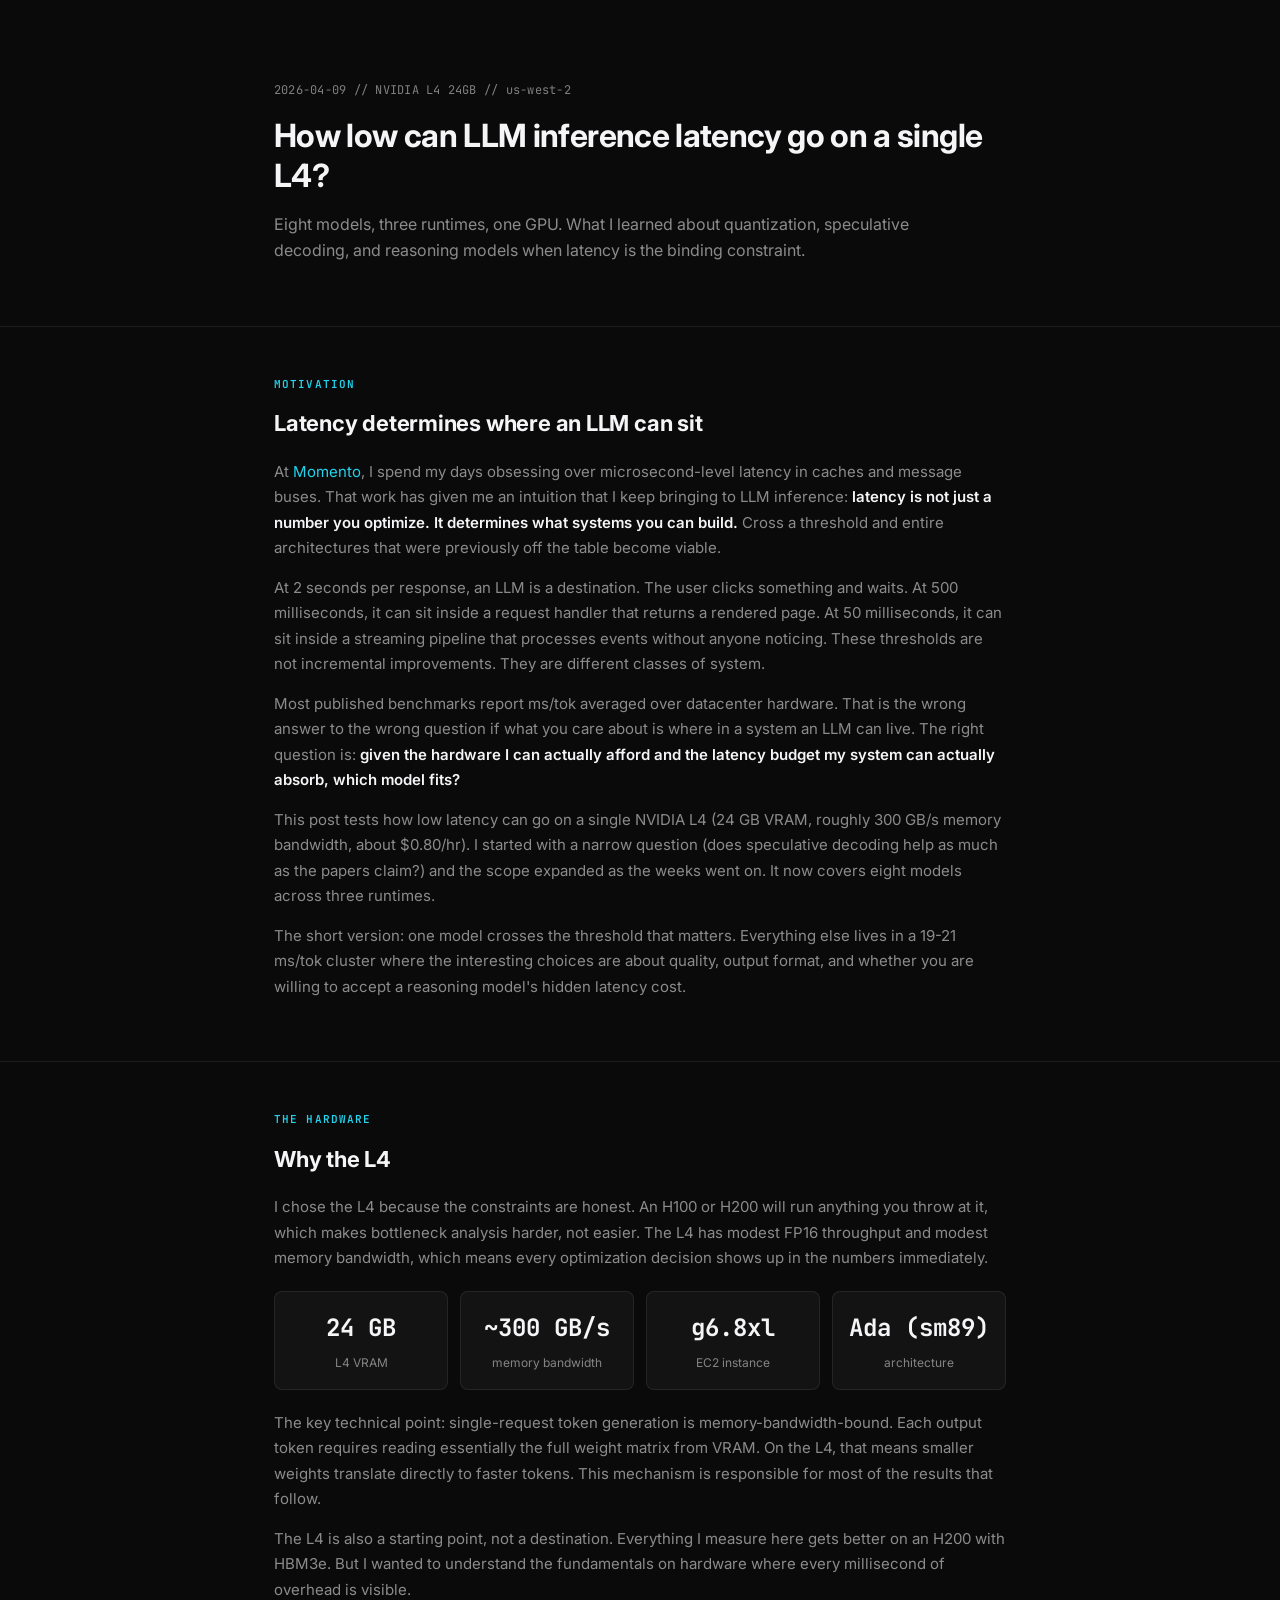
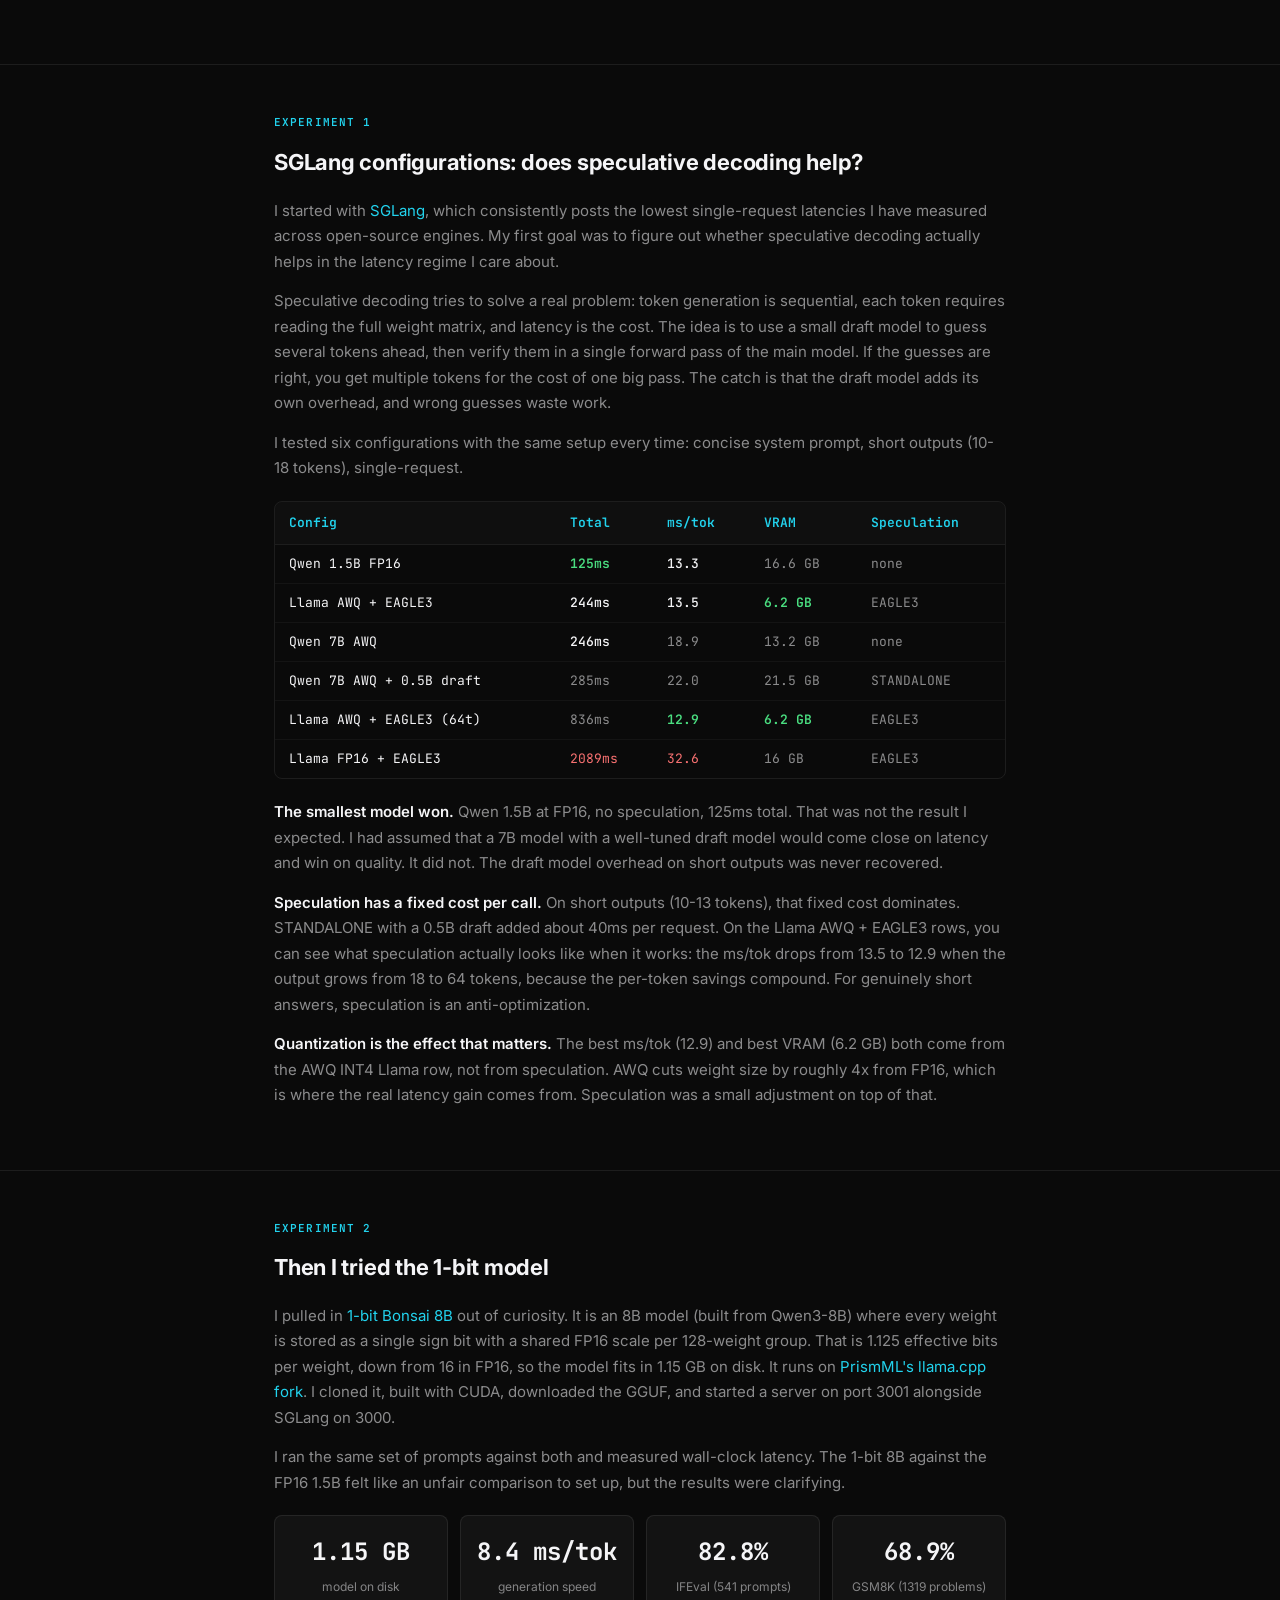
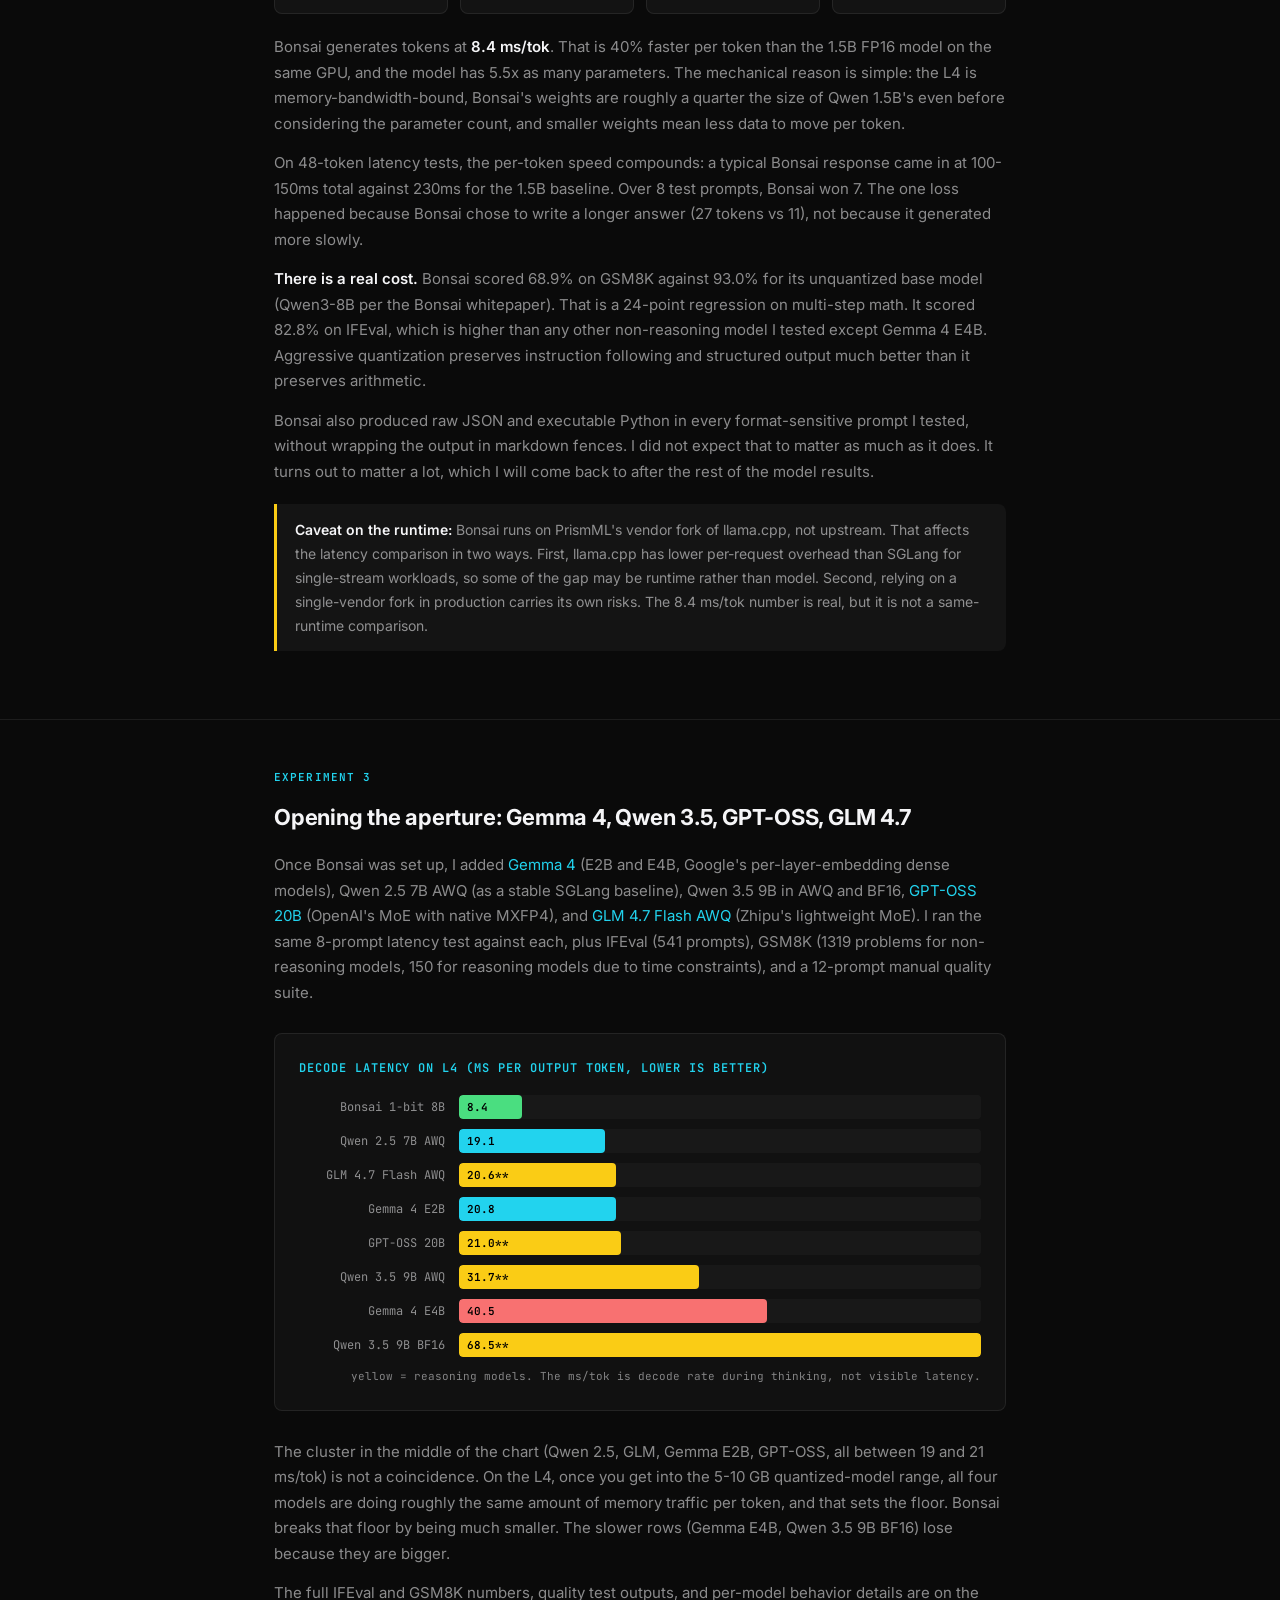
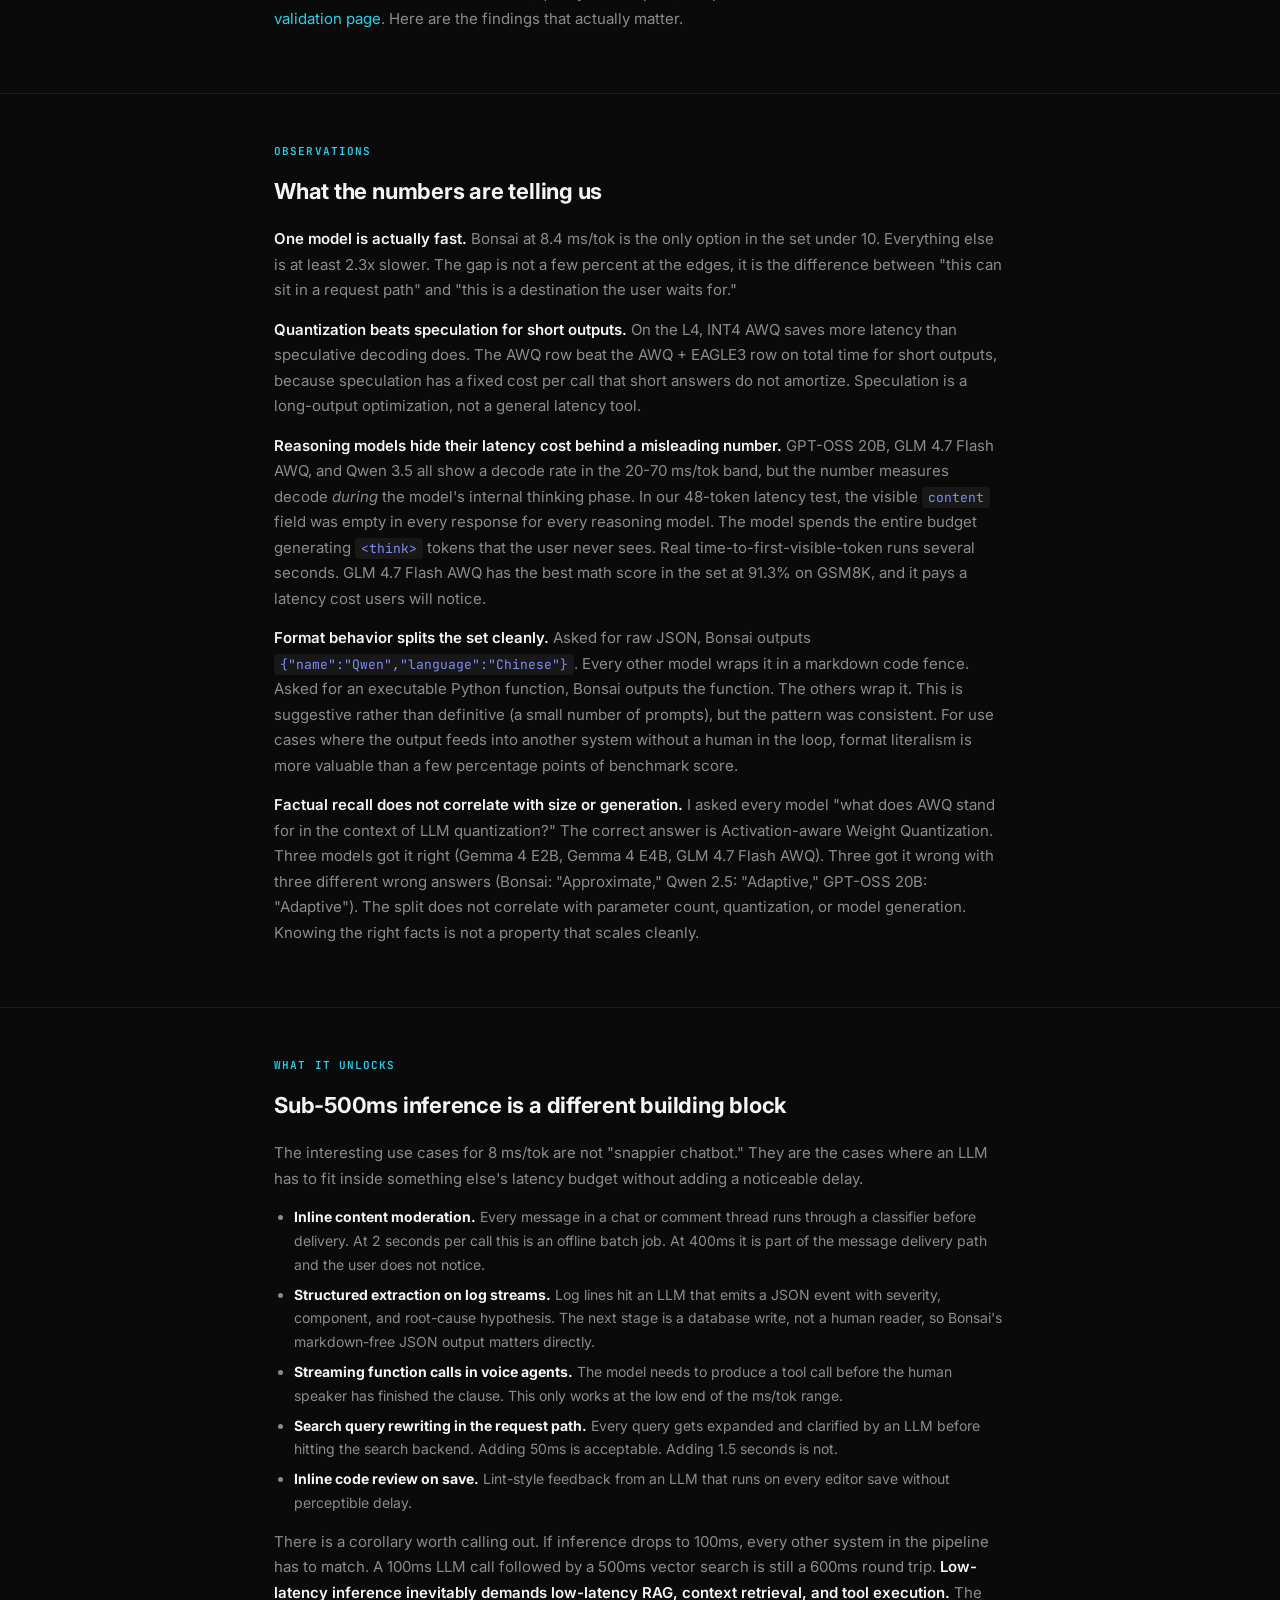
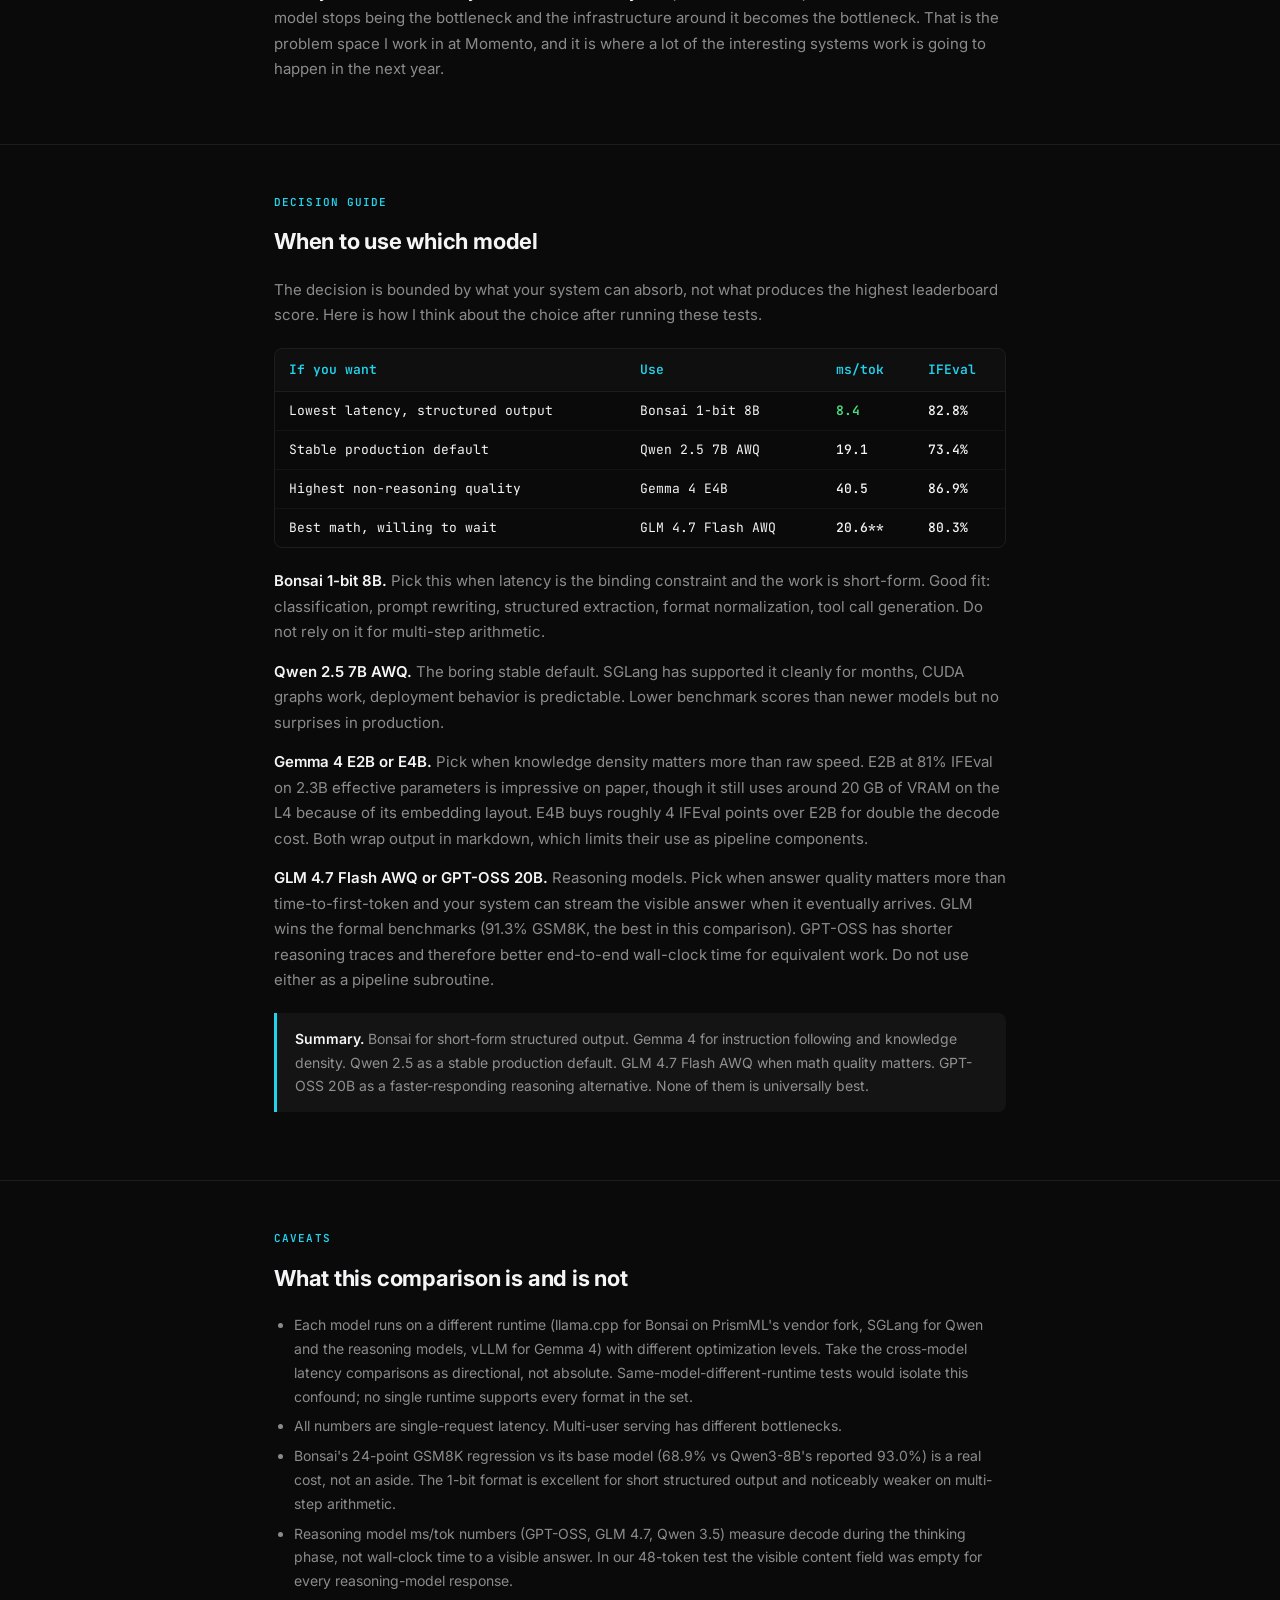
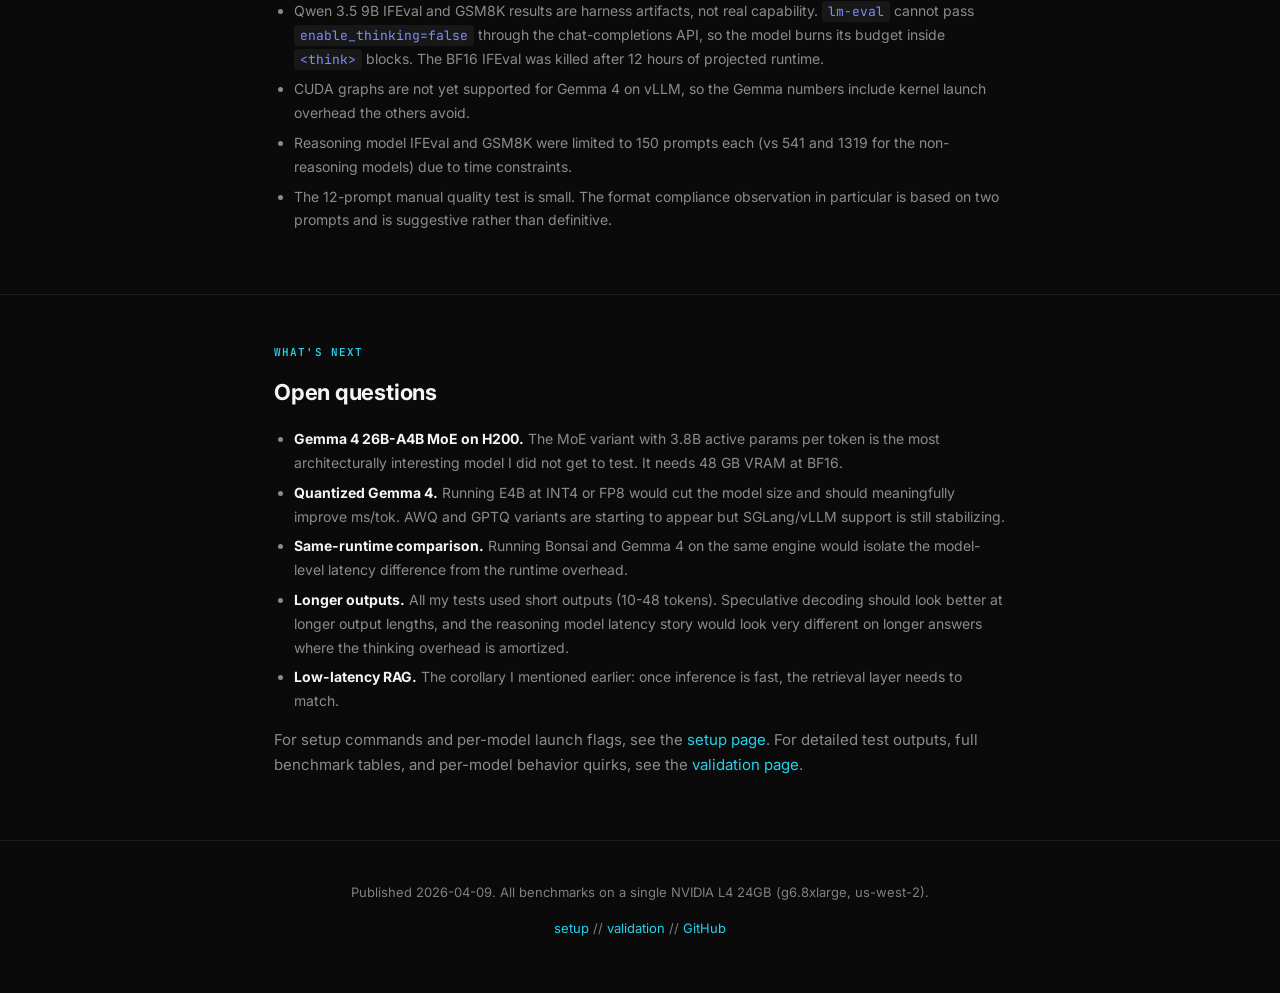
<file: docs/inference/index.html>
<!DOCTYPE html>
<html lang="en">
<head>
  <meta charset="UTF-8" />
  <meta http-equiv="refresh" content="0; url=models/" />
  <link rel="canonical" href="models/" />
  <title>Inference benchmarks</title>
  <meta name="description" content="Low-latency LLM inference on a single GPU. Redirecting to the main writeup." />
  <style>
    body { font-family: -apple-system, sans-serif; background: #0a0a0a; color: #f5f5f7; line-height: 1.7; padding: 80px 24px; max-width: 640px; margin: 0 auto; }
    a { color: #22d3ee; }
  </style>
</head>
<body>
  <h1>Inference benchmarks</h1>
  <p>Redirecting to <a href="models/">the main writeup</a>&hellip;</p>
  <p>If you are not redirected, <a href="models/">click here</a>.</p>
</body>
</html>
</file>
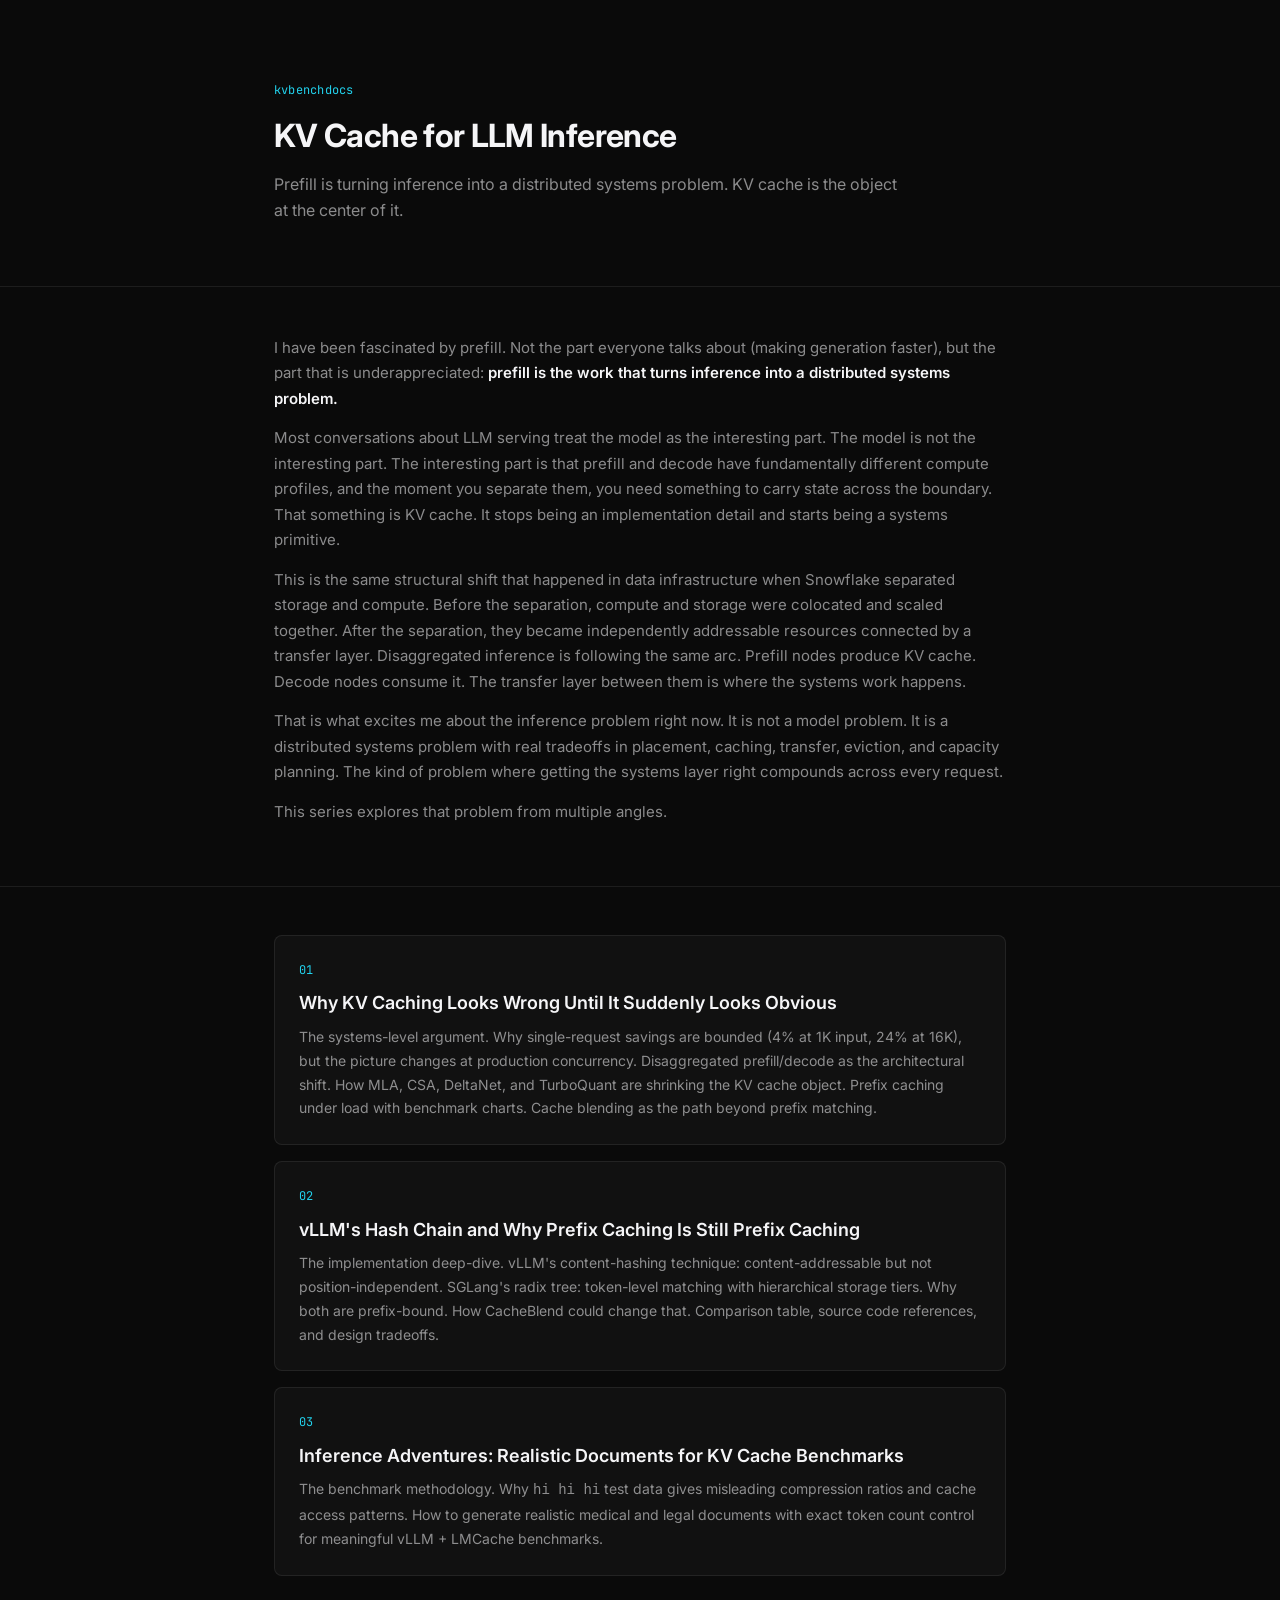
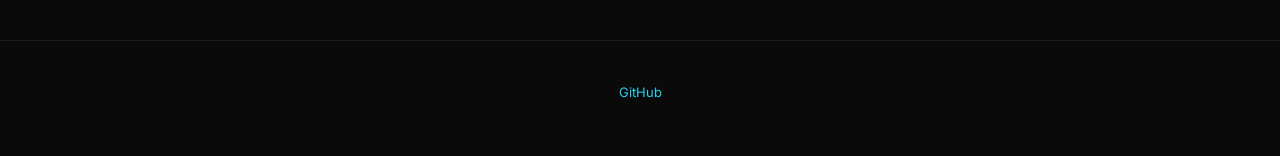
<file: docs/kvcache/index.html>
<!DOCTYPE html>
<html lang="en">
<head>
  <meta charset="UTF-8" />
  <meta name="viewport" content="width=device-width, initial-scale=1.0" />
  <title>KV Cache for LLM Inference</title>
  <meta name="description" content="Prefill is turning inference into a distributed systems problem. KV cache is the object at the center of it. A series on the systems argument, the implementations, and the benchmarks." />
  <meta name="theme-color" content="#0a0a0a" />
  <link rel="preconnect" href="https://fonts.googleapis.com" />
  <link rel="preconnect" href="https://fonts.gstatic.com" crossorigin />
  <link href="https://fonts.googleapis.com/css2?family=Inter:wght@400;500;600;700&family=JetBrains+Mono:wght@400;500;600&display=swap" rel="stylesheet" media="print" onload="this.media='all'" />
  <noscript><link href="https://fonts.googleapis.com/css2?family=Inter:wght@400;500;600;700&family=JetBrains+Mono:wght@400;500;600&display=swap" rel="stylesheet" /></noscript>
  <style>
    :root {
      --bg: #0a0a0a; --bg-card: rgba(255,255,255,0.04); --border: rgba(255,255,255,0.08);
      --text: #f5f5f7; --text-dim: rgba(245,245,247,0.55); --text-muted: rgba(245,245,247,0.50);
      --cyan: #22d3ee; --accent: #818cf8;
      --font: 'Inter', -apple-system, sans-serif; --mono: 'JetBrains Mono', monospace;
    }
    *, *::before, *::after { box-sizing: border-box; margin: 0; padding: 0; }
    html { -webkit-font-smoothing: antialiased; -moz-osx-font-smoothing: grayscale; }
    body { font-family: var(--font); background: var(--bg); color: var(--text); line-height: 1.7; font-size: 15px; }
    a { color: var(--cyan); text-decoration: none; } a:hover { text-decoration: underline; }
    .container { max-width: 780px; margin: 0 auto; padding: 0 24px; }
    header { padding: 80px 0 48px; border-bottom: 1px solid var(--border); }
    header .meta { font-family: var(--mono); font-size: 12px; color: var(--text-muted); margin-bottom: 16px; letter-spacing: 0.02em; }
    header h1 { font-size: 32px; font-weight: 700; line-height: 1.25; letter-spacing: -0.02em; margin-bottom: 16px; }
    header .subtitle { font-size: 16px; color: var(--text-dim); line-height: 1.6; max-width: 640px; }
    .section { padding: 48px 0; border-bottom: 1px solid var(--border); }
    .section:last-of-type { border-bottom: none; }
    p { margin-bottom: 14px; color: var(--text-dim); }
    p strong { color: var(--text); font-weight: 600; }
    .post-link { display: block; padding: 24px; margin-bottom: 16px; background: rgba(255,255,255,0.03); border: 1px solid var(--border); border-radius: 8px; transition: border-color 0.2s; }
    .post-link:hover { border-color: rgba(255,255,255,0.2); text-decoration: none; }
    .post-link h3 { font-size: 18px; font-weight: 600; margin-bottom: 6px; color: var(--text); }
    .post-link p { font-size: 14px; color: var(--text-dim); margin: 0; }
    .post-link .num { font-family: var(--mono); font-size: 12px; color: var(--cyan); margin-bottom: 8px; }
    footer { padding: 40px 0; border-top: 1px solid var(--border); text-align: center; }
    footer p { font-size: 13px; color: var(--text-muted); }
    @media (max-width: 600px) { header h1 { font-size: 24px; } }
  </style>
</head>
<body>

<header>
  <div class="container">
    <div class="meta"><a href="https://github.com/ksmotiv8/kvbenchdocs">kvbenchdocs</a></div>
    <h1>KV Cache for LLM Inference</h1>
    <p class="subtitle">Prefill is turning inference into a distributed systems problem. KV cache is the object at the center of it.</p>
  </div>
</header>

<main>

<section class="section">
  <div class="container">
    <p>I have been fascinated by prefill. Not the part everyone talks about (making generation faster), but the part that is underappreciated: <strong>prefill is the work that turns inference into a distributed systems problem.</strong></p>

    <p>Most conversations about LLM serving treat the model as the interesting part. The model is not the interesting part. The interesting part is that prefill and decode have fundamentally different compute profiles, and the moment you separate them, you need something to carry state across the boundary. That something is KV cache. It stops being an implementation detail and starts being a systems primitive.</p>

    <p>This is the same structural shift that happened in data infrastructure when Snowflake separated storage and compute. Before the separation, compute and storage were colocated and scaled together. After the separation, they became independently addressable resources connected by a transfer layer. Disaggregated inference is following the same arc. Prefill nodes produce KV cache. Decode nodes consume it. The transfer layer between them is where the systems work happens.</p>

    <p>That is what excites me about the inference problem right now. It is not a model problem. It is a distributed systems problem with real tradeoffs in placement, caching, transfer, eviction, and capacity planning. The kind of problem where getting the systems layer right compounds across every request.</p>

    <p>This series explores that problem from multiple angles.</p>
  </div>
</section>

<section class="section">
  <div class="container">
    <a href="why/" class="post-link">
      <div class="num">01</div>
      <h3>Why KV Caching Looks Wrong Until It Suddenly Looks Obvious</h3>
      <p>The systems-level argument. Why single-request savings are bounded (4% at 1K input, 24% at 16K), but the picture changes at production concurrency. Disaggregated prefill/decode as the architectural shift. How MLA, CSA, DeltaNet, and TurboQuant are shrinking the KV cache object. Prefix caching under load with benchmark charts. Cache blending as the path beyond prefix matching.</p>
    </a>

    <a href="prefix-caching-internals/" class="post-link">
      <div class="num">02</div>
      <h3>vLLM's Hash Chain and Why Prefix Caching Is Still Prefix Caching</h3>
      <p>The implementation deep-dive. vLLM's content-hashing technique: content-addressable but not position-independent. SGLang's radix tree: token-level matching with hierarchical storage tiers. Why both are prefix-bound. How CacheBlend could change that. Comparison table, source code references, and design tradeoffs.</p>
    </a>

    <a href="../" class="post-link">
      <div class="num">03</div>
      <h3>Inference Adventures: Realistic Documents for KV Cache Benchmarks</h3>
      <p>The benchmark methodology. Why <code>hi hi hi</code> test data gives misleading compression ratios and cache access patterns. How to generate realistic medical and legal documents with exact token count control for meaningful vLLM + LMCache benchmarks.</p>
    </a>
  </div>
</section>

</main>

<footer>
  <div class="container">
    <p><a href="https://github.com/ksmotiv8/kvbenchdocs">GitHub</a></p>
  </div>
</footer>

</body>
</html>
</file>
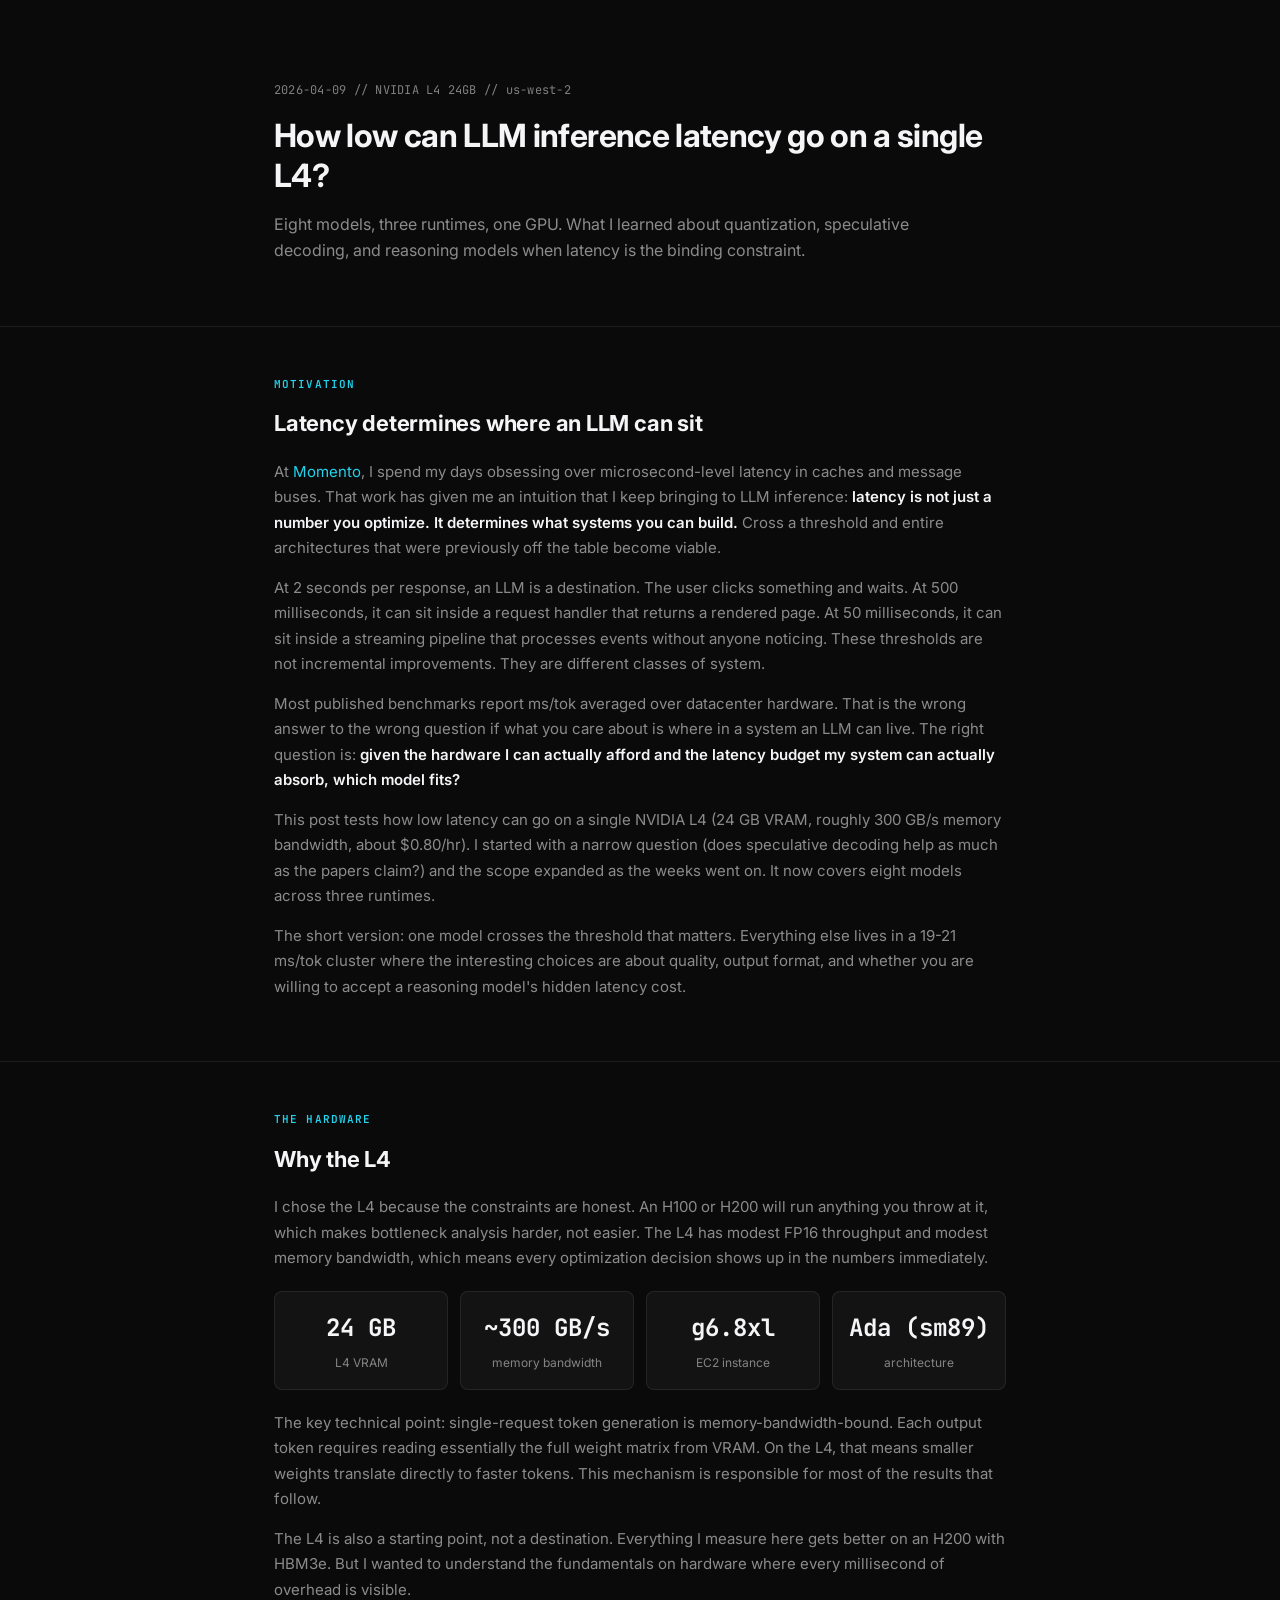
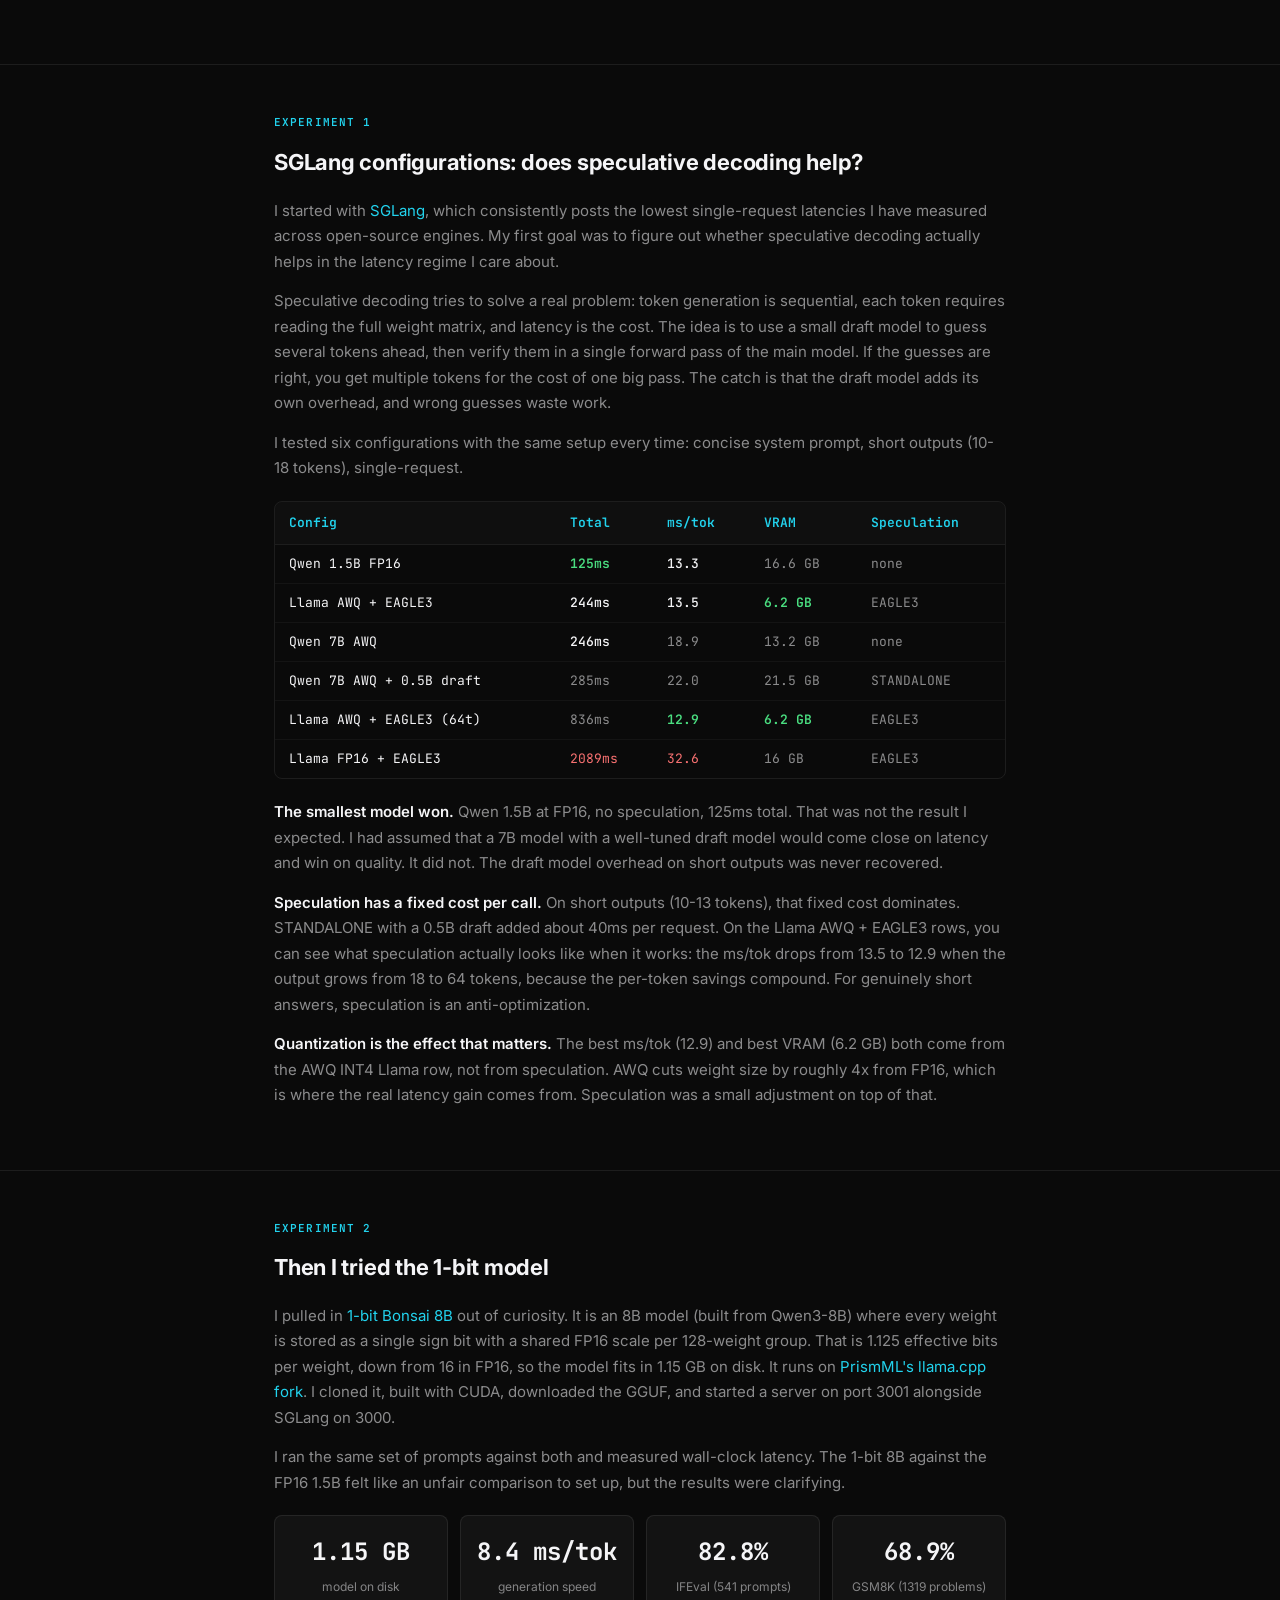
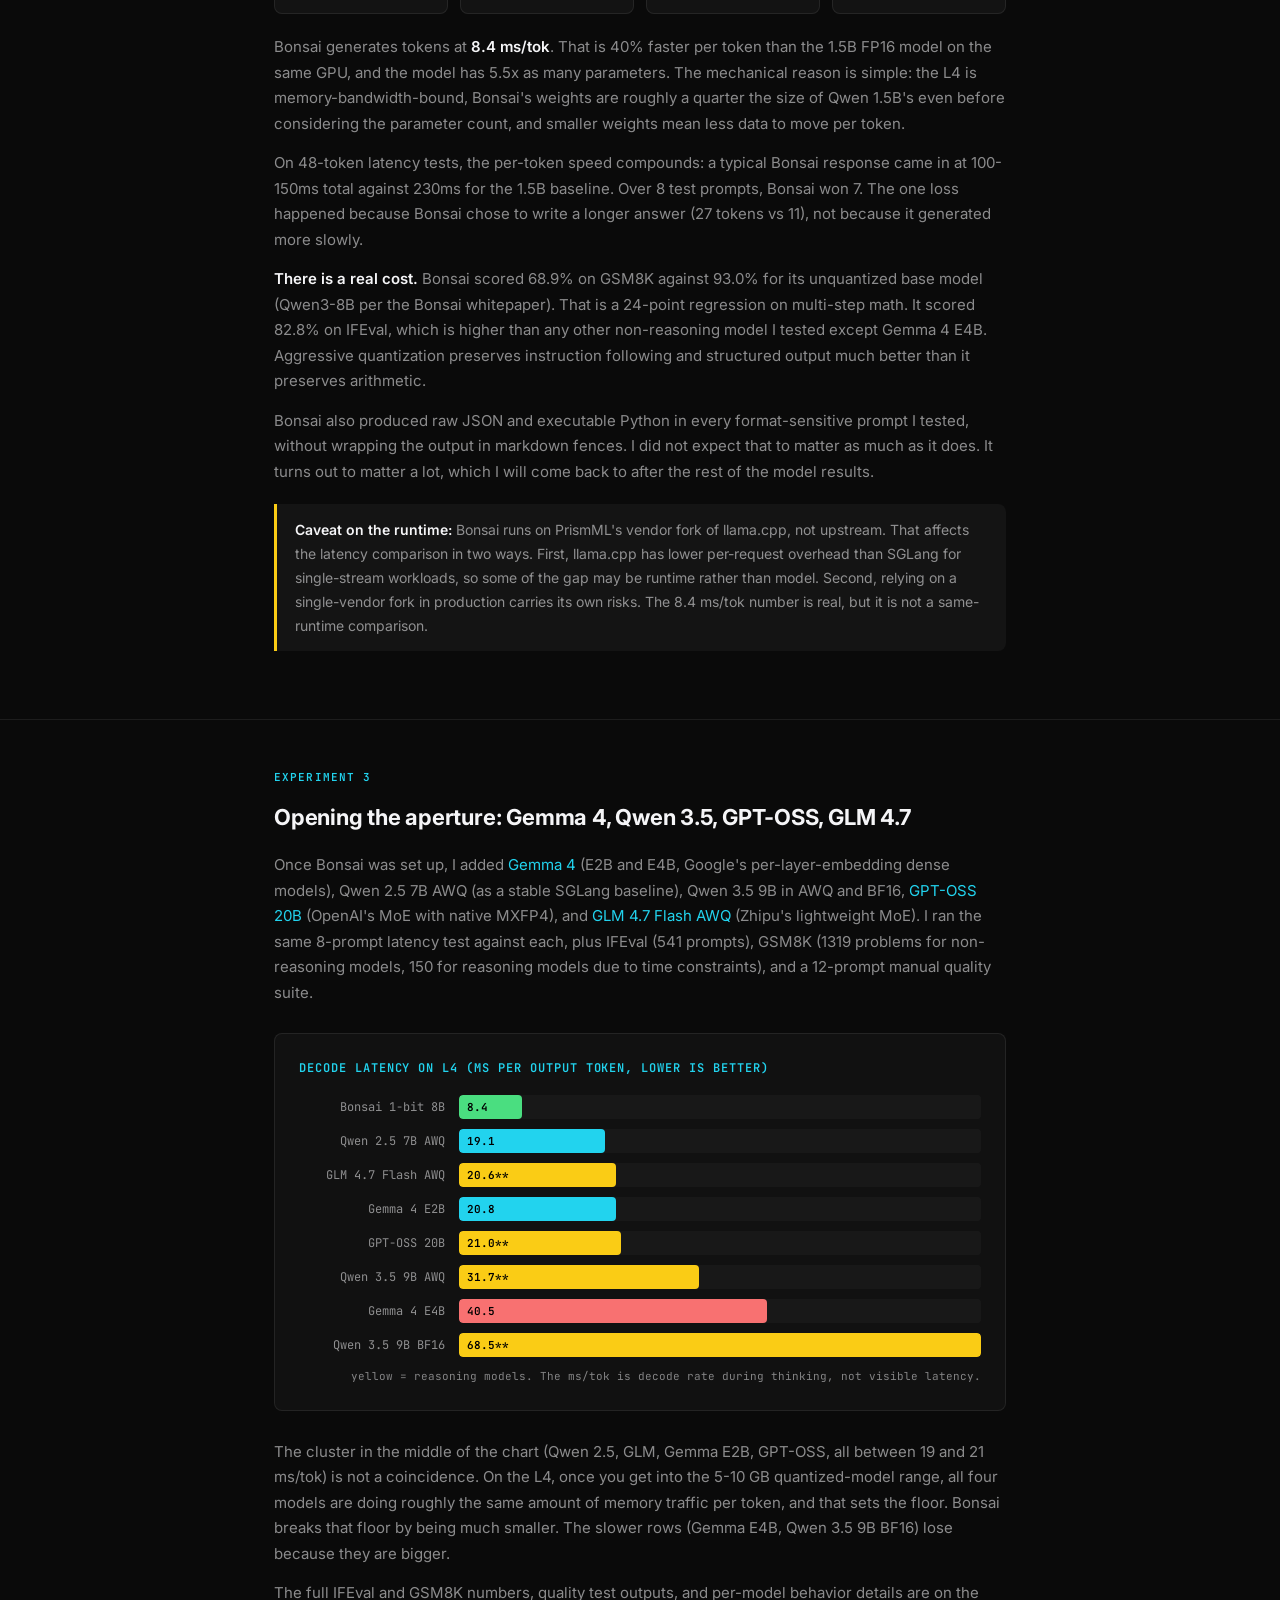
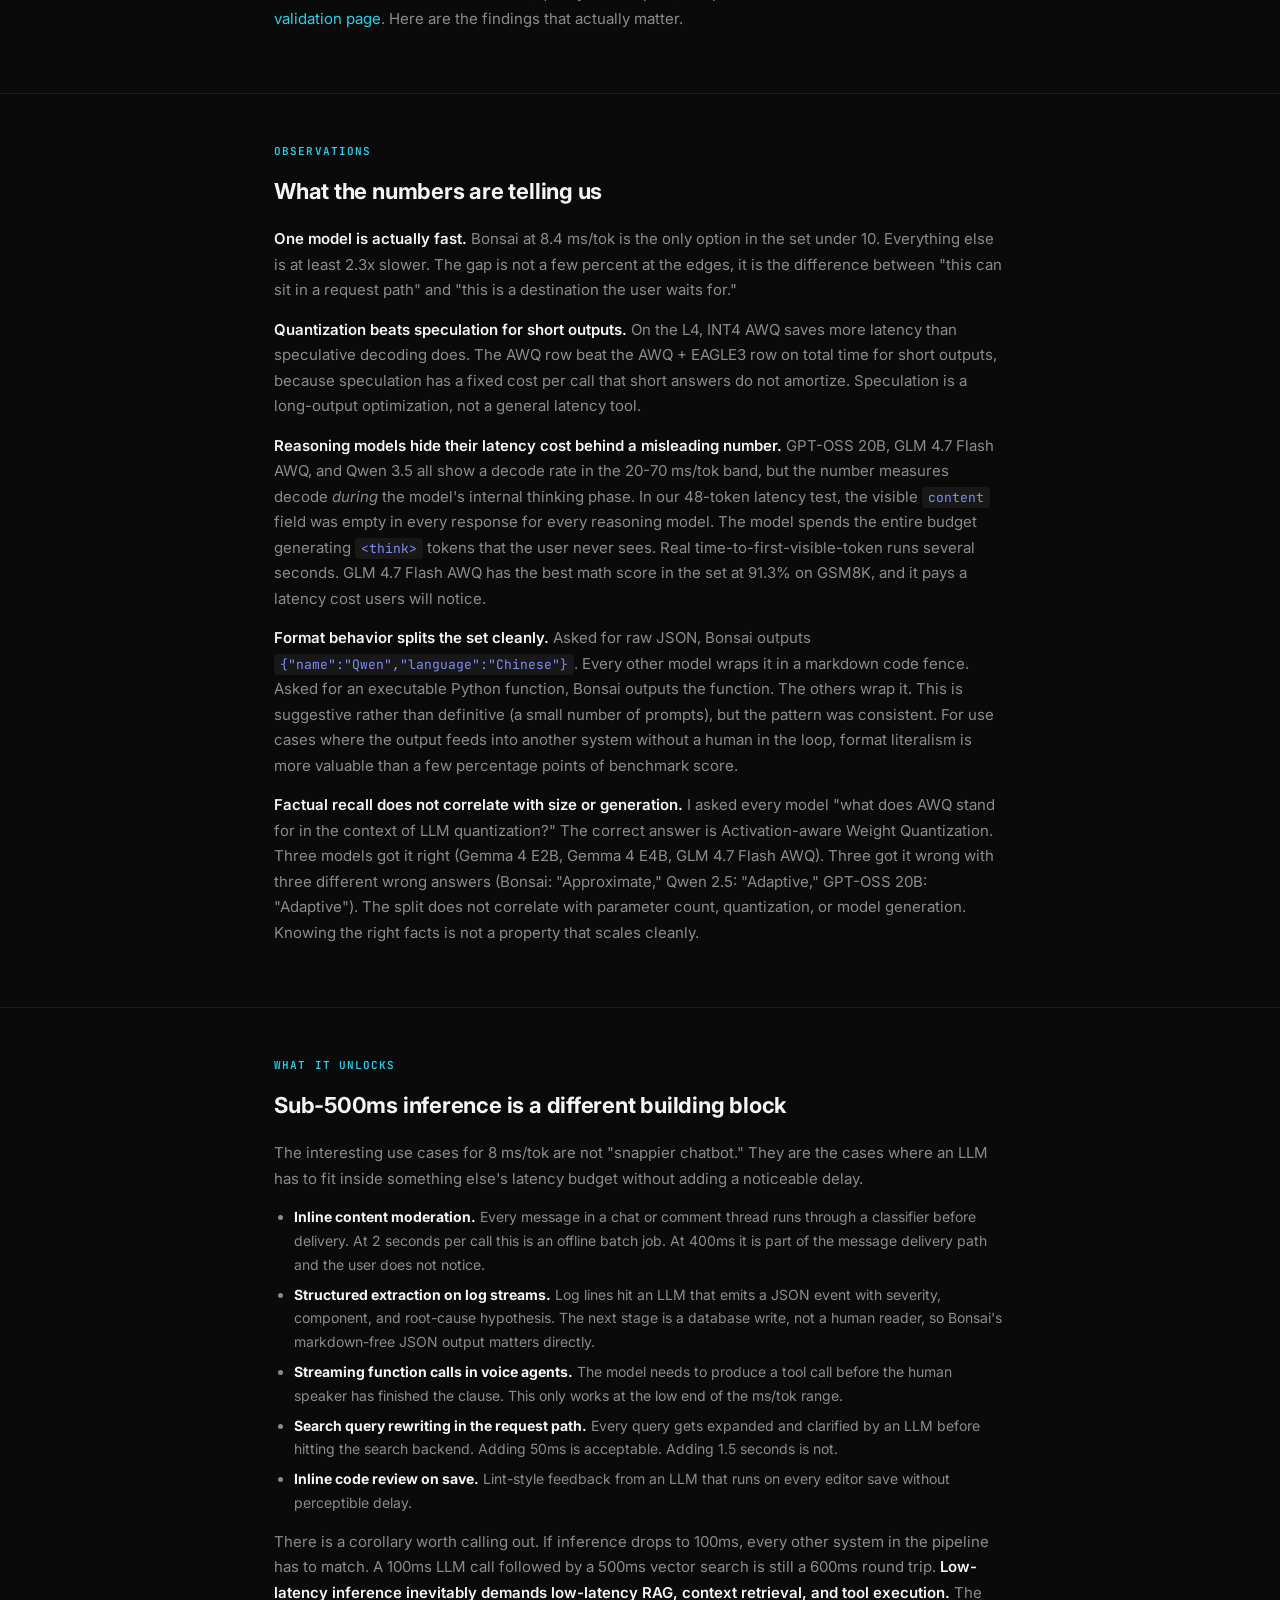
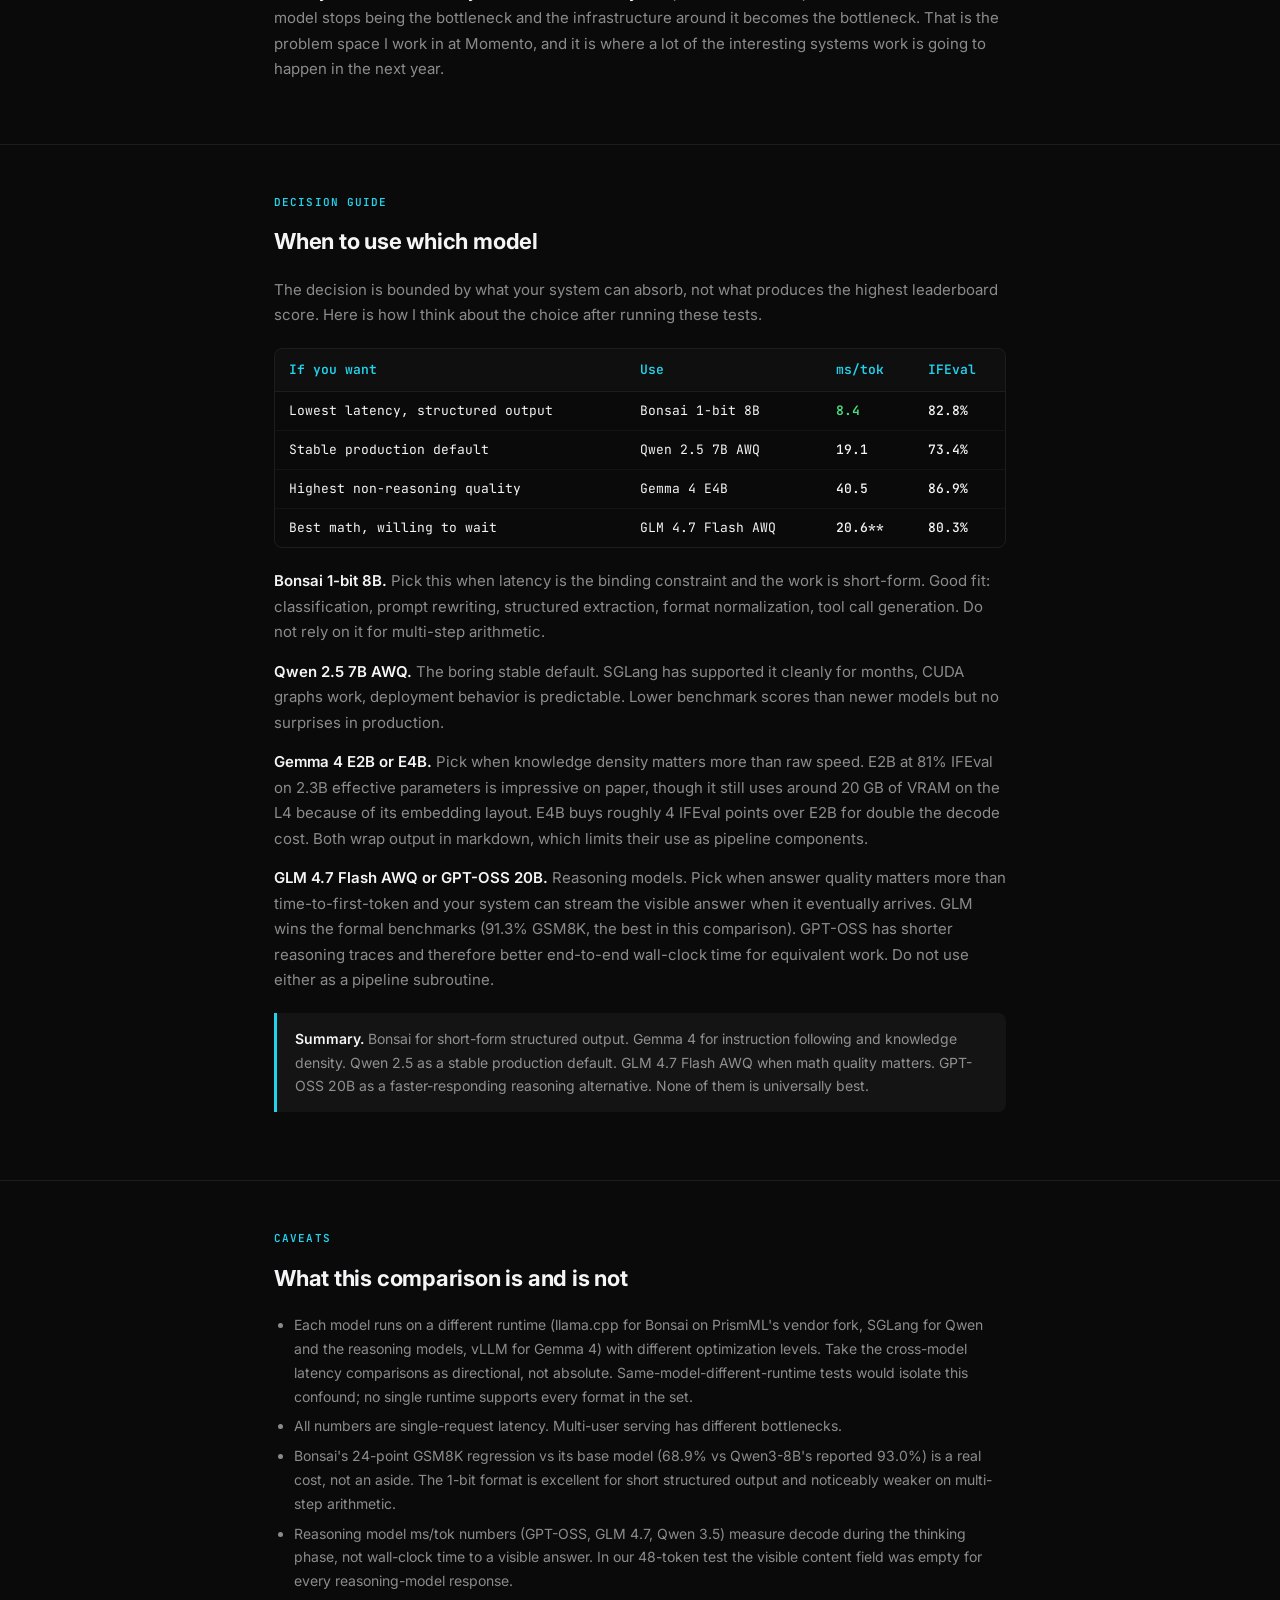
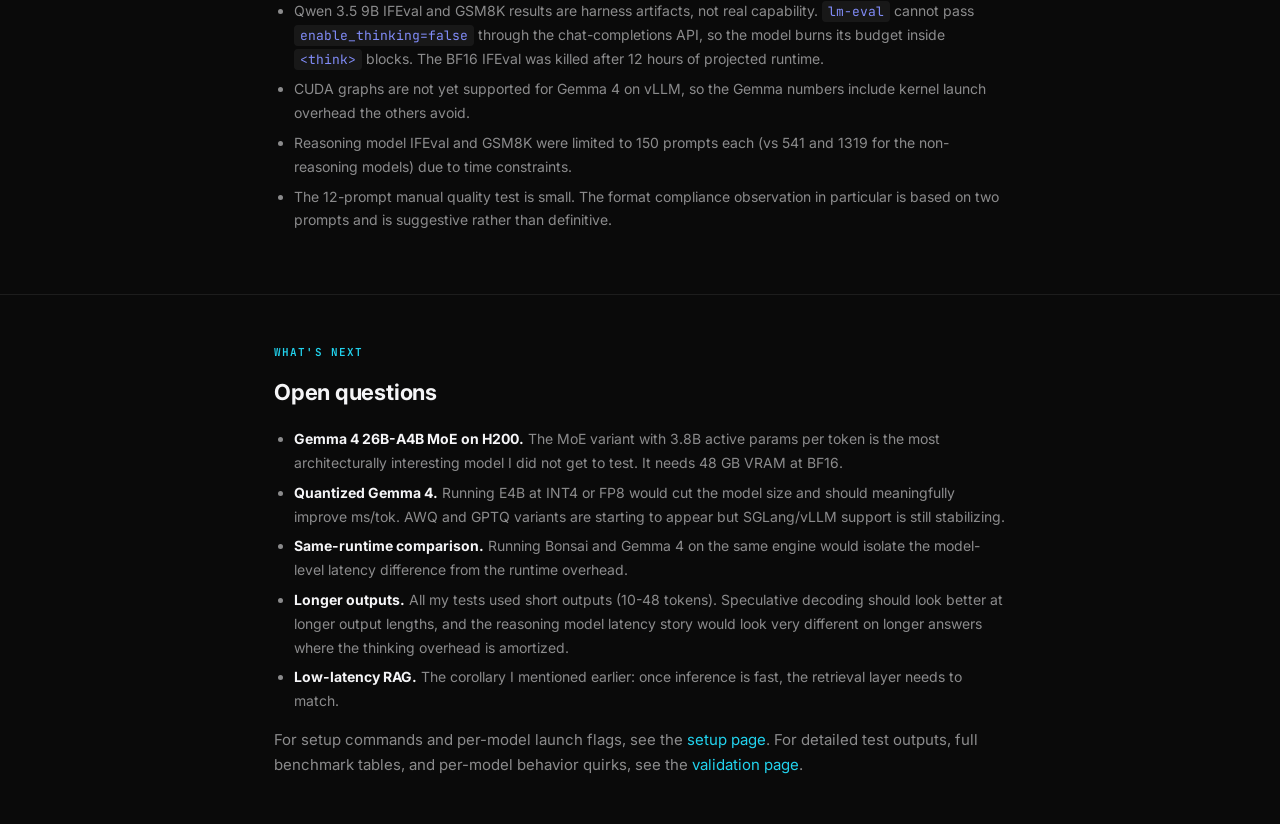
<file: docs/inference/latency/index.html>
<!DOCTYPE html>
<html lang="en">
<head>
  <meta charset="UTF-8" />
  <meta http-equiv="refresh" content="0; url=../models/" />
  <link rel="canonical" href="../models/" />
  <title>Moved: How low can LLM inference latency go on a single L4?</title>
  <meta name="description" content="This post has moved. Redirecting to the consolidated writeup." />
  <style>
    body { font-family: -apple-system, sans-serif; background: #0a0a0a; color: #f5f5f7; line-height: 1.7; padding: 80px 24px; max-width: 640px; margin: 0 auto; }
    a { color: #22d3ee; }
  </style>
</head>
<body>
  <h1>This post has moved</h1>
  <p>The original "Latency Changes Everything" writeup has been consolidated and expanded into the main inference benchmarks post.</p>
  <p>Redirecting to <a href="../models/">../models/</a>&hellip;</p>
  <p>If you are not redirected, <a href="../models/">click here</a>.</p>
</body>
</html>
</file>
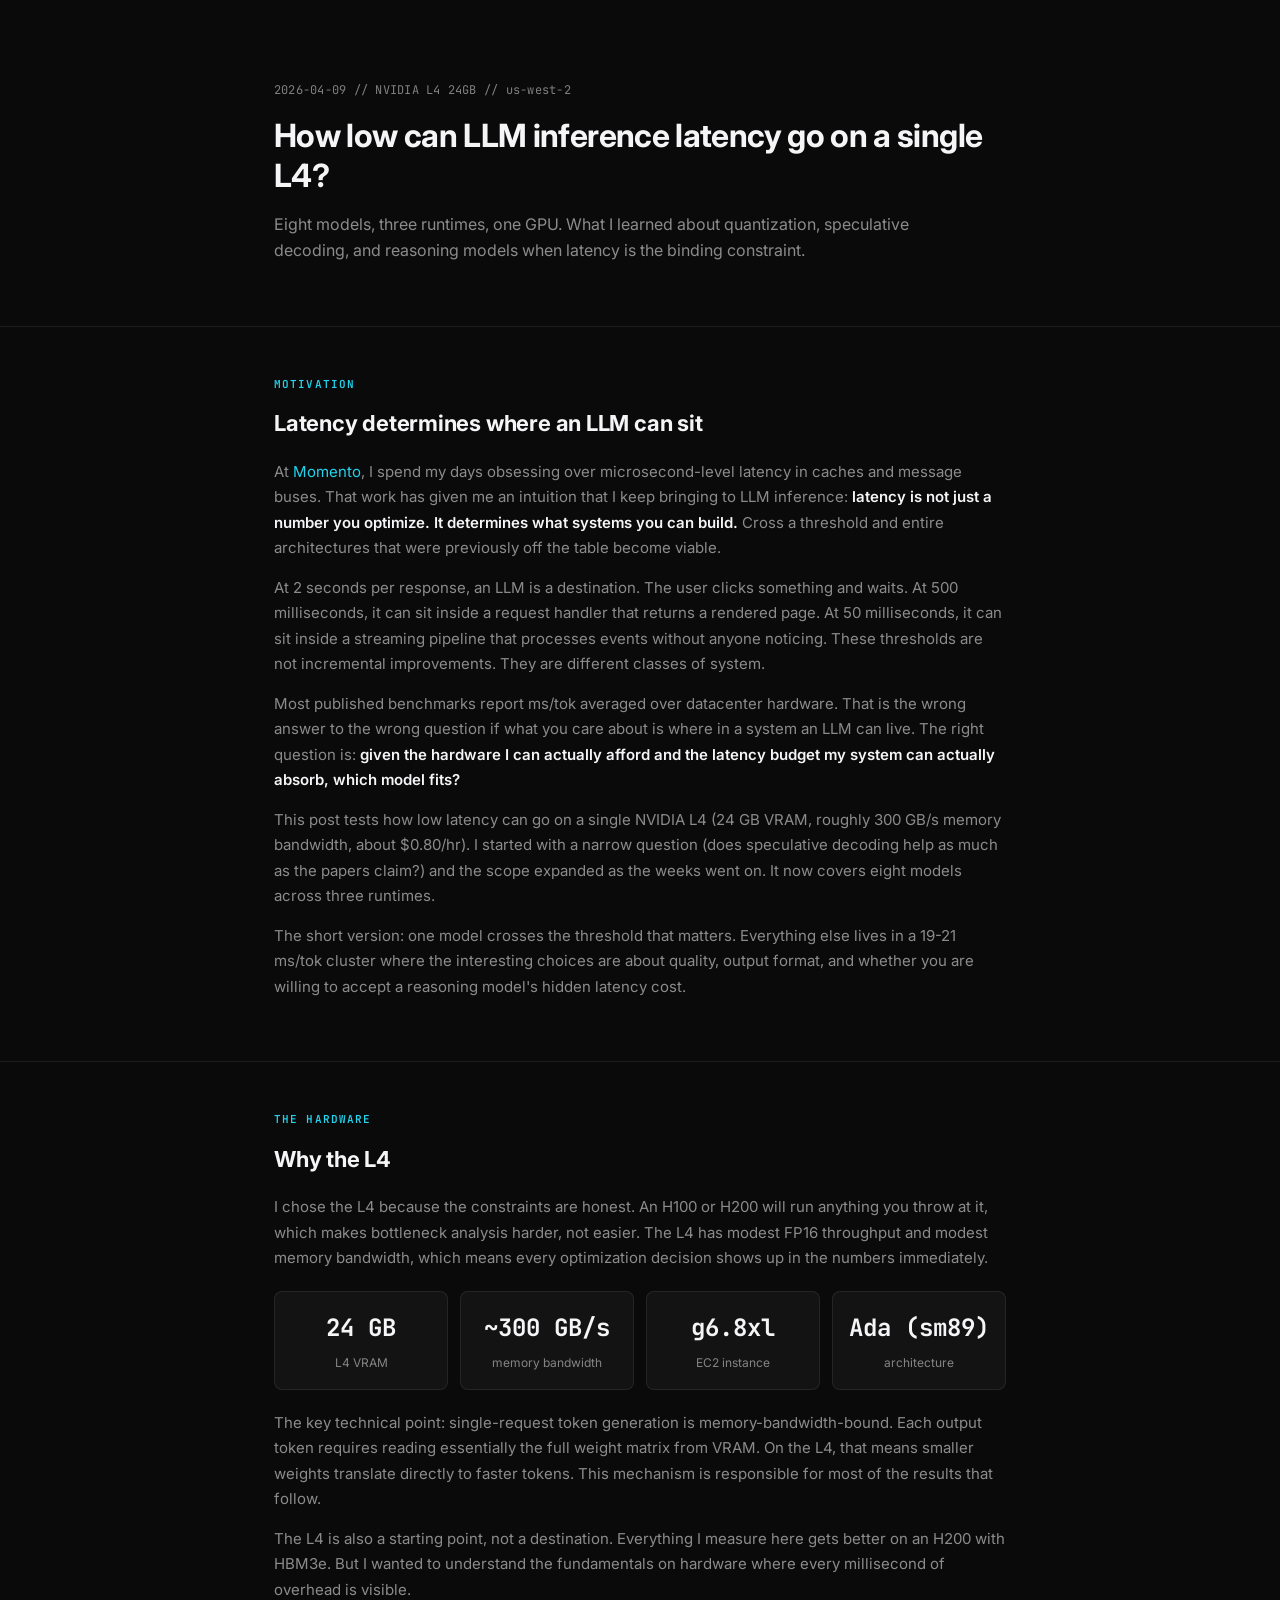
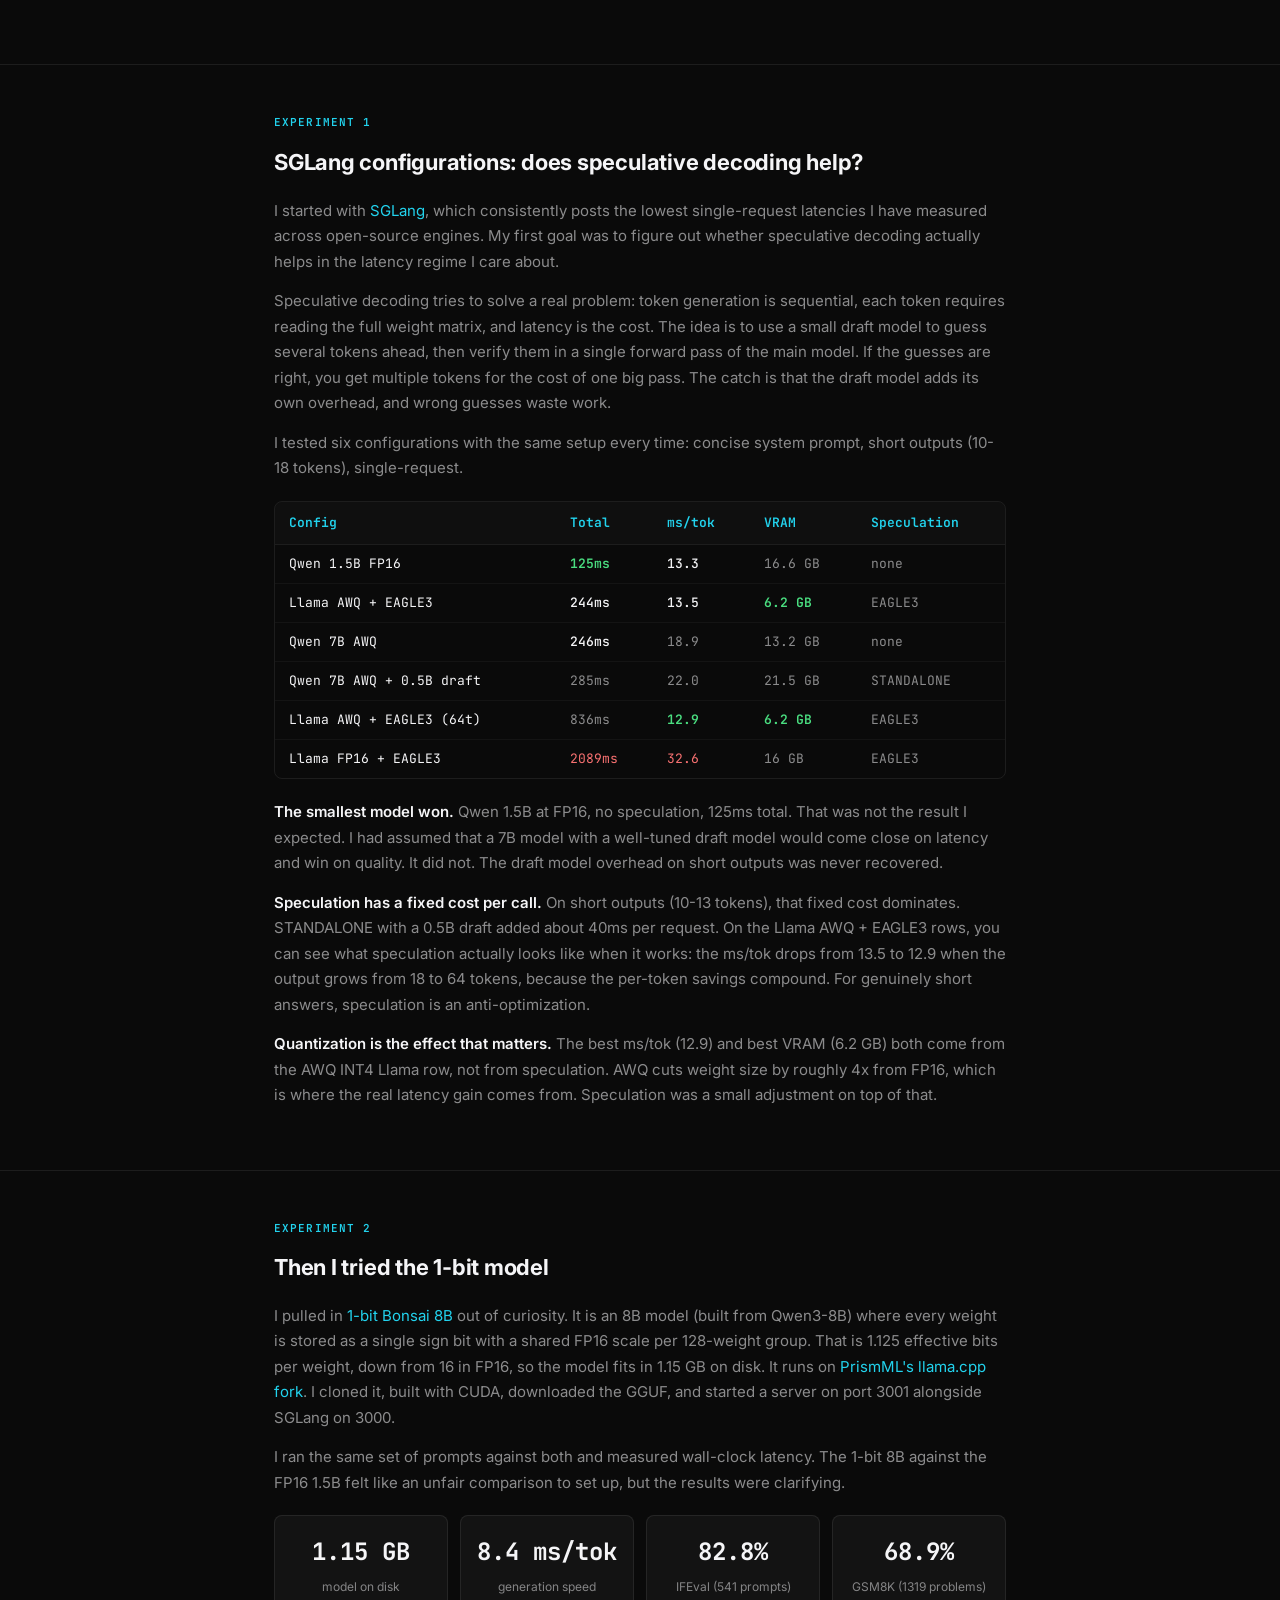
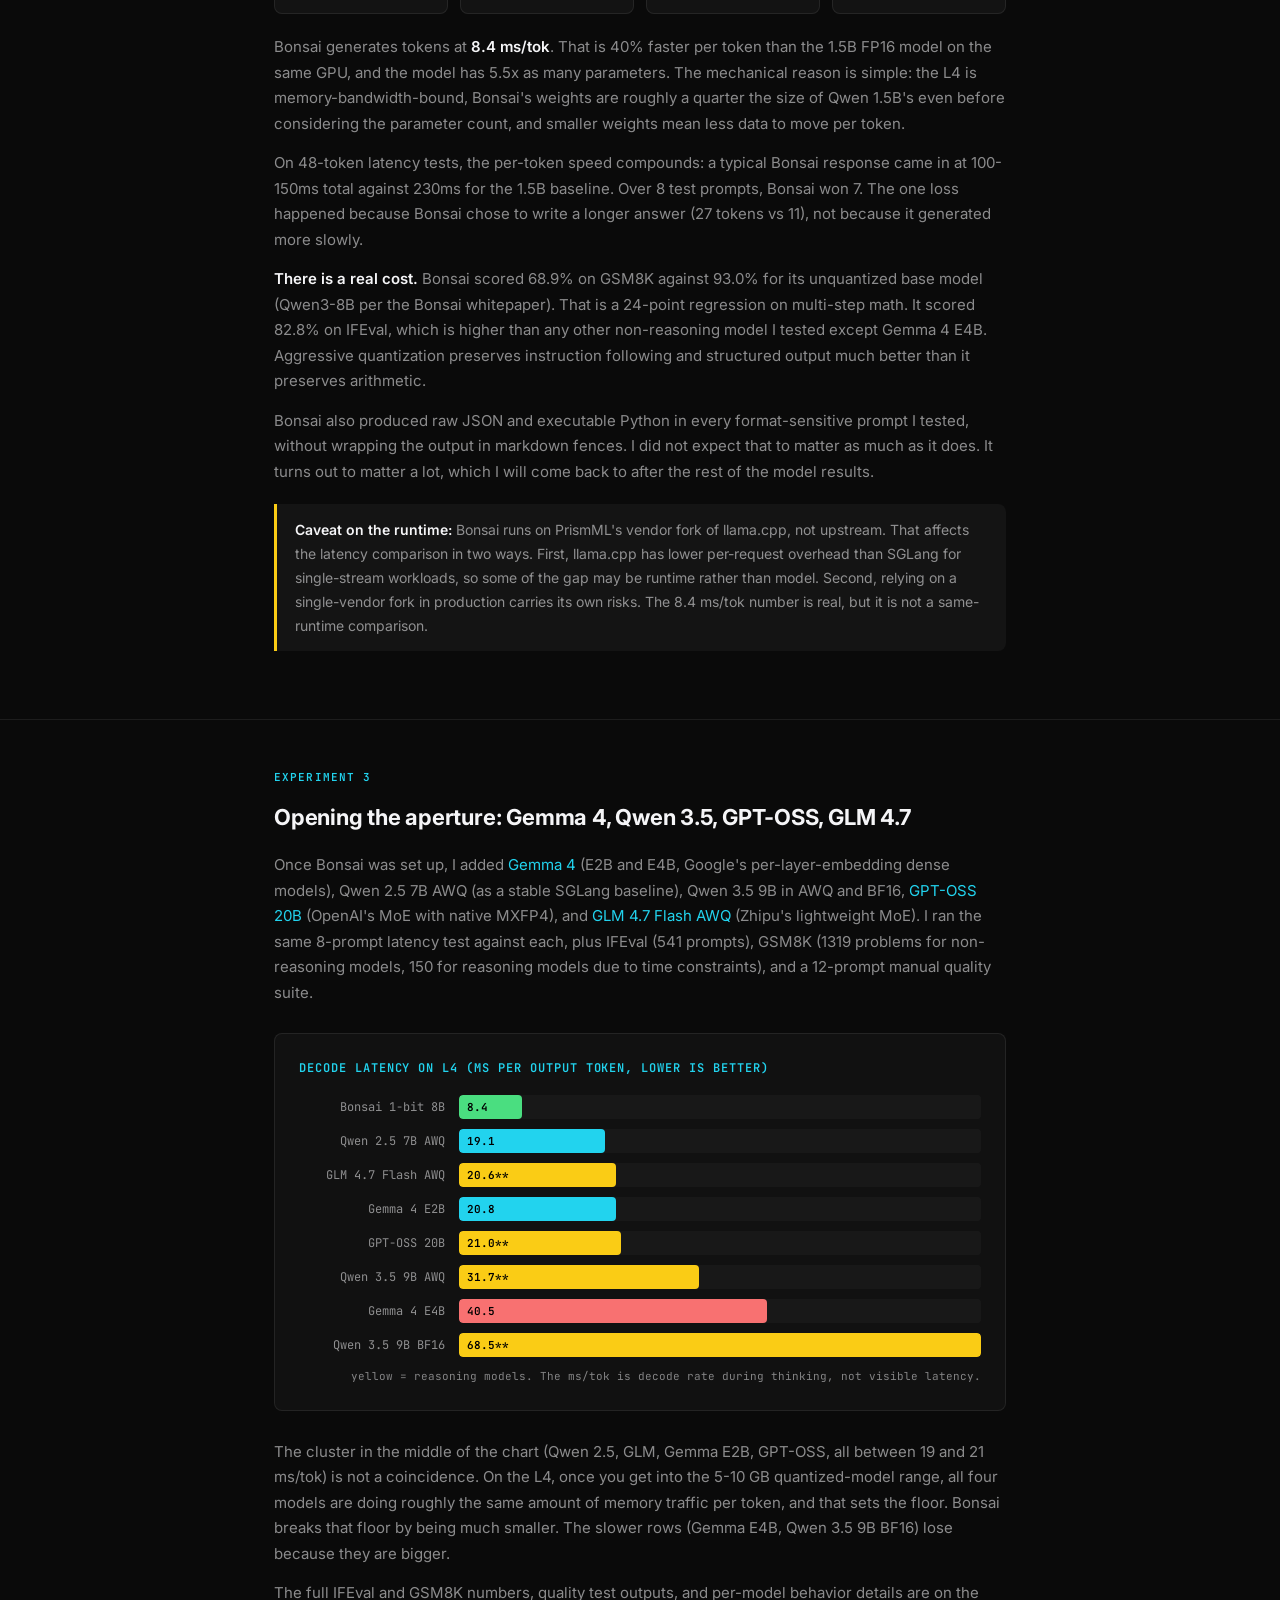
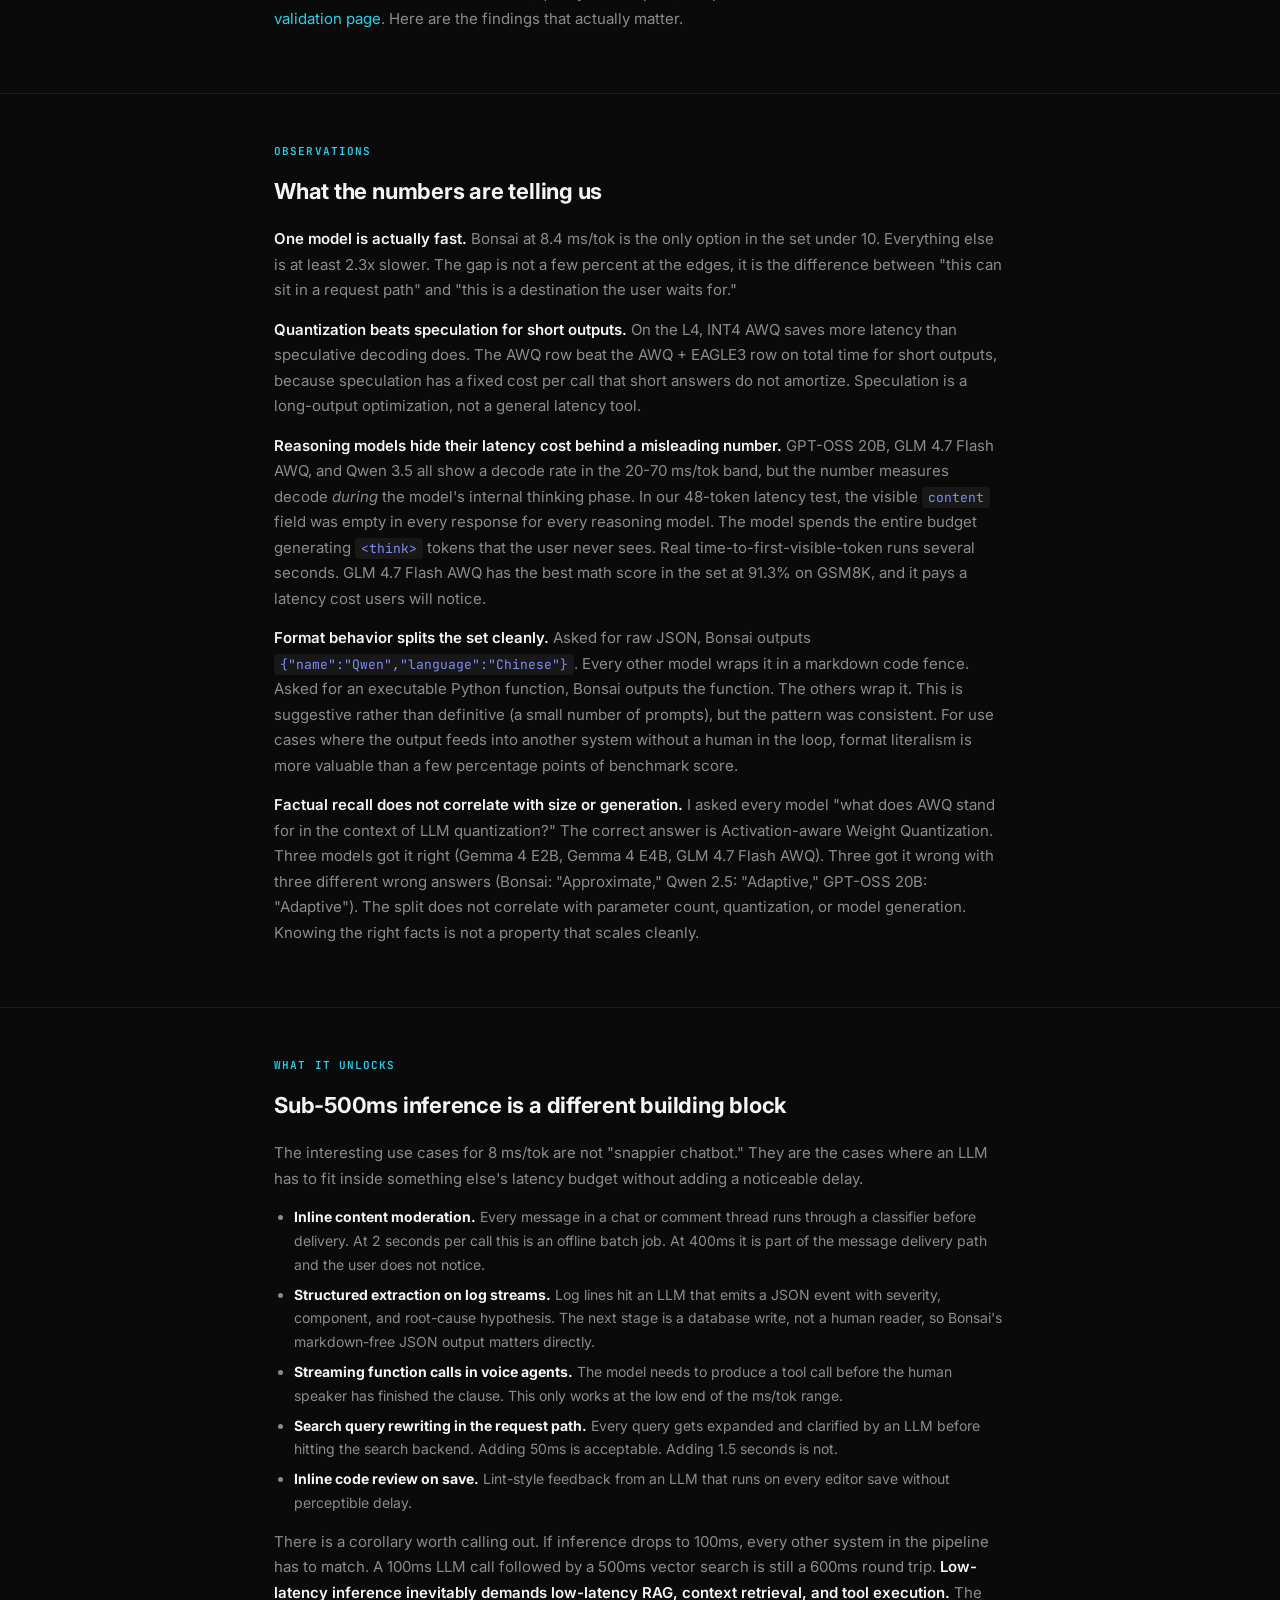
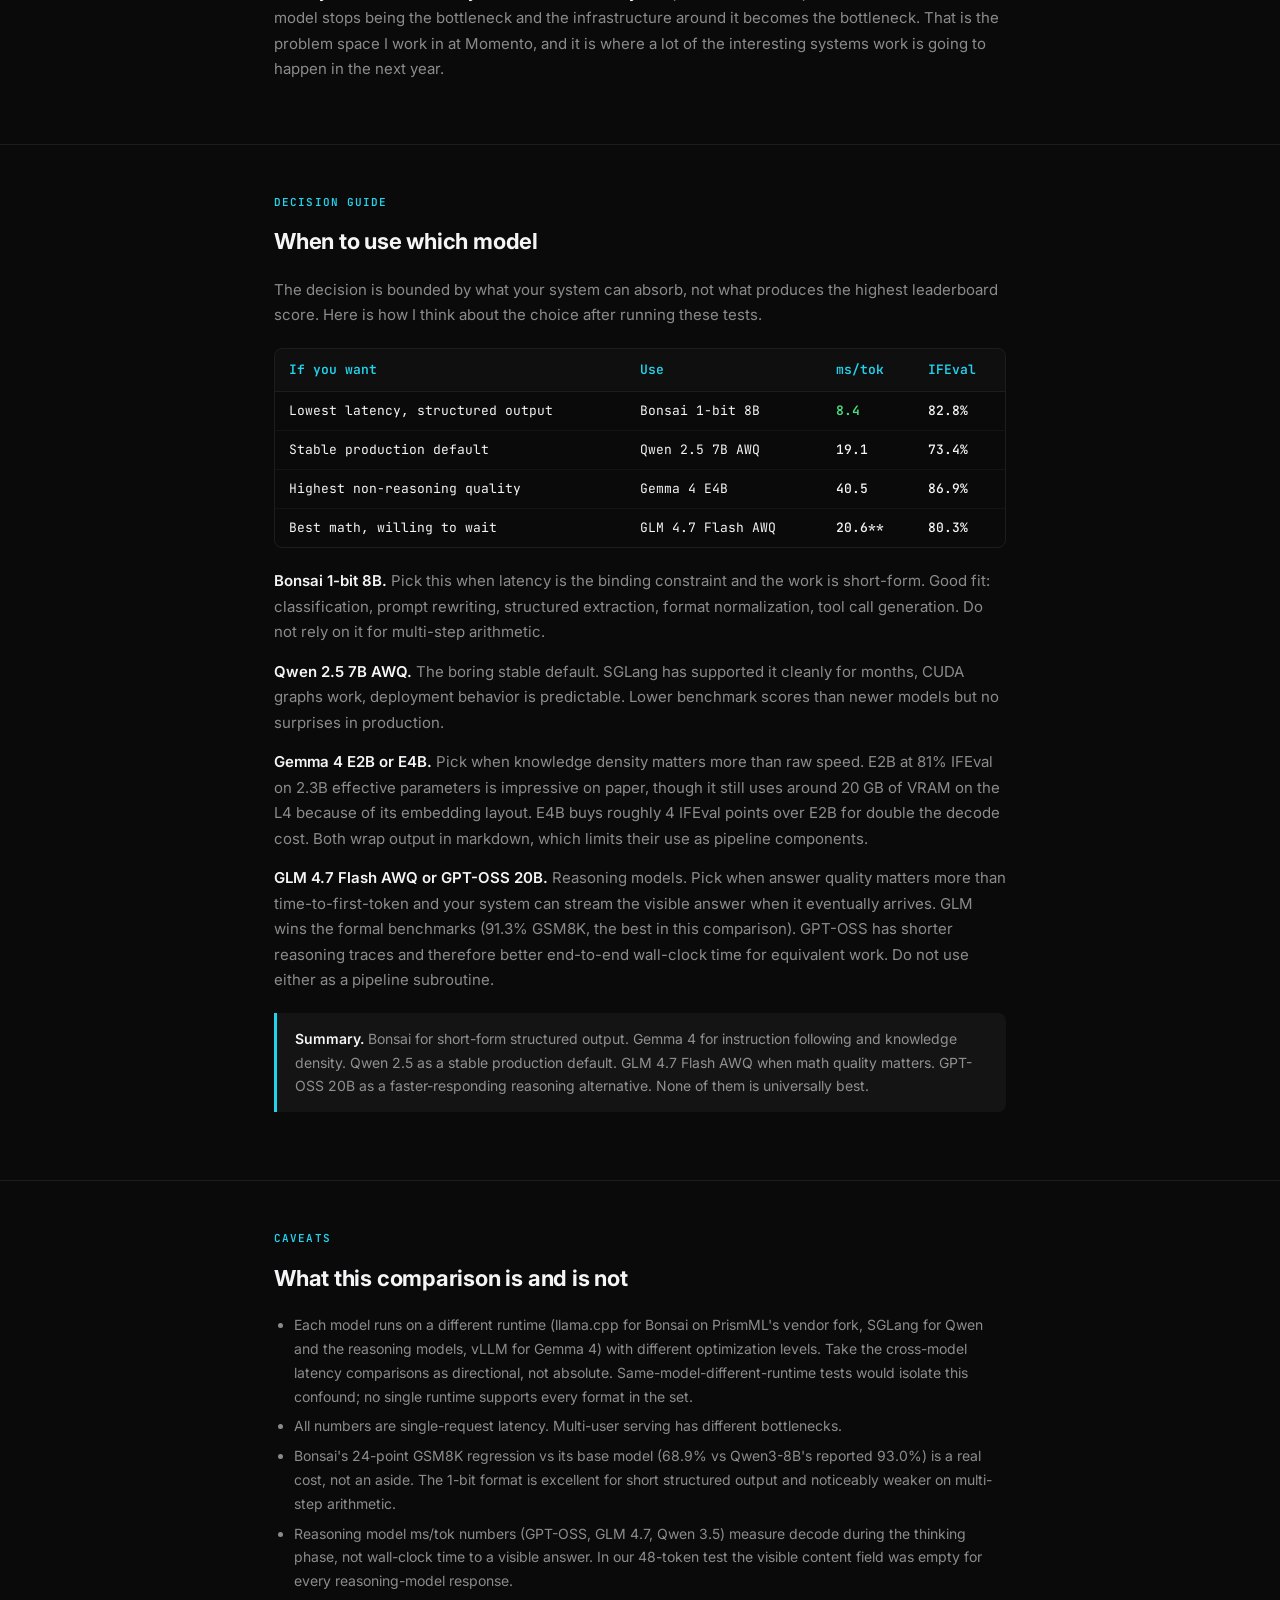
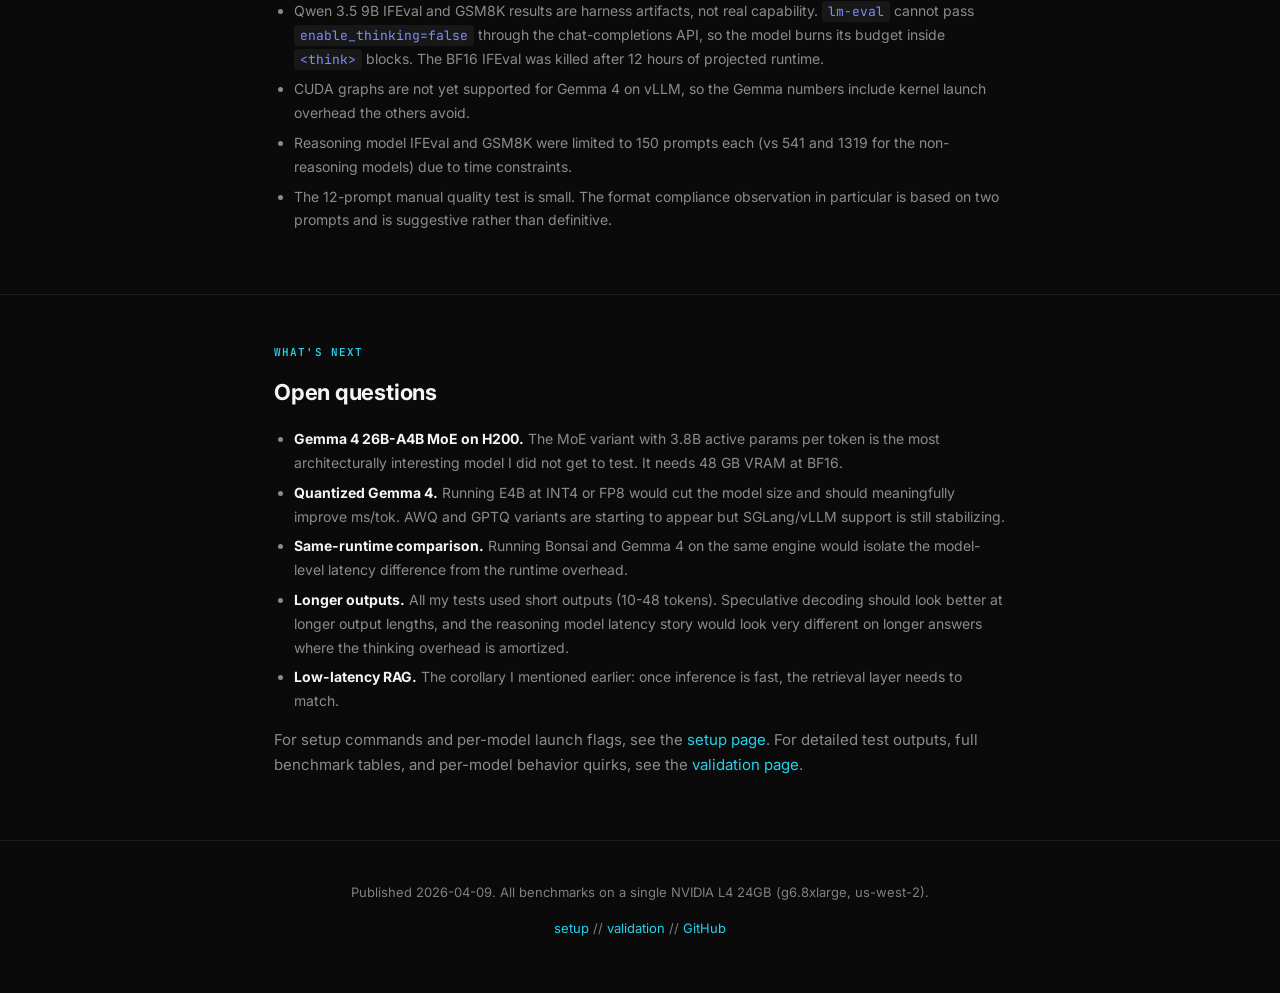
<file: docs/inference/models/index.html>
<!DOCTYPE html>
<html lang="en">
<head>
  <meta charset="UTF-8" />
  <meta name="viewport" content="width=device-width, initial-scale=1.0" />
  <title>How Low Can LLM Inference Latency Go on a Single L4?</title>
  <meta name="description" content="Eight models tested on a single NVIDIA L4. What I learned about quantization, speculative decoding, and reasoning models when latency is the binding constraint." />
  <meta name="theme-color" content="#0a0a0a" />
  <link rel="preconnect" href="https://fonts.googleapis.com" />
  <link rel="preconnect" href="https://fonts.gstatic.com" crossorigin />
  <link href="https://fonts.googleapis.com/css2?family=Inter:wght@400;500;600;700&family=JetBrains+Mono:wght@400;500;600&display=swap" rel="stylesheet" media="print" onload="this.media='all'" />
  <noscript><link href="https://fonts.googleapis.com/css2?family=Inter:wght@400;500;600;700&family=JetBrains+Mono:wght@400;500;600&display=swap" rel="stylesheet" /></noscript>
  <style>
    :root {
      --bg: #0a0a0a; --bg-card: rgba(255,255,255,0.04); --border: rgba(255,255,255,0.08);
      --text: #f5f5f7; --text-dim: rgba(245,245,247,0.55); --text-muted: rgba(245,245,247,0.50);
      --cyan: #22d3ee; --green: #4ade80; --red: #f87171; --yellow: #facc15; --accent: #818cf8;
      --font: 'Inter', -apple-system, sans-serif; --mono: 'JetBrains Mono', monospace;
    }
    *, *::before, *::after { box-sizing: border-box; margin: 0; padding: 0; }
    html { -webkit-font-smoothing: antialiased; -moz-osx-font-smoothing: grayscale; }
    body { font-family: var(--font); background: var(--bg); color: var(--text); line-height: 1.7; font-size: 15px; }
    a { color: var(--cyan); text-decoration: none; }
    a:hover { text-decoration: underline; }
    .container { max-width: 780px; margin: 0 auto; padding: 0 24px; }
    header { padding: 80px 0 48px; border-bottom: 1px solid var(--border); }
    header .meta { font-family: var(--mono); font-size: 12px; color: var(--text-muted); margin-bottom: 16px; letter-spacing: 0.02em; }
    header h1 { font-size: 32px; font-weight: 700; line-height: 1.25; letter-spacing: -0.02em; margin-bottom: 16px; }
    header .subtitle { font-size: 16px; color: var(--text-dim); line-height: 1.6; max-width: 640px; }
    .section { padding: 48px 0; border-bottom: 1px solid var(--border); }
    .section:last-of-type { border-bottom: none; }
    .section-tag { font-family: var(--mono); font-size: 11px; font-weight: 600; text-transform: uppercase; letter-spacing: 0.1em; color: var(--cyan); margin-bottom: 12px; display: block; }
    h2 { font-size: 22px; font-weight: 700; letter-spacing: -0.01em; margin-bottom: 16px; }
    h3 { font-size: 16px; font-weight: 600; margin-top: 28px; margin-bottom: 8px; }
    p { margin-bottom: 14px; color: var(--text-dim); }
    p strong, p b { color: var(--text); font-weight: 600; }
    .table-wrap { overflow-x: auto; margin: 20px 0; border: 1px solid var(--border); border-radius: 8px; }
    table { width: 100%; border-collapse: collapse; font-family: var(--mono); font-size: 13px; }
    th { text-align: left; padding: 10px 14px; font-weight: 600; color: var(--cyan); background: rgba(255,255,255,0.02); border-bottom: 1px solid var(--border); white-space: nowrap; }
    td { padding: 8px 14px; border-bottom: 1px solid rgba(255,255,255,0.04); color: var(--text-dim); white-space: nowrap; }
    tr:last-child td { border-bottom: none; }
    td.val { color: var(--text); font-weight: 500; }
    td.best { color: var(--green); font-weight: 600; }
    td.worst { color: var(--red); }
    td.name { color: var(--text); }
    code { font-family: var(--mono); font-size: 13px; background: rgba(255,255,255,0.06); padding: 2px 6px; border-radius: 4px; color: var(--accent); }
    .callout { background: var(--bg-card); border-left: 3px solid var(--cyan); padding: 14px 18px; margin: 20px 0; border-radius: 0 8px 8px 0; }
    .callout p { margin-bottom: 0; font-size: 14px; }
    .callout.warn { border-left-color: var(--yellow); }
    .stats { display: grid; grid-template-columns: repeat(auto-fit, minmax(160px, 1fr)); gap: 12px; margin: 20px 0; }
    .stat { background: var(--bg-card); border: 1px solid var(--border); border-radius: 8px; padding: 16px; text-align: center; }
    .stat-value { font-family: var(--mono); font-size: 24px; font-weight: 700; color: var(--text); }
    .stat-label { font-size: 12px; color: var(--text-muted); margin-top: 4px; }
    footer { padding: 40px 0; border-top: 1px solid var(--border); text-align: center; }
    footer p { font-size: 13px; color: var(--text-muted); }
    ul { margin: 8px 0 14px 20px; }
    li { color: var(--text-dim); margin-bottom: 6px; font-size: 14px; }
    li strong { color: var(--text); }
    .chart { margin: 28px 0; padding: 24px; background: #111; border: 1px solid var(--border); border-radius: 8px; }
    .chart-title { font-family: var(--mono); font-size: 12px; font-weight: 600; color: var(--cyan); text-transform: uppercase; letter-spacing: 0.08em; margin-bottom: 16px; }
    .bar-row { display: flex; align-items: center; margin-bottom: 10px; font-family: var(--mono); font-size: 12px; }
    .bar-label { width: 160px; flex-shrink: 0; color: var(--text-dim); text-align: right; padding-right: 14px; }
    .bar-track { flex: 1; height: 24px; background: rgba(255,255,255,0.03); border-radius: 4px; overflow: hidden; }
    .bar-fill { height: 100%; border-radius: 4px; display: flex; align-items: center; padding-left: 8px; font-size: 11px; font-weight: 600; color: #000; min-width: 40px; }
    .bar-fill.green { background: var(--green); }
    .bar-fill.cyan { background: var(--cyan); }
    .bar-fill.dim { background: rgba(245,245,247,0.2); color: var(--text-dim); }
    .bar-fill.red { background: var(--red); }
    .bar-fill.yellow { background: var(--yellow); color: #000; }
    .bar-note { font-family: var(--mono); font-size: 11px; color: var(--text-muted); margin-top: 8px; text-align: right; }
    @media (max-width: 600px) { header h1 { font-size: 24px; } .stats { grid-template-columns: repeat(2, 1fr); } table { font-size: 11px; } th, td { padding: 6px 8px; } td.name { white-space: normal; min-width: 100px; } .bar-label { width: 100px; font-size: 10px; } }
  </style>
</head>
<body>

<header>
  <div class="container">
    <div class="meta">2026-04-09 // NVIDIA L4 24GB // us-west-2</div>
    <h1>How low can LLM inference latency go on a single L4?</h1>
    <p class="subtitle">Eight models, three runtimes, one GPU. What I learned about quantization, speculative decoding, and reasoning models when latency is the binding constraint.</p>
  </div>
</header>

<main>

<section class="section">
  <div class="container">
    <span class="section-tag">Motivation</span>
    <h2>Latency determines where an LLM can sit</h2>

    <p>At <a href="https://www.gomomento.com" target="_blank" rel="noopener">Momento</a>, I spend my days obsessing over microsecond-level latency in caches and message buses. That work has given me an intuition that I keep bringing to LLM inference: <strong>latency is not just a number you optimize. It determines what systems you can build.</strong> Cross a threshold and entire architectures that were previously off the table become viable.</p>

    <p>At 2 seconds per response, an LLM is a destination. The user clicks something and waits. At 500 milliseconds, it can sit inside a request handler that returns a rendered page. At 50 milliseconds, it can sit inside a streaming pipeline that processes events without anyone noticing. These thresholds are not incremental improvements. They are different classes of system.</p>

    <p>Most published benchmarks report ms/tok averaged over datacenter hardware. That is the wrong answer to the wrong question if what you care about is where in a system an LLM can live. The right question is: <strong>given the hardware I can actually afford and the latency budget my system can actually absorb, which model fits?</strong></p>

    <p>This post tests how low latency can go on a single NVIDIA L4 (24 GB VRAM, roughly 300 GB/s memory bandwidth, about $0.80/hr). I started with a narrow question (does speculative decoding help as much as the papers claim?) and the scope expanded as the weeks went on. It now covers eight models across three runtimes.</p>

    <p>The short version: one model crosses the threshold that matters. Everything else lives in a 19-21 ms/tok cluster where the interesting choices are about quality, output format, and whether you are willing to accept a reasoning model's hidden latency cost.</p>
  </div>
</section>

<section class="section">
  <div class="container">
    <span class="section-tag">The hardware</span>
    <h2>Why the L4</h2>

    <p>I chose the L4 because the constraints are honest. An H100 or H200 will run anything you throw at it, which makes bottleneck analysis harder, not easier. The L4 has modest FP16 throughput and modest memory bandwidth, which means every optimization decision shows up in the numbers immediately.</p>

    <div class="stats">
      <div class="stat"><div class="stat-value">24 GB</div><div class="stat-label">L4 VRAM</div></div>
      <div class="stat"><div class="stat-value">~300 GB/s</div><div class="stat-label">memory bandwidth</div></div>
      <div class="stat"><div class="stat-value">g6.8xl</div><div class="stat-label">EC2 instance</div></div>
      <div class="stat"><div class="stat-value">Ada (sm89)</div><div class="stat-label">architecture</div></div>
    </div>

    <p>The key technical point: single-request token generation is memory-bandwidth-bound. Each output token requires reading essentially the full weight matrix from VRAM. On the L4, that means smaller weights translate directly to faster tokens. This mechanism is responsible for most of the results that follow.</p>

    <p>The L4 is also a starting point, not a destination. Everything I measure here gets better on an H200 with HBM3e. But I wanted to understand the fundamentals on hardware where every millisecond of overhead is visible.</p>
  </div>
</section>

<section class="section">
  <div class="container">
    <span class="section-tag">Experiment 1</span>
    <h2>SGLang configurations: does speculative decoding help?</h2>

    <p>I started with <a href="https://github.com/sgl-project/sglang" target="_blank" rel="noopener">SGLang</a>, which consistently posts the lowest single-request latencies I have measured across open-source engines. My first goal was to figure out whether speculative decoding actually helps in the latency regime I care about.</p>

    <p>Speculative decoding tries to solve a real problem: token generation is sequential, each token requires reading the full weight matrix, and latency is the cost. The idea is to use a small draft model to guess several tokens ahead, then verify them in a single forward pass of the main model. If the guesses are right, you get multiple tokens for the cost of one big pass. The catch is that the draft model adds its own overhead, and wrong guesses waste work.</p>

    <p>I tested six configurations with the same setup every time: concise system prompt, short outputs (10-18 tokens), single-request.</p>

    <div class="table-wrap">
      <table>
        <thead>
          <tr><th>Config</th><th>Total</th><th>ms/tok</th><th>VRAM</th><th>Speculation</th></tr>
        </thead>
        <tbody>
          <tr><td class="name">Qwen 1.5B FP16</td><td class="best">125ms</td><td class="val">13.3</td><td>16.6 GB</td><td>none</td></tr>
          <tr><td class="name">Llama AWQ + EAGLE3</td><td class="val">244ms</td><td class="val">13.5</td><td class="best">6.2 GB</td><td>EAGLE3</td></tr>
          <tr><td class="name">Qwen 7B AWQ</td><td class="val">246ms</td><td>18.9</td><td>13.2 GB</td><td>none</td></tr>
          <tr><td class="name">Qwen 7B AWQ + 0.5B draft</td><td>285ms</td><td>22.0</td><td>21.5 GB</td><td>STANDALONE</td></tr>
          <tr><td class="name">Llama AWQ + EAGLE3 (64t)</td><td>836ms</td><td class="best">12.9</td><td class="best">6.2 GB</td><td>EAGLE3</td></tr>
          <tr><td class="name">Llama FP16 + EAGLE3</td><td class="worst">2089ms</td><td class="worst">32.6</td><td>16 GB</td><td>EAGLE3</td></tr>
        </tbody>
      </table>
    </div>

    <p><strong>The smallest model won.</strong> Qwen 1.5B at FP16, no speculation, 125ms total. That was not the result I expected. I had assumed that a 7B model with a well-tuned draft model would come close on latency and win on quality. It did not. The draft model overhead on short outputs was never recovered.</p>

    <p><strong>Speculation has a fixed cost per call.</strong> On short outputs (10-13 tokens), that fixed cost dominates. STANDALONE with a 0.5B draft added about 40ms per request. On the Llama AWQ + EAGLE3 rows, you can see what speculation actually looks like when it works: the ms/tok drops from 13.5 to 12.9 when the output grows from 18 to 64 tokens, because the per-token savings compound. For genuinely short answers, speculation is an anti-optimization.</p>

    <p><strong>Quantization is the effect that matters.</strong> The best ms/tok (12.9) and best VRAM (6.2 GB) both come from the AWQ INT4 Llama row, not from speculation. AWQ cuts weight size by roughly 4x from FP16, which is where the real latency gain comes from. Speculation was a small adjustment on top of that.</p>
  </div>
</section>

<section class="section">
  <div class="container">
    <span class="section-tag">Experiment 2</span>
    <h2>Then I tried the 1-bit model</h2>

    <p>I pulled in <a href="https://github.com/PrismML-Eng/Bonsai-demo" target="_blank" rel="noopener">1-bit Bonsai 8B</a> out of curiosity. It is an 8B model (built from Qwen3-8B) where every weight is stored as a single sign bit with a shared FP16 scale per 128-weight group. That is 1.125 effective bits per weight, down from 16 in FP16, so the model fits in 1.15 GB on disk. It runs on <a href="https://github.com/PrismML-Eng/llama.cpp" target="_blank" rel="noopener">PrismML's llama.cpp fork</a>. I cloned it, built with CUDA, downloaded the GGUF, and started a server on port 3001 alongside SGLang on 3000.</p>

    <p>I ran the same set of prompts against both and measured wall-clock latency. The 1-bit 8B against the FP16 1.5B felt like an unfair comparison to set up, but the results were clarifying.</p>

    <div class="stats">
      <div class="stat"><div class="stat-value">1.15 GB</div><div class="stat-label">model on disk</div></div>
      <div class="stat"><div class="stat-value">8.4 ms/tok</div><div class="stat-label">generation speed</div></div>
      <div class="stat"><div class="stat-value">82.8%</div><div class="stat-label">IFEval (541 prompts)</div></div>
      <div class="stat"><div class="stat-value">68.9%</div><div class="stat-label">GSM8K (1319 problems)</div></div>
    </div>

    <p>Bonsai generates tokens at <strong>8.4 ms/tok</strong>. That is 40% faster per token than the 1.5B FP16 model on the same GPU, and the model has 5.5x as many parameters. The mechanical reason is simple: the L4 is memory-bandwidth-bound, Bonsai's weights are roughly a quarter the size of Qwen 1.5B's even before considering the parameter count, and smaller weights mean less data to move per token.</p>

    <p>On 48-token latency tests, the per-token speed compounds: a typical Bonsai response came in at 100-150ms total against 230ms for the 1.5B baseline. Over 8 test prompts, Bonsai won 7. The one loss happened because Bonsai chose to write a longer answer (27 tokens vs 11), not because it generated more slowly.</p>

    <p><strong>There is a real cost.</strong> Bonsai scored 68.9% on GSM8K against 93.0% for its unquantized base model (Qwen3-8B per the Bonsai whitepaper). That is a 24-point regression on multi-step math. It scored 82.8% on IFEval, which is higher than any other non-reasoning model I tested except Gemma 4 E4B. Aggressive quantization preserves instruction following and structured output much better than it preserves arithmetic.</p>

    <p>Bonsai also produced raw JSON and executable Python in every format-sensitive prompt I tested, without wrapping the output in markdown fences. I did not expect that to matter as much as it does. It turns out to matter a lot, which I will come back to after the rest of the model results.</p>

    <div class="callout warn">
      <p><strong>Caveat on the runtime:</strong> Bonsai runs on PrismML's vendor fork of llama.cpp, not upstream. That affects the latency comparison in two ways. First, llama.cpp has lower per-request overhead than SGLang for single-stream workloads, so some of the gap may be runtime rather than model. Second, relying on a single-vendor fork in production carries its own risks. The 8.4 ms/tok number is real, but it is not a same-runtime comparison.</p>
    </div>
  </div>
</section>

<section class="section">
  <div class="container">
    <span class="section-tag">Experiment 3</span>
    <h2>Opening the aperture: Gemma 4, Qwen 3.5, GPT-OSS, GLM 4.7</h2>

    <p>Once Bonsai was set up, I added <a href="https://deepmind.google/models/gemma/gemma-4/" target="_blank" rel="noopener">Gemma 4</a> (E2B and E4B, Google's per-layer-embedding dense models), Qwen 2.5 7B AWQ (as a stable SGLang baseline), Qwen 3.5 9B in AWQ and BF16, <a href="https://huggingface.co/openai/gpt-oss-20b" target="_blank" rel="noopener">GPT-OSS 20B</a> (OpenAI's MoE with native MXFP4), and <a href="https://huggingface.co/zai-org/GLM-4.7-Flash" target="_blank" rel="noopener">GLM 4.7 Flash AWQ</a> (Zhipu's lightweight MoE). I ran the same 8-prompt latency test against each, plus IFEval (541 prompts), GSM8K (1319 problems for non-reasoning models, 150 for reasoning models due to time constraints), and a 12-prompt manual quality suite.</p>

    <div class="chart">
      <div class="chart-title">Decode latency on L4 (ms per output token, lower is better)</div>
      <div class="bar-row"><div class="bar-label">Bonsai 1-bit 8B</div><div class="bar-track"><div class="bar-fill green" style="width: 12%;">8.4</div></div></div>
      <div class="bar-row"><div class="bar-label">Qwen 2.5 7B AWQ</div><div class="bar-track"><div class="bar-fill cyan" style="width: 28%;">19.1</div></div></div>
      <div class="bar-row"><div class="bar-label">GLM 4.7 Flash AWQ</div><div class="bar-track"><div class="bar-fill yellow" style="width: 30%;">20.6**</div></div></div>
      <div class="bar-row"><div class="bar-label">Gemma 4 E2B</div><div class="bar-track"><div class="bar-fill cyan" style="width: 30%;">20.8</div></div></div>
      <div class="bar-row"><div class="bar-label">GPT-OSS 20B</div><div class="bar-track"><div class="bar-fill yellow" style="width: 31%;">21.0**</div></div></div>
      <div class="bar-row"><div class="bar-label">Qwen 3.5 9B AWQ</div><div class="bar-track"><div class="bar-fill yellow" style="width: 46%;">31.7**</div></div></div>
      <div class="bar-row"><div class="bar-label">Gemma 4 E4B</div><div class="bar-track"><div class="bar-fill red" style="width: 59%;">40.5</div></div></div>
      <div class="bar-row"><div class="bar-label">Qwen 3.5 9B BF16</div><div class="bar-track"><div class="bar-fill yellow" style="width: 100%;">68.5**</div></div></div>
      <div class="bar-note">yellow = reasoning models. The ms/tok is decode rate during thinking, not visible latency.</div>
    </div>

    <p>The cluster in the middle of the chart (Qwen 2.5, GLM, Gemma E2B, GPT-OSS, all between 19 and 21 ms/tok) is not a coincidence. On the L4, once you get into the 5-10 GB quantized-model range, all four models are doing roughly the same amount of memory traffic per token, and that sets the floor. Bonsai breaks that floor by being much smaller. The slower rows (Gemma E4B, Qwen 3.5 9B BF16) lose because they are bigger.</p>

    <p>The full IFEval and GSM8K numbers, quality test outputs, and per-model behavior details are on the <a href="validation/">validation page</a>. Here are the findings that actually matter.</p>
  </div>
</section>

<section class="section">
  <div class="container">
    <span class="section-tag">Observations</span>
    <h2>What the numbers are telling us</h2>

    <p><strong>One model is actually fast.</strong> Bonsai at 8.4 ms/tok is the only option in the set under 10. Everything else is at least 2.3x slower. The gap is not a few percent at the edges, it is the difference between "this can sit in a request path" and "this is a destination the user waits for."</p>

    <p><strong>Quantization beats speculation for short outputs.</strong> On the L4, INT4 AWQ saves more latency than speculative decoding does. The AWQ row beat the AWQ + EAGLE3 row on total time for short outputs, because speculation has a fixed cost per call that short answers do not amortize. Speculation is a long-output optimization, not a general latency tool.</p>

    <p><strong>Reasoning models hide their latency cost behind a misleading number.</strong> GPT-OSS 20B, GLM 4.7 Flash AWQ, and Qwen 3.5 all show a decode rate in the 20-70 ms/tok band, but the number measures decode <em>during</em> the model's internal thinking phase. In our 48-token latency test, the visible <code>content</code> field was empty in every response for every reasoning model. The model spends the entire budget generating <code>&lt;think&gt;</code> tokens that the user never sees. Real time-to-first-visible-token runs several seconds. GLM 4.7 Flash AWQ has the best math score in the set at 91.3% on GSM8K, and it pays a latency cost users will notice.</p>

    <p><strong>Format behavior splits the set cleanly.</strong> Asked for raw JSON, Bonsai outputs <code>{"name":"Qwen","language":"Chinese"}</code>. Every other model wraps it in a markdown code fence. Asked for an executable Python function, Bonsai outputs the function. The others wrap it. This is suggestive rather than definitive (a small number of prompts), but the pattern was consistent. For use cases where the output feeds into another system without a human in the loop, format literalism is more valuable than a few percentage points of benchmark score.</p>

    <p><strong>Factual recall does not correlate with size or generation.</strong> I asked every model "what does AWQ stand for in the context of LLM quantization?" The correct answer is Activation-aware Weight Quantization. Three models got it right (Gemma 4 E2B, Gemma 4 E4B, GLM 4.7 Flash AWQ). Three got it wrong with three different wrong answers (Bonsai: "Approximate," Qwen 2.5: "Adaptive," GPT-OSS 20B: "Adaptive"). The split does not correlate with parameter count, quantization, or model generation. Knowing the right facts is not a property that scales cleanly.</p>
  </div>
</section>

<section class="section">
  <div class="container">
    <span class="section-tag">What it unlocks</span>
    <h2>Sub-500ms inference is a different building block</h2>

    <p>The interesting use cases for 8 ms/tok are not "snappier chatbot." They are the cases where an LLM has to fit inside something else's latency budget without adding a noticeable delay.</p>

    <ul>
      <li><strong>Inline content moderation.</strong> Every message in a chat or comment thread runs through a classifier before delivery. At 2 seconds per call this is an offline batch job. At 400ms it is part of the message delivery path and the user does not notice.</li>
      <li><strong>Structured extraction on log streams.</strong> Log lines hit an LLM that emits a JSON event with severity, component, and root-cause hypothesis. The next stage is a database write, not a human reader, so Bonsai's markdown-free JSON output matters directly.</li>
      <li><strong>Streaming function calls in voice agents.</strong> The model needs to produce a tool call before the human speaker has finished the clause. This only works at the low end of the ms/tok range.</li>
      <li><strong>Search query rewriting in the request path.</strong> Every query gets expanded and clarified by an LLM before hitting the search backend. Adding 50ms is acceptable. Adding 1.5 seconds is not.</li>
      <li><strong>Inline code review on save.</strong> Lint-style feedback from an LLM that runs on every editor save without perceptible delay.</li>
    </ul>

    <p>There is a corollary worth calling out. If inference drops to 100ms, every other system in the pipeline has to match. A 100ms LLM call followed by a 500ms vector search is still a 600ms round trip. <strong>Low-latency inference inevitably demands low-latency RAG, context retrieval, and tool execution.</strong> The model stops being the bottleneck and the infrastructure around it becomes the bottleneck. That is the problem space I work in at Momento, and it is where a lot of the interesting systems work is going to happen in the next year.</p>
  </div>
</section>

<section class="section">
  <div class="container">
    <span class="section-tag">Decision guide</span>
    <h2>When to use which model</h2>

    <p>The decision is bounded by what your system can absorb, not what produces the highest leaderboard score. Here is how I think about the choice after running these tests.</p>

    <div class="table-wrap">
      <table>
        <thead>
          <tr><th>If you want</th><th>Use</th><th>ms/tok</th><th>IFEval</th></tr>
        </thead>
        <tbody>
          <tr><td class="name">Lowest latency, structured output</td><td class="name">Bonsai 1-bit 8B</td><td class="best">8.4</td><td class="val">82.8%</td></tr>
          <tr><td class="name">Stable production default</td><td class="name">Qwen 2.5 7B AWQ</td><td class="val">19.1</td><td class="val">73.4%</td></tr>
          <tr><td class="name">Highest non-reasoning quality</td><td class="name">Gemma 4 E4B</td><td class="val">40.5</td><td class="val">86.9%</td></tr>
          <tr><td class="name">Best math, willing to wait</td><td class="name">GLM 4.7 Flash AWQ</td><td class="val">20.6**</td><td class="val">80.3%</td></tr>
        </tbody>
      </table>
    </div>

    <p><strong>Bonsai 1-bit 8B.</strong> Pick this when latency is the binding constraint and the work is short-form. Good fit: classification, prompt rewriting, structured extraction, format normalization, tool call generation. Do not rely on it for multi-step arithmetic.</p>

    <p><strong>Qwen 2.5 7B AWQ.</strong> The boring stable default. SGLang has supported it cleanly for months, CUDA graphs work, deployment behavior is predictable. Lower benchmark scores than newer models but no surprises in production.</p>

    <p><strong>Gemma 4 E2B or E4B.</strong> Pick when knowledge density matters more than raw speed. E2B at 81% IFEval on 2.3B effective parameters is impressive on paper, though it still uses around 20 GB of VRAM on the L4 because of its embedding layout. E4B buys roughly 4 IFEval points over E2B for double the decode cost. Both wrap output in markdown, which limits their use as pipeline components.</p>

    <p><strong>GLM 4.7 Flash AWQ or GPT-OSS 20B.</strong> Reasoning models. Pick when answer quality matters more than time-to-first-token and your system can stream the visible answer when it eventually arrives. GLM wins the formal benchmarks (91.3% GSM8K, the best in this comparison). GPT-OSS has shorter reasoning traces and therefore better end-to-end wall-clock time for equivalent work. Do not use either as a pipeline subroutine.</p>

    <div class="callout">
      <p><strong>Summary.</strong> Bonsai for short-form structured output. Gemma 4 for instruction following and knowledge density. Qwen 2.5 as a stable production default. GLM 4.7 Flash AWQ when math quality matters. GPT-OSS 20B as a faster-responding reasoning alternative. None of them is universally best.</p>
    </div>
  </div>
</section>

<section class="section">
  <div class="container">
    <span class="section-tag">Caveats</span>
    <h2>What this comparison is and is not</h2>

    <ul>
      <li>Each model runs on a different runtime (llama.cpp for Bonsai on PrismML's vendor fork, SGLang for Qwen and the reasoning models, vLLM for Gemma 4) with different optimization levels. Take the cross-model latency comparisons as directional, not absolute. Same-model-different-runtime tests would isolate this confound; no single runtime supports every format in the set.</li>
      <li>All numbers are single-request latency. Multi-user serving has different bottlenecks.</li>
      <li>Bonsai's 24-point GSM8K regression vs its base model (68.9% vs Qwen3-8B's reported 93.0%) is a real cost, not an aside. The 1-bit format is excellent for short structured output and noticeably weaker on multi-step arithmetic.</li>
      <li>Reasoning model ms/tok numbers (GPT-OSS, GLM 4.7, Qwen 3.5) measure decode during the thinking phase, not wall-clock time to a visible answer. In our 48-token test the visible content field was empty for every reasoning-model response.</li>
      <li>Qwen 3.5 9B IFEval and GSM8K results are harness artifacts, not real capability. <code>lm-eval</code> cannot pass <code>enable_thinking=false</code> through the chat-completions API, so the model burns its budget inside <code>&lt;think&gt;</code> blocks. The BF16 IFEval was killed after 12 hours of projected runtime.</li>
      <li>CUDA graphs are not yet supported for Gemma 4 on vLLM, so the Gemma numbers include kernel launch overhead the others avoid.</li>
      <li>Reasoning model IFEval and GSM8K were limited to 150 prompts each (vs 541 and 1319 for the non-reasoning models) due to time constraints.</li>
      <li>The 12-prompt manual quality test is small. The format compliance observation in particular is based on two prompts and is suggestive rather than definitive.</li>
    </ul>
  </div>
</section>

<section class="section">
  <div class="container">
    <span class="section-tag">What's next</span>
    <h2>Open questions</h2>

    <ul>
      <li><strong>Gemma 4 26B-A4B MoE on H200.</strong> The MoE variant with 3.8B active params per token is the most architecturally interesting model I did not get to test. It needs 48 GB VRAM at BF16.</li>
      <li><strong>Quantized Gemma 4.</strong> Running E4B at INT4 or FP8 would cut the model size and should meaningfully improve ms/tok. AWQ and GPTQ variants are starting to appear but SGLang/vLLM support is still stabilizing.</li>
      <li><strong>Same-runtime comparison.</strong> Running Bonsai and Gemma 4 on the same engine would isolate the model-level latency difference from the runtime overhead.</li>
      <li><strong>Longer outputs.</strong> All my tests used short outputs (10-48 tokens). Speculative decoding should look better at longer output lengths, and the reasoning model latency story would look very different on longer answers where the thinking overhead is amortized.</li>
      <li><strong>Low-latency RAG.</strong> The corollary I mentioned earlier: once inference is fast, the retrieval layer needs to match.</li>
    </ul>

    <p>For setup commands and per-model launch flags, see the <a href="setup/">setup page</a>. For detailed test outputs, full benchmark tables, and per-model behavior quirks, see the <a href="validation/">validation page</a>.</p>
  </div>
</section>

</main>

<footer>
  <div class="container">
    <p>Published 2026-04-09. All benchmarks on a single NVIDIA L4 24GB (g6.8xlarge, us-west-2).</p>
    <p><a href="setup/">setup</a> // <a href="validation/">validation</a> // <a href="https://github.com/ksmotiv8/kvbenchdocs">GitHub</a></p>
  </div>
</footer>

</body>
</html>
</file>
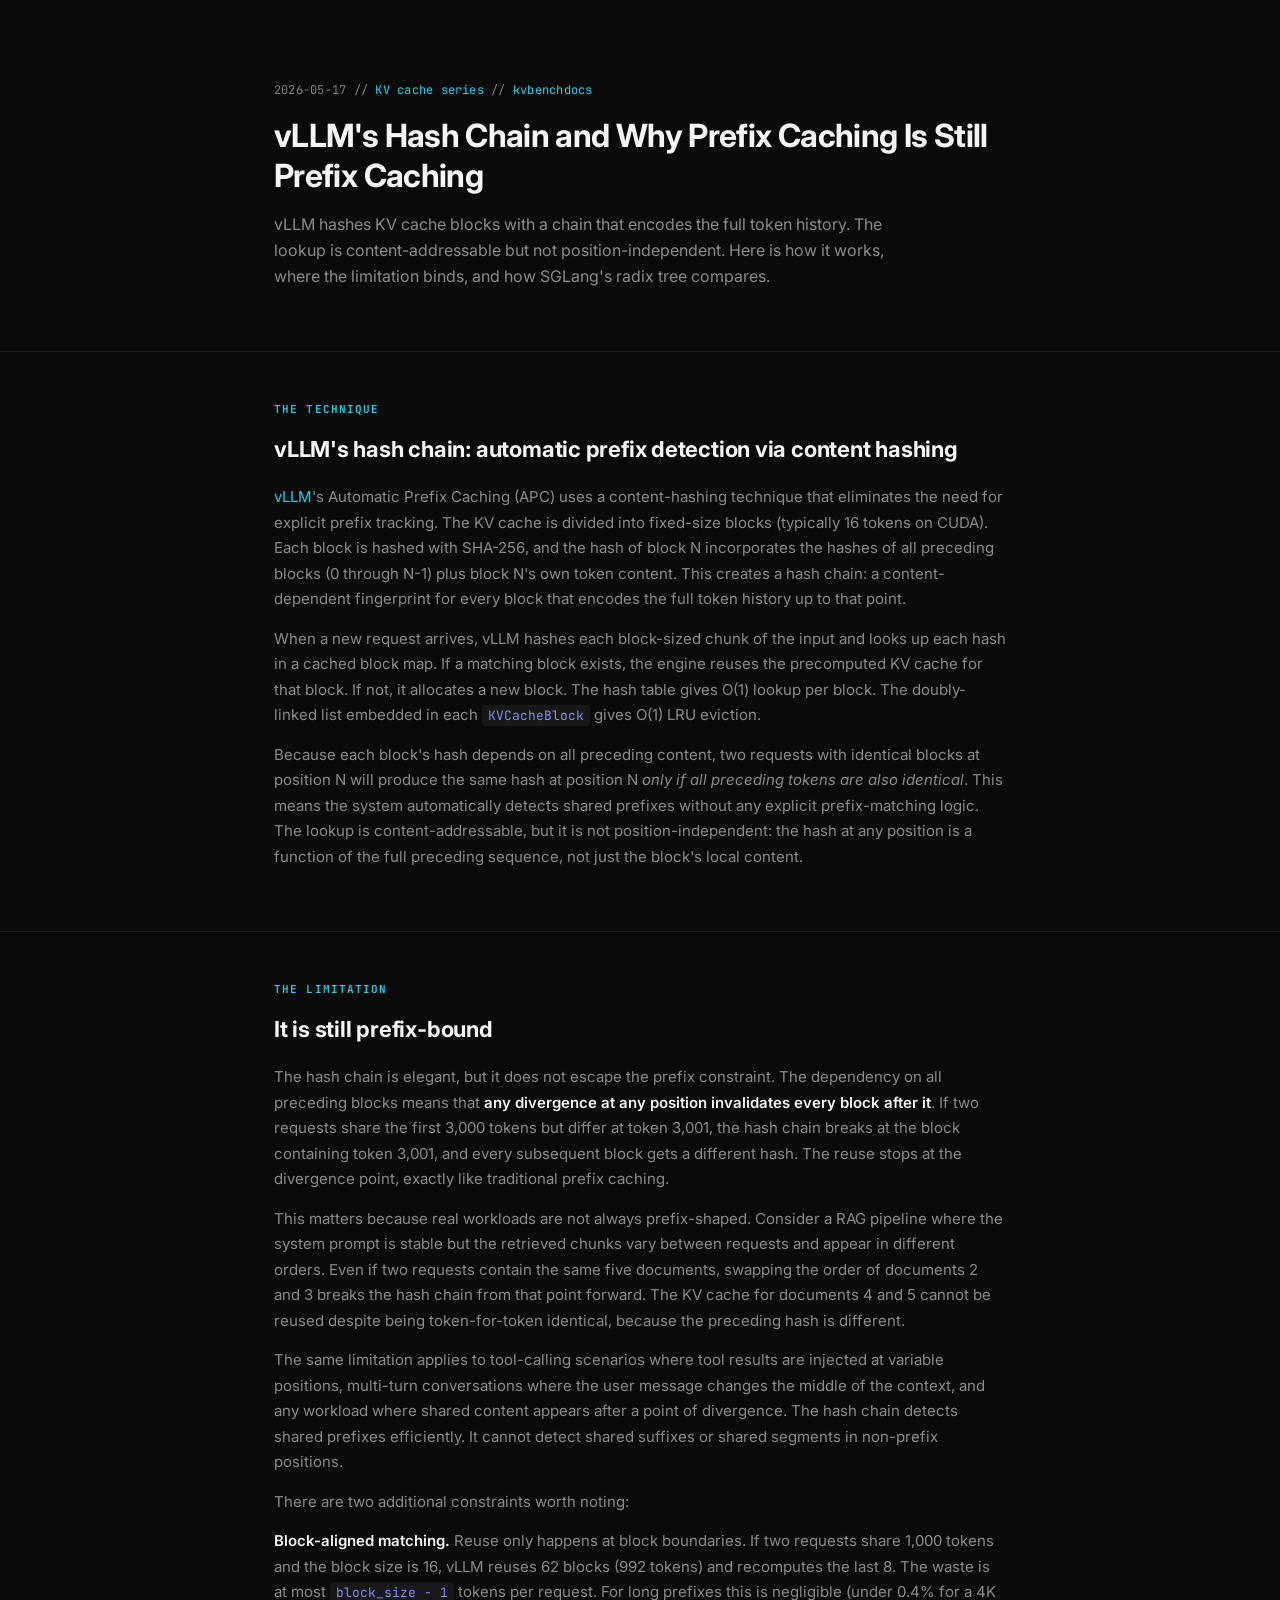
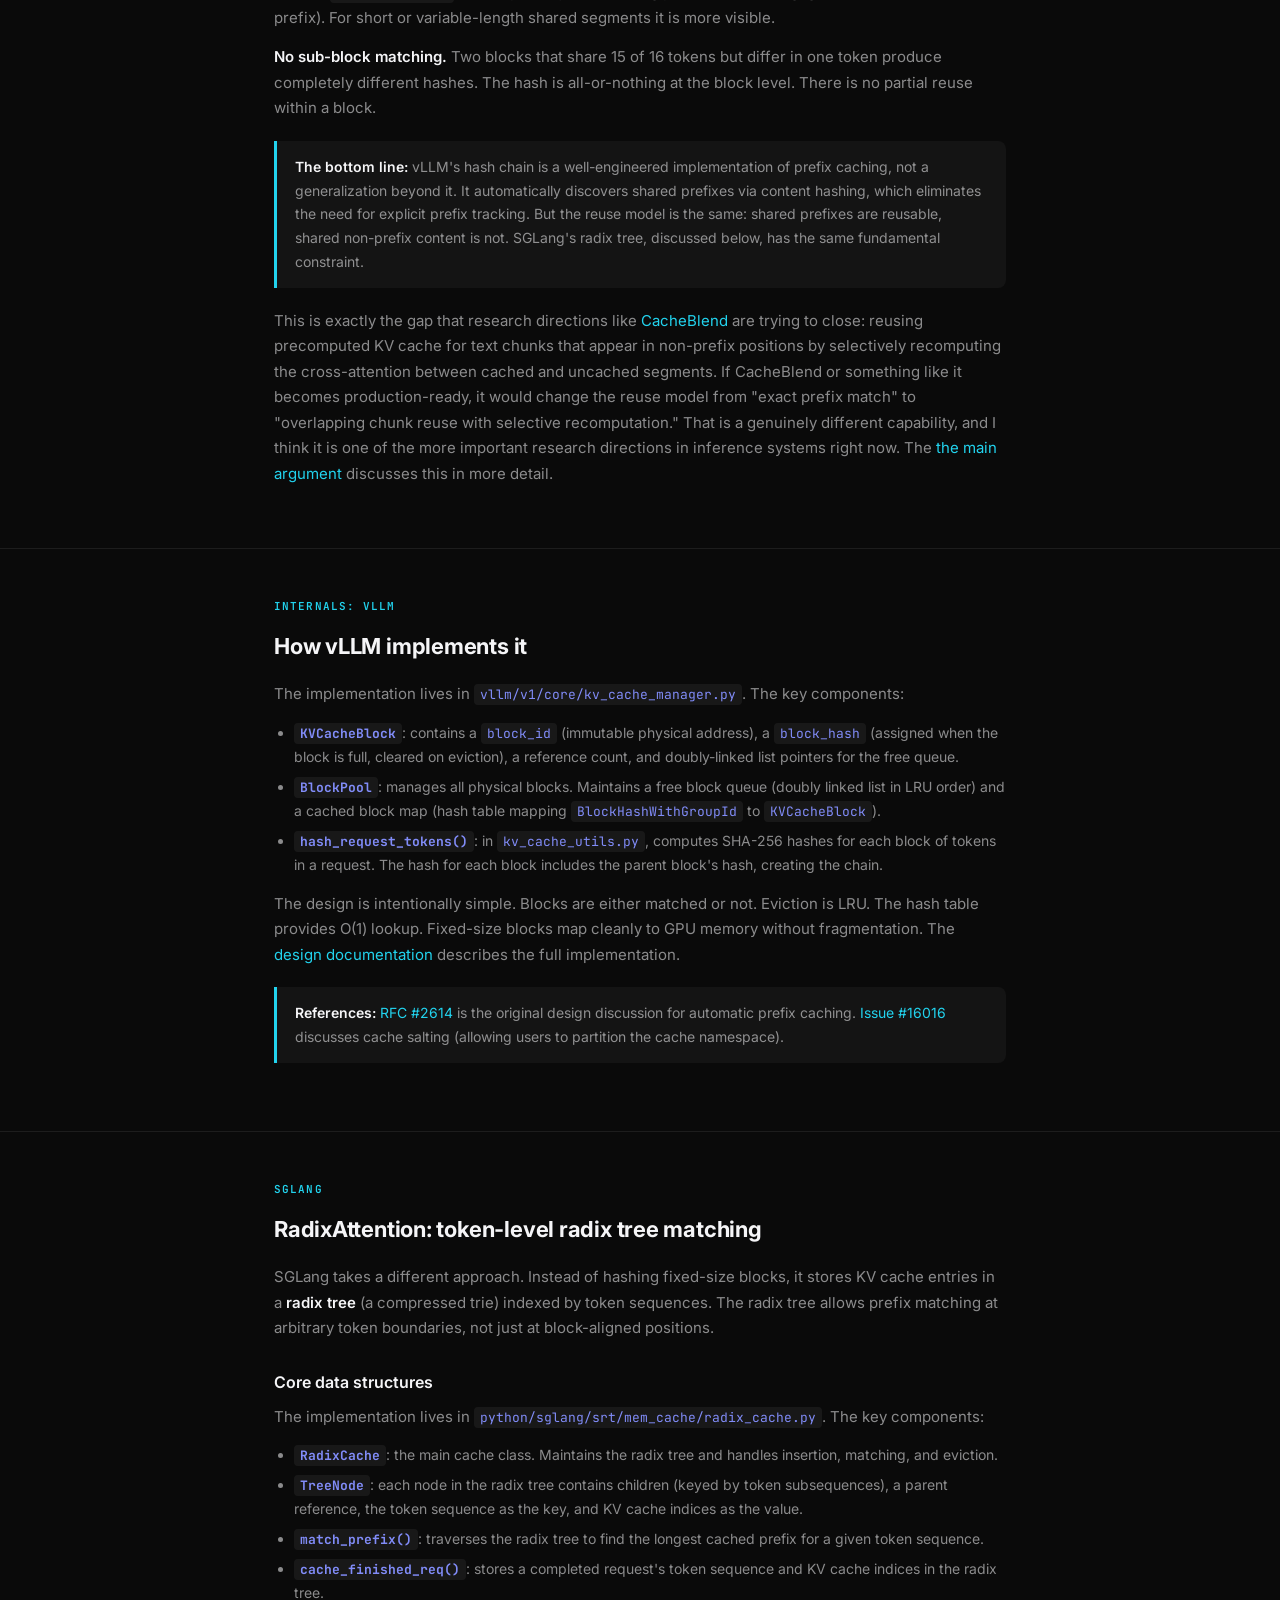
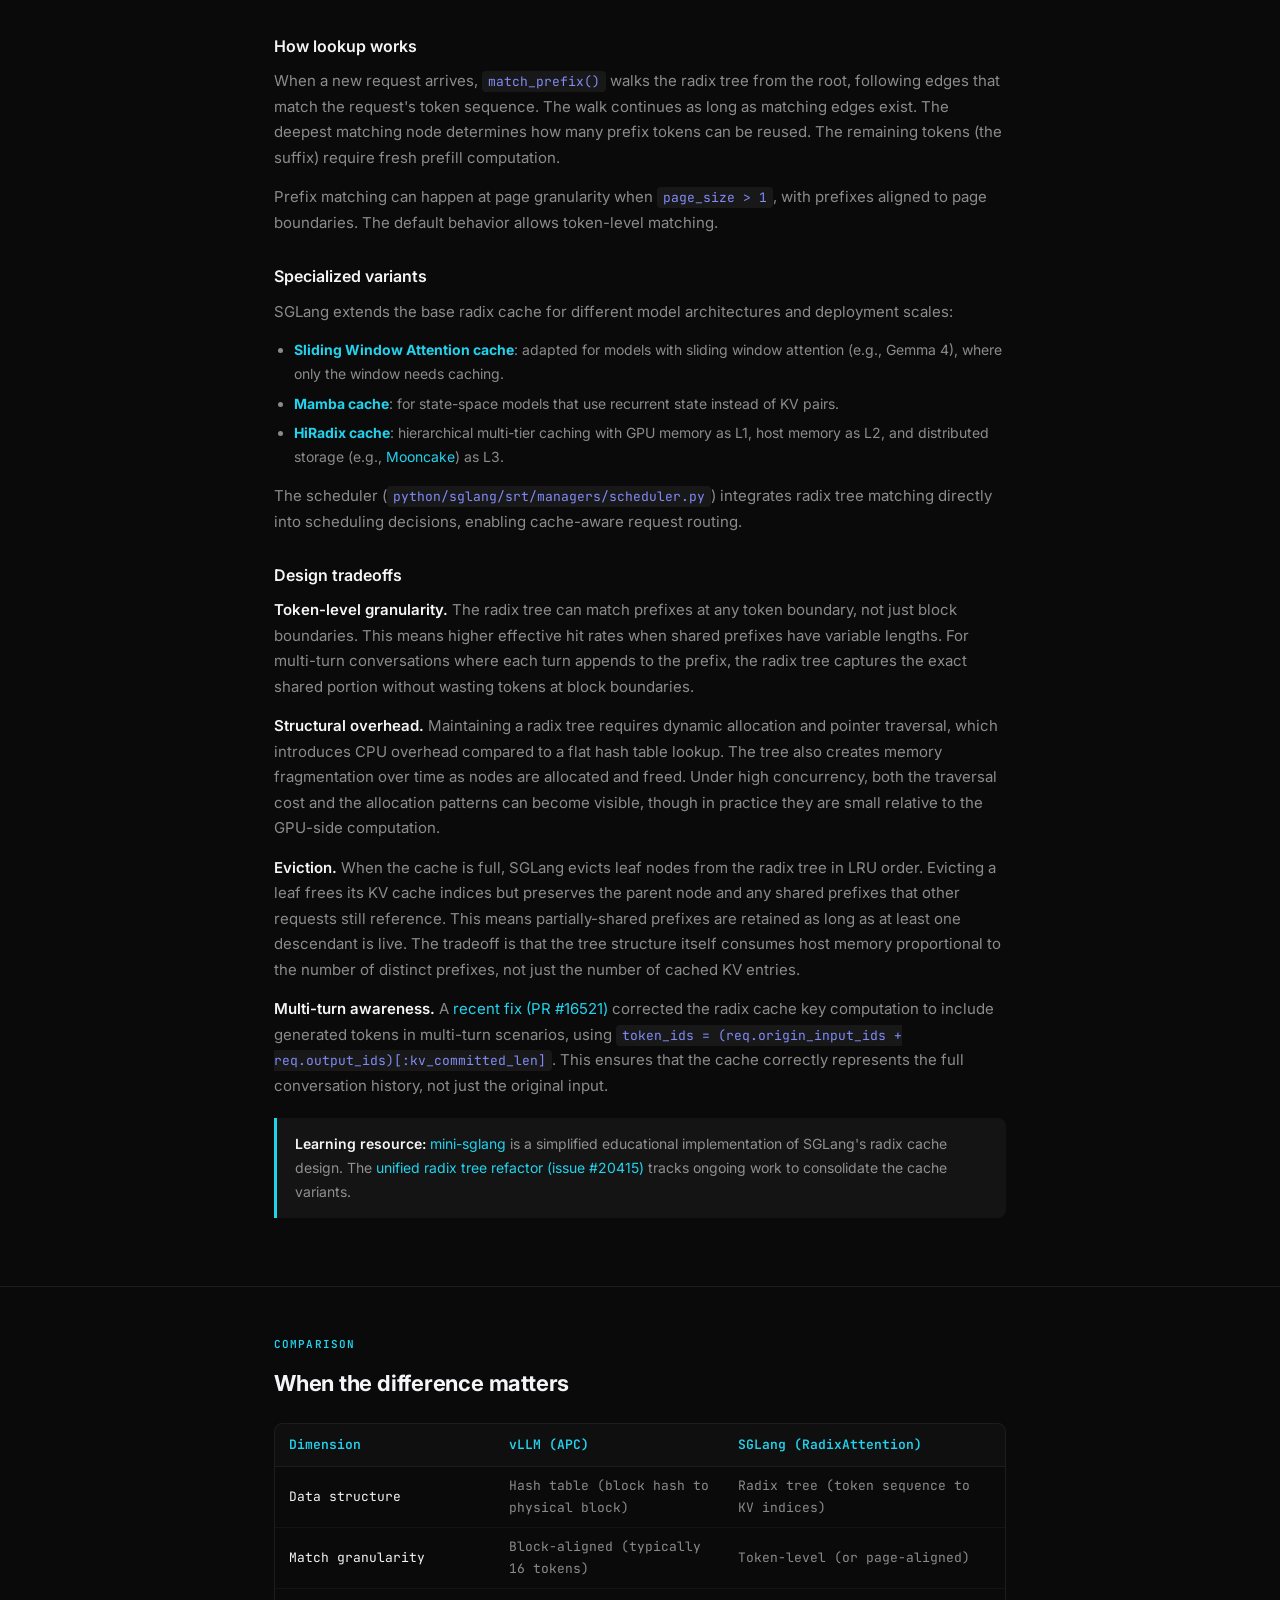
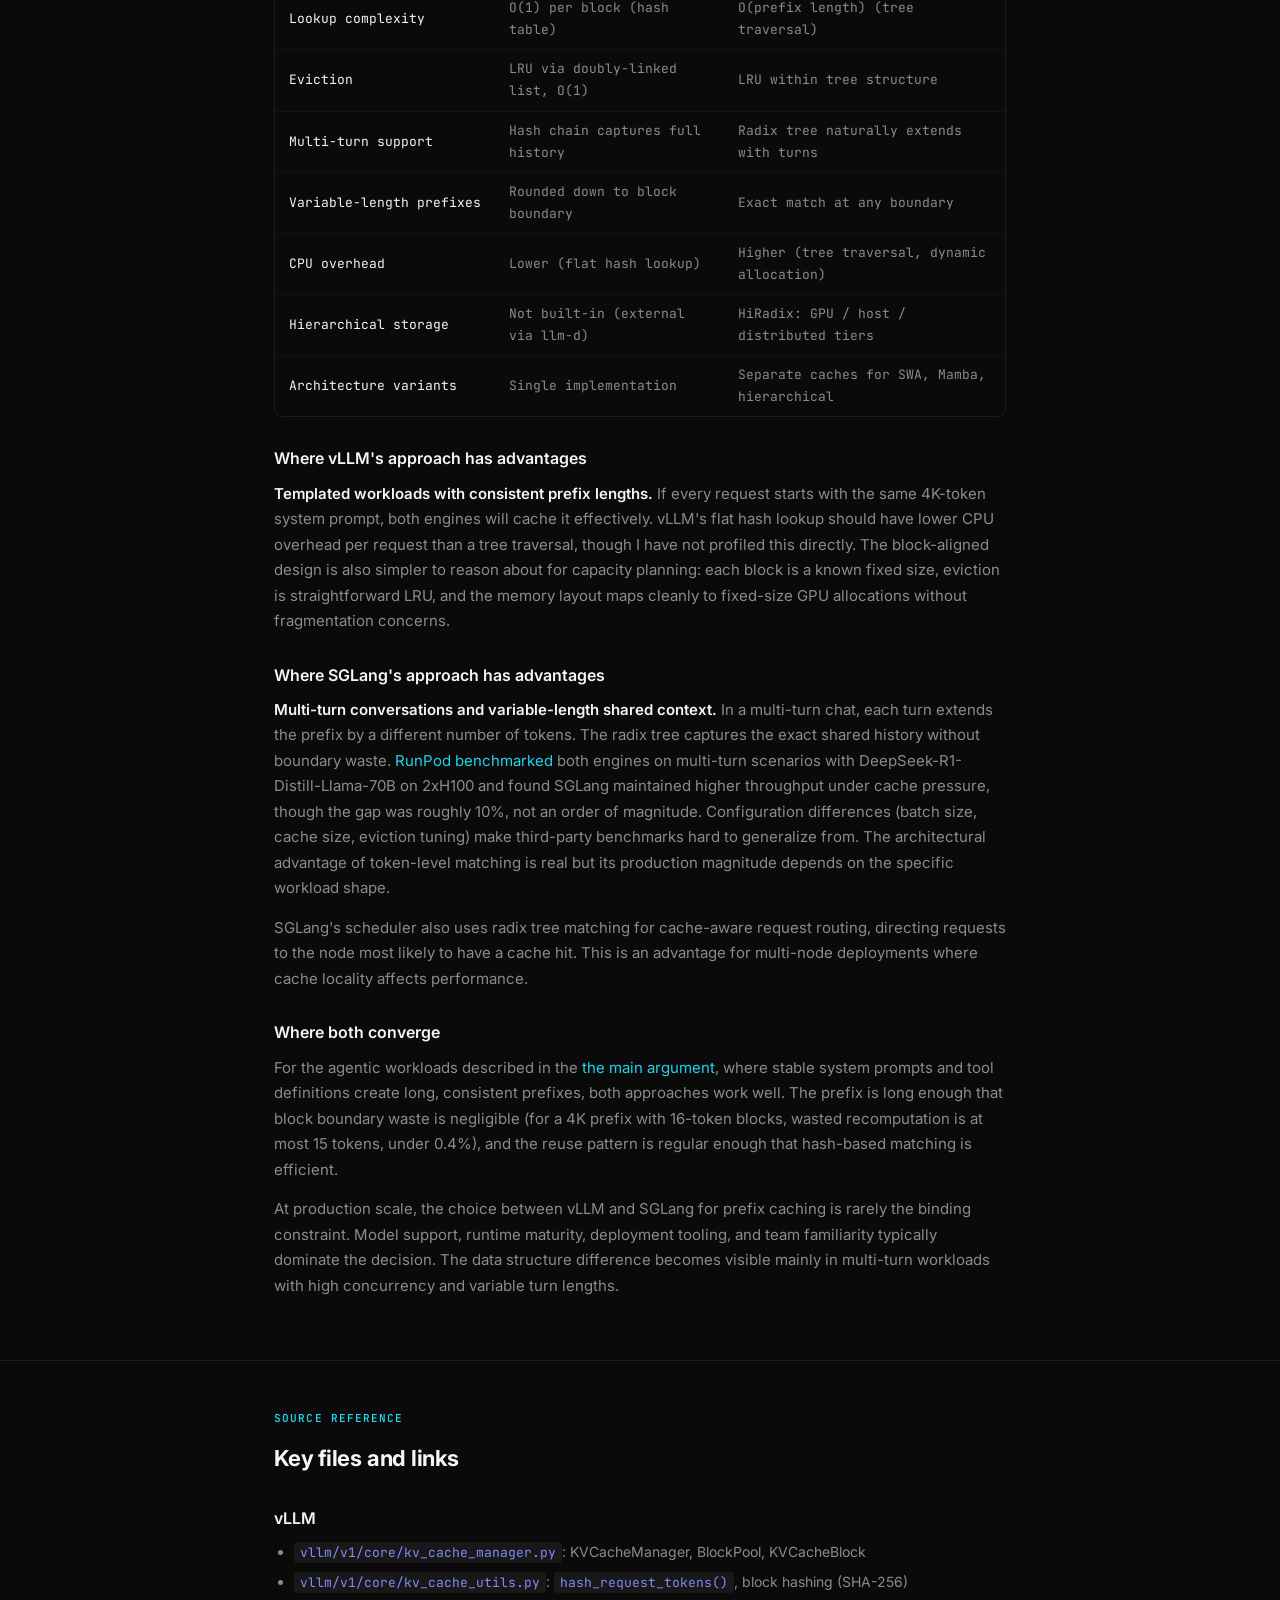
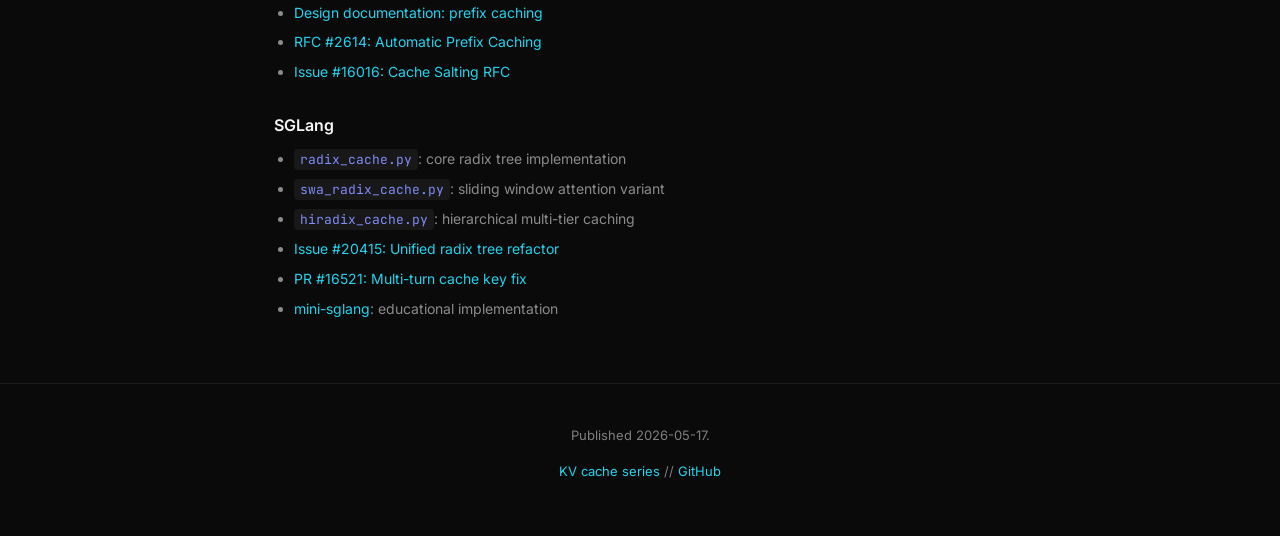
<file: docs/kvcache/prefix-caching-internals/index.html>
<!DOCTYPE html>
<html lang="en">
<head>
  <meta charset="UTF-8" />
  <meta name="viewport" content="width=device-width, initial-scale=1.0" />
  <title>How vLLM and SGLang Implement Prefix Caching</title>
  <meta name="description" content="vLLM uses hash-based block matching. SGLang uses a radix tree. Both solve the same problem differently. Here is how each works and when the difference matters." />
  <meta name="theme-color" content="#0a0a0a" />
  <link rel="preconnect" href="https://fonts.googleapis.com" />
  <link rel="preconnect" href="https://fonts.gstatic.com" crossorigin />
  <link href="https://fonts.googleapis.com/css2?family=Inter:wght@400;500;600;700&family=JetBrains+Mono:wght@400;500;600&display=swap" rel="stylesheet" media="print" onload="this.media='all'" />
  <noscript><link href="https://fonts.googleapis.com/css2?family=Inter:wght@400;500;600;700&family=JetBrains+Mono:wght@400;500;600&display=swap" rel="stylesheet" /></noscript>
  <style>
    :root {
      --bg: #0a0a0a; --bg-card: rgba(255,255,255,0.04); --border: rgba(255,255,255,0.08);
      --text: #f5f5f7; --text-dim: rgba(245,245,247,0.55); --text-muted: rgba(245,245,247,0.50);
      --cyan: #22d3ee; --green: #4ade80; --yellow: #facc15; --accent: #818cf8;
      --font: 'Inter', -apple-system, sans-serif; --mono: 'JetBrains Mono', monospace;
    }
    *, *::before, *::after { box-sizing: border-box; margin: 0; padding: 0; }
    html { -webkit-font-smoothing: antialiased; -moz-osx-font-smoothing: grayscale; }
    body { font-family: var(--font); background: var(--bg); color: var(--text); line-height: 1.7; font-size: 15px; }
    a { color: var(--cyan); text-decoration: none; } a:hover { text-decoration: underline; }
    .container { max-width: 780px; margin: 0 auto; padding: 0 24px; }
    header { padding: 80px 0 48px; border-bottom: 1px solid var(--border); }
    header .meta { font-family: var(--mono); font-size: 12px; color: var(--text-muted); margin-bottom: 16px; letter-spacing: 0.02em; }
    header h1 { font-size: 32px; font-weight: 700; line-height: 1.25; letter-spacing: -0.02em; margin-bottom: 16px; }
    header .subtitle { font-size: 16px; color: var(--text-dim); line-height: 1.6; max-width: 640px; }
    .section { padding: 48px 0; border-bottom: 1px solid var(--border); }
    .section:last-of-type { border-bottom: none; }
    .section-tag { font-family: var(--mono); font-size: 11px; font-weight: 600; text-transform: uppercase; letter-spacing: 0.1em; color: var(--cyan); margin-bottom: 12px; display: block; }
    h2 { font-size: 22px; font-weight: 700; letter-spacing: -0.01em; margin-bottom: 16px; }
    h3 { font-size: 16px; font-weight: 600; margin-top: 28px; margin-bottom: 8px; }
    p { margin-bottom: 14px; color: var(--text-dim); }
    p strong, p b { color: var(--text); font-weight: 600; }
    code { font-family: var(--mono); font-size: 13px; background: rgba(255,255,255,0.06); padding: 2px 6px; border-radius: 4px; color: var(--accent); }
    pre { background: #111; border: 1px solid var(--border); border-radius: 8px; padding: 16px 18px; margin: 16px 0; overflow-x: auto; font-family: var(--mono); font-size: 13px; line-height: 1.6; color: var(--text-dim); }
    pre code { background: none; padding: 0; color: inherit; }
    .callout { background: var(--bg-card); border-left: 3px solid var(--cyan); padding: 14px 18px; margin: 20px 0; border-radius: 0 8px 8px 0; }
    .callout p { margin-bottom: 0; font-size: 14px; }
    .table-wrap { overflow-x: auto; margin: 20px 0; border: 1px solid var(--border); border-radius: 8px; }
    table { width: 100%; border-collapse: collapse; font-family: var(--mono); font-size: 13px; }
    th { text-align: left; padding: 10px 14px; font-weight: 600; color: var(--cyan); background: rgba(255,255,255,0.02); border-bottom: 1px solid var(--border); white-space: nowrap; }
    td { padding: 8px 14px; border-bottom: 1px solid rgba(255,255,255,0.04); color: var(--text-dim); }
    tr:last-child td { border-bottom: none; }
    td.name { color: var(--text); white-space: nowrap; }
    ul { margin: 8px 0 14px 20px; }
    li { color: var(--text-dim); margin-bottom: 6px; font-size: 14px; }
    li strong { color: var(--text); }
    footer { padding: 40px 0; border-top: 1px solid var(--border); text-align: center; }
    footer p { font-size: 13px; color: var(--text-muted); }
    @media (max-width: 600px) { header h1 { font-size: 24px; } table { font-size: 11px; } th, td { padding: 6px 8px; } }
  </style>
</head>
<body>

<header>
  <div class="container">
    <div class="meta">2026-05-17 // <a href="../">KV cache series</a> // <a href="https://github.com/ksmotiv8/kvbenchdocs">kvbenchdocs</a></div>
    <h1>vLLM's Hash Chain and Why Prefix Caching Is Still Prefix Caching</h1>
    <p class="subtitle">vLLM hashes KV cache blocks with a chain that encodes the full token history. The lookup is content-addressable but not position-independent. Here is how it works, where the limitation binds, and how SGLang's radix tree compares.</p>
  </div>
</header>

<main>

<section class="section">
  <div class="container">
    <span class="section-tag">The technique</span>
    <h2>vLLM's hash chain: automatic prefix detection via content hashing</h2>

    <p><a href="https://github.com/vllm-project/vllm" target="_blank" rel="noopener">vLLM</a>'s Automatic Prefix Caching (APC) uses a content-hashing technique that eliminates the need for explicit prefix tracking. The KV cache is divided into fixed-size blocks (typically 16 tokens on CUDA). Each block is hashed with SHA-256, and the hash of block N incorporates the hashes of all preceding blocks (0 through N-1) plus block N's own token content. This creates a hash chain: a content-dependent fingerprint for every block that encodes the full token history up to that point.</p>

    <p>When a new request arrives, vLLM hashes each block-sized chunk of the input and looks up each hash in a cached block map. If a matching block exists, the engine reuses the precomputed KV cache for that block. If not, it allocates a new block. The hash table gives O(1) lookup per block. The doubly-linked list embedded in each <code>KVCacheBlock</code> gives O(1) LRU eviction.</p>

    <p>Because each block's hash depends on all preceding content, two requests with identical blocks at position N will produce the same hash at position N <em>only if all preceding tokens are also identical</em>. This means the system automatically detects shared prefixes without any explicit prefix-matching logic. The lookup is content-addressable, but it is not position-independent: the hash at any position is a function of the full preceding sequence, not just the block's local content.</p>
  </div>
</section>

<section class="section">
  <div class="container">
    <span class="section-tag">The limitation</span>
    <h2>It is still prefix-bound</h2>

    <p>The hash chain is elegant, but it does not escape the prefix constraint. The dependency on all preceding blocks means that <strong>any divergence at any position invalidates every block after it</strong>. If two requests share the first 3,000 tokens but differ at token 3,001, the hash chain breaks at the block containing token 3,001, and every subsequent block gets a different hash. The reuse stops at the divergence point, exactly like traditional prefix caching.</p>

    <p>This matters because real workloads are not always prefix-shaped. Consider a RAG pipeline where the system prompt is stable but the retrieved chunks vary between requests and appear in different orders. Even if two requests contain the same five documents, swapping the order of documents 2 and 3 breaks the hash chain from that point forward. The KV cache for documents 4 and 5 cannot be reused despite being token-for-token identical, because the preceding hash is different.</p>

    <p>The same limitation applies to tool-calling scenarios where tool results are injected at variable positions, multi-turn conversations where the user message changes the middle of the context, and any workload where shared content appears after a point of divergence. The hash chain detects shared prefixes efficiently. It cannot detect shared suffixes or shared segments in non-prefix positions.</p>

    <p>There are two additional constraints worth noting:</p>

    <p><strong>Block-aligned matching.</strong> Reuse only happens at block boundaries. If two requests share 1,000 tokens and the block size is 16, vLLM reuses 62 blocks (992 tokens) and recomputes the last 8. The waste is at most <code>block_size - 1</code> tokens per request. For long prefixes this is negligible (under 0.4% for a 4K prefix). For short or variable-length shared segments it is more visible.</p>

    <p><strong>No sub-block matching.</strong> Two blocks that share 15 of 16 tokens but differ in one token produce completely different hashes. The hash is all-or-nothing at the block level. There is no partial reuse within a block.</p>

    <div class="callout">
      <p><strong>The bottom line:</strong> vLLM's hash chain is a well-engineered implementation of prefix caching, not a generalization beyond it. It automatically discovers shared prefixes via content hashing, which eliminates the need for explicit prefix tracking. But the reuse model is the same: shared prefixes are reusable, shared non-prefix content is not. SGLang's radix tree, discussed below, has the same fundamental constraint.</p>
    </div>

    <p>This is exactly the gap that research directions like <a href="https://arxiv.org/abs/2405.16444" target="_blank" rel="noopener">CacheBlend</a> are trying to close: reusing precomputed KV cache for text chunks that appear in non-prefix positions by selectively recomputing the cross-attention between cached and uncached segments. If CacheBlend or something like it becomes production-ready, it would change the reuse model from "exact prefix match" to "overlapping chunk reuse with selective recomputation." That is a genuinely different capability, and I think it is one of the more important research directions in inference systems right now. The <a href="../why/">the main argument</a> discusses this in more detail.</p>
  </div>
</section>

<section class="section">
  <div class="container">
    <span class="section-tag">Internals: vLLM</span>
    <h2>How vLLM implements it</h2>

    <p>The implementation lives in <a href="https://docs.vllm.ai/en/v0.9.2/api/vllm/v1/core/kv_cache_manager.html" target="_blank" rel="noopener"><code>vllm/v1/core/kv_cache_manager.py</code></a>. The key components:</p>

    <ul>
      <li><strong><code>KVCacheBlock</code></strong>: contains a <code>block_id</code> (immutable physical address), a <code>block_hash</code> (assigned when the block is full, cleared on eviction), a reference count, and doubly-linked list pointers for the free queue.</li>
      <li><strong><code>BlockPool</code></strong>: manages all physical blocks. Maintains a free block queue (doubly linked list in LRU order) and a cached block map (hash table mapping <code>BlockHashWithGroupId</code> to <code>KVCacheBlock</code>).</li>
      <li><strong><code>hash_request_tokens()</code></strong>: in <a href="https://docs.vllm.ai/en/v0.9.2/api/vllm/v1/core/kv_cache_utils.html" target="_blank" rel="noopener"><code>kv_cache_utils.py</code></a>, computes SHA-256 hashes for each block of tokens in a request. The hash for each block includes the parent block's hash, creating the chain.</li>
    </ul>

    <p>The design is intentionally simple. Blocks are either matched or not. Eviction is LRU. The hash table provides O(1) lookup. Fixed-size blocks map cleanly to GPU memory without fragmentation. The <a href="https://docs.vllm.ai/en/stable/design/prefix_caching/" target="_blank" rel="noopener">design documentation</a> describes the full implementation.</p>

    <div class="callout">
      <p><strong>References:</strong> <a href="https://github.com/vllm-project/vllm/issues/2614" target="_blank" rel="noopener">RFC #2614</a> is the original design discussion for automatic prefix caching. <a href="https://github.com/vllm-project/vllm/issues/16016" target="_blank" rel="noopener">Issue #16016</a> discusses cache salting (allowing users to partition the cache namespace).</p>
    </div>
  </div>
</section>

<section class="section">
  <div class="container">
    <span class="section-tag">SGLang</span>
    <h2>RadixAttention: token-level radix tree matching</h2>

    <p>SGLang takes a different approach. Instead of hashing fixed-size blocks, it stores KV cache entries in a <strong>radix tree</strong> (a compressed trie) indexed by token sequences. The radix tree allows prefix matching at arbitrary token boundaries, not just at block-aligned positions.</p>

    <h3>Core data structures</h3>

    <p>The implementation lives in <a href="https://github.com/sgl-project/sglang/blob/main/python/sglang/srt/mem_cache/radix_cache.py" target="_blank" rel="noopener"><code>python/sglang/srt/mem_cache/radix_cache.py</code></a>. The key components:</p>

    <ul>
      <li><strong><code>RadixCache</code></strong>: the main cache class. Maintains the radix tree and handles insertion, matching, and eviction.</li>
      <li><strong><code>TreeNode</code></strong>: each node in the radix tree contains children (keyed by token subsequences), a parent reference, the token sequence as the key, and KV cache indices as the value.</li>
      <li><strong><code>match_prefix()</code></strong>: traverses the radix tree to find the longest cached prefix for a given token sequence.</li>
      <li><strong><code>cache_finished_req()</code></strong>: stores a completed request's token sequence and KV cache indices in the radix tree.</li>
    </ul>

    <h3>How lookup works</h3>

    <p>When a new request arrives, <code>match_prefix()</code> walks the radix tree from the root, following edges that match the request's token sequence. The walk continues as long as matching edges exist. The deepest matching node determines how many prefix tokens can be reused. The remaining tokens (the suffix) require fresh prefill computation.</p>

    <p>Prefix matching can happen at page granularity when <code>page_size > 1</code>, with prefixes aligned to page boundaries. The default behavior allows token-level matching.</p>

    <h3>Specialized variants</h3>

    <p>SGLang extends the base radix cache for different model architectures and deployment scales:</p>

    <ul>
      <li><strong><a href="https://github.com/sgl-project/sglang/blob/main/python/sglang/srt/mem_cache/swa_radix_cache.py" target="_blank" rel="noopener">Sliding Window Attention cache</a></strong>: adapted for models with sliding window attention (e.g., Gemma 4), where only the window needs caching.</li>
      <li><strong><a href="https://github.com/sgl-project/sglang/blob/main/python/sglang/srt/mem_cache/mamba_radix_cache.py" target="_blank" rel="noopener">Mamba cache</a></strong>: for state-space models that use recurrent state instead of KV pairs.</li>
      <li><strong><a href="https://github.com/sgl-project/sglang/blob/main/python/sglang/srt/mem_cache/hiradix_cache.py" target="_blank" rel="noopener">HiRadix cache</a></strong>: hierarchical multi-tier caching with GPU memory as L1, host memory as L2, and distributed storage (e.g., <a href="https://kvcache-ai.github.io/Mooncake/design/hicache-design.html" target="_blank" rel="noopener">Mooncake</a>) as L3.</li>
    </ul>

    <p>The scheduler (<code>python/sglang/srt/managers/scheduler.py</code>) integrates radix tree matching directly into scheduling decisions, enabling cache-aware request routing.</p>

    <h3>Design tradeoffs</h3>

    <p><strong>Token-level granularity.</strong> The radix tree can match prefixes at any token boundary, not just block boundaries. This means higher effective hit rates when shared prefixes have variable lengths. For multi-turn conversations where each turn appends to the prefix, the radix tree captures the exact shared portion without wasting tokens at block boundaries.</p>

    <p><strong>Structural overhead.</strong> Maintaining a radix tree requires dynamic allocation and pointer traversal, which introduces CPU overhead compared to a flat hash table lookup. The tree also creates memory fragmentation over time as nodes are allocated and freed. Under high concurrency, both the traversal cost and the allocation patterns can become visible, though in practice they are small relative to the GPU-side computation.</p>

    <p><strong>Eviction.</strong> When the cache is full, SGLang evicts leaf nodes from the radix tree in LRU order. Evicting a leaf frees its KV cache indices but preserves the parent node and any shared prefixes that other requests still reference. This means partially-shared prefixes are retained as long as at least one descendant is live. The tradeoff is that the tree structure itself consumes host memory proportional to the number of distinct prefixes, not just the number of cached KV entries.</p>

    <p><strong>Multi-turn awareness.</strong> A <a href="https://github.com/sgl-project/sglang/pull/16521" target="_blank" rel="noopener">recent fix (PR #16521)</a> corrected the radix cache key computation to include generated tokens in multi-turn scenarios, using <code>token_ids = (req.origin_input_ids + req.output_ids)[:kv_committed_len]</code>. This ensures that the cache correctly represents the full conversation history, not just the original input.</p>

    <div class="callout">
      <p><strong>Learning resource:</strong> <a href="https://github.com/sgl-project/mini-sglang" target="_blank" rel="noopener">mini-sglang</a> is a simplified educational implementation of SGLang's radix cache design. The <a href="https://github.com/sgl-project/sglang/issues/20415" target="_blank" rel="noopener">unified radix tree refactor (issue #20415)</a> tracks ongoing work to consolidate the cache variants.</p>
    </div>
  </div>
</section>

<section class="section">
  <div class="container">
    <span class="section-tag">Comparison</span>
    <h2>When the difference matters</h2>

    <div class="table-wrap">
      <table>
        <thead>
          <tr><th>Dimension</th><th>vLLM (APC)</th><th>SGLang (RadixAttention)</th></tr>
        </thead>
        <tbody>
          <tr><td class="name">Data structure</td><td>Hash table (block hash to physical block)</td><td>Radix tree (token sequence to KV indices)</td></tr>
          <tr><td class="name">Match granularity</td><td>Block-aligned (typically 16 tokens)</td><td>Token-level (or page-aligned)</td></tr>
          <tr><td class="name">Lookup complexity</td><td>O(1) per block (hash table)</td><td>O(prefix length) (tree traversal)</td></tr>
          <tr><td class="name">Eviction</td><td>LRU via doubly-linked list, O(1)</td><td>LRU within tree structure</td></tr>
          <tr><td class="name">Multi-turn support</td><td>Hash chain captures full history</td><td>Radix tree naturally extends with turns</td></tr>
          <tr><td class="name">Variable-length prefixes</td><td>Rounded down to block boundary</td><td>Exact match at any boundary</td></tr>
          <tr><td class="name">CPU overhead</td><td>Lower (flat hash lookup)</td><td>Higher (tree traversal, dynamic allocation)</td></tr>
          <tr><td class="name">Hierarchical storage</td><td>Not built-in (external via llm-d)</td><td>HiRadix: GPU / host / distributed tiers</td></tr>
          <tr><td class="name">Architecture variants</td><td>Single implementation</td><td>Separate caches for SWA, Mamba, hierarchical</td></tr>
        </tbody>
      </table>
    </div>

    <h3>Where vLLM's approach has advantages</h3>

    <p><strong>Templated workloads with consistent prefix lengths.</strong> If every request starts with the same 4K-token system prompt, both engines will cache it effectively. vLLM's flat hash lookup should have lower CPU overhead per request than a tree traversal, though I have not profiled this directly. The block-aligned design is also simpler to reason about for capacity planning: each block is a known fixed size, eviction is straightforward LRU, and the memory layout maps cleanly to fixed-size GPU allocations without fragmentation concerns.</p>

    <h3>Where SGLang's approach has advantages</h3>

    <p><strong>Multi-turn conversations and variable-length shared context.</strong> In a multi-turn chat, each turn extends the prefix by a different number of tokens. The radix tree captures the exact shared history without boundary waste. <a href="https://www.runpod.io/blog/sglang-vs-vllm-kv-cache" target="_blank" rel="noopener">RunPod benchmarked</a> both engines on multi-turn scenarios with DeepSeek-R1-Distill-Llama-70B on 2xH100 and found SGLang maintained higher throughput under cache pressure, though the gap was roughly 10%, not an order of magnitude. Configuration differences (batch size, cache size, eviction tuning) make third-party benchmarks hard to generalize from. The architectural advantage of token-level matching is real but its production magnitude depends on the specific workload shape.</p>

    <p>SGLang's scheduler also uses radix tree matching for cache-aware request routing, directing requests to the node most likely to have a cache hit. This is an advantage for multi-node deployments where cache locality affects performance.</p>

    <h3>Where both converge</h3>

    <p>For the agentic workloads described in the <a href="../why/">the main argument</a>, where stable system prompts and tool definitions create long, consistent prefixes, both approaches work well. The prefix is long enough that block boundary waste is negligible (for a 4K prefix with 16-token blocks, wasted recomputation is at most 15 tokens, under 0.4%), and the reuse pattern is regular enough that hash-based matching is efficient.</p>

    <p>At production scale, the choice between vLLM and SGLang for prefix caching is rarely the binding constraint. Model support, runtime maturity, deployment tooling, and team familiarity typically dominate the decision. The data structure difference becomes visible mainly in multi-turn workloads with high concurrency and variable turn lengths.</p>
  </div>
</section>

<section class="section">
  <div class="container">
    <span class="section-tag">Source reference</span>
    <h2>Key files and links</h2>

    <h3>vLLM</h3>
    <ul>
      <li><a href="https://docs.vllm.ai/en/v0.9.2/api/vllm/v1/core/kv_cache_manager.html" target="_blank" rel="noopener"><code>vllm/v1/core/kv_cache_manager.py</code></a>: KVCacheManager, BlockPool, KVCacheBlock</li>
      <li><a href="https://docs.vllm.ai/en/v0.9.2/api/vllm/v1/core/kv_cache_utils.html" target="_blank" rel="noopener"><code>vllm/v1/core/kv_cache_utils.py</code></a>: <code>hash_request_tokens()</code>, block hashing (SHA-256)</li>
      <li><a href="https://docs.vllm.ai/en/stable/design/prefix_caching/" target="_blank" rel="noopener">Design documentation: prefix caching</a></li>
      <li><a href="https://github.com/vllm-project/vllm/issues/2614" target="_blank" rel="noopener">RFC #2614: Automatic Prefix Caching</a></li>
      <li><a href="https://github.com/vllm-project/vllm/issues/16016" target="_blank" rel="noopener">Issue #16016: Cache Salting RFC</a></li>
    </ul>

    <h3>SGLang</h3>
    <ul>
      <li><a href="https://github.com/sgl-project/sglang/blob/main/python/sglang/srt/mem_cache/radix_cache.py" target="_blank" rel="noopener"><code>radix_cache.py</code></a>: core radix tree implementation</li>
      <li><a href="https://github.com/sgl-project/sglang/blob/main/python/sglang/srt/mem_cache/swa_radix_cache.py" target="_blank" rel="noopener"><code>swa_radix_cache.py</code></a>: sliding window attention variant</li>
      <li><a href="https://github.com/sgl-project/sglang/blob/main/python/sglang/srt/mem_cache/hiradix_cache.py" target="_blank" rel="noopener"><code>hiradix_cache.py</code></a>: hierarchical multi-tier caching</li>
      <li><a href="https://github.com/sgl-project/sglang/issues/20415" target="_blank" rel="noopener">Issue #20415: Unified radix tree refactor</a></li>
      <li><a href="https://github.com/sgl-project/sglang/pull/16521" target="_blank" rel="noopener">PR #16521: Multi-turn cache key fix</a></li>
      <li><a href="https://github.com/sgl-project/mini-sglang" target="_blank" rel="noopener">mini-sglang</a>: educational implementation</li>
    </ul>
  </div>
</section>

</main>

<footer>
  <div class="container">
    <p>Published 2026-05-17.</p>
    <p><a href="../">KV cache series</a> // <a href="https://github.com/ksmotiv8/kvbenchdocs">GitHub</a></p>
  </div>
</footer>

</body>
</html>
</file>
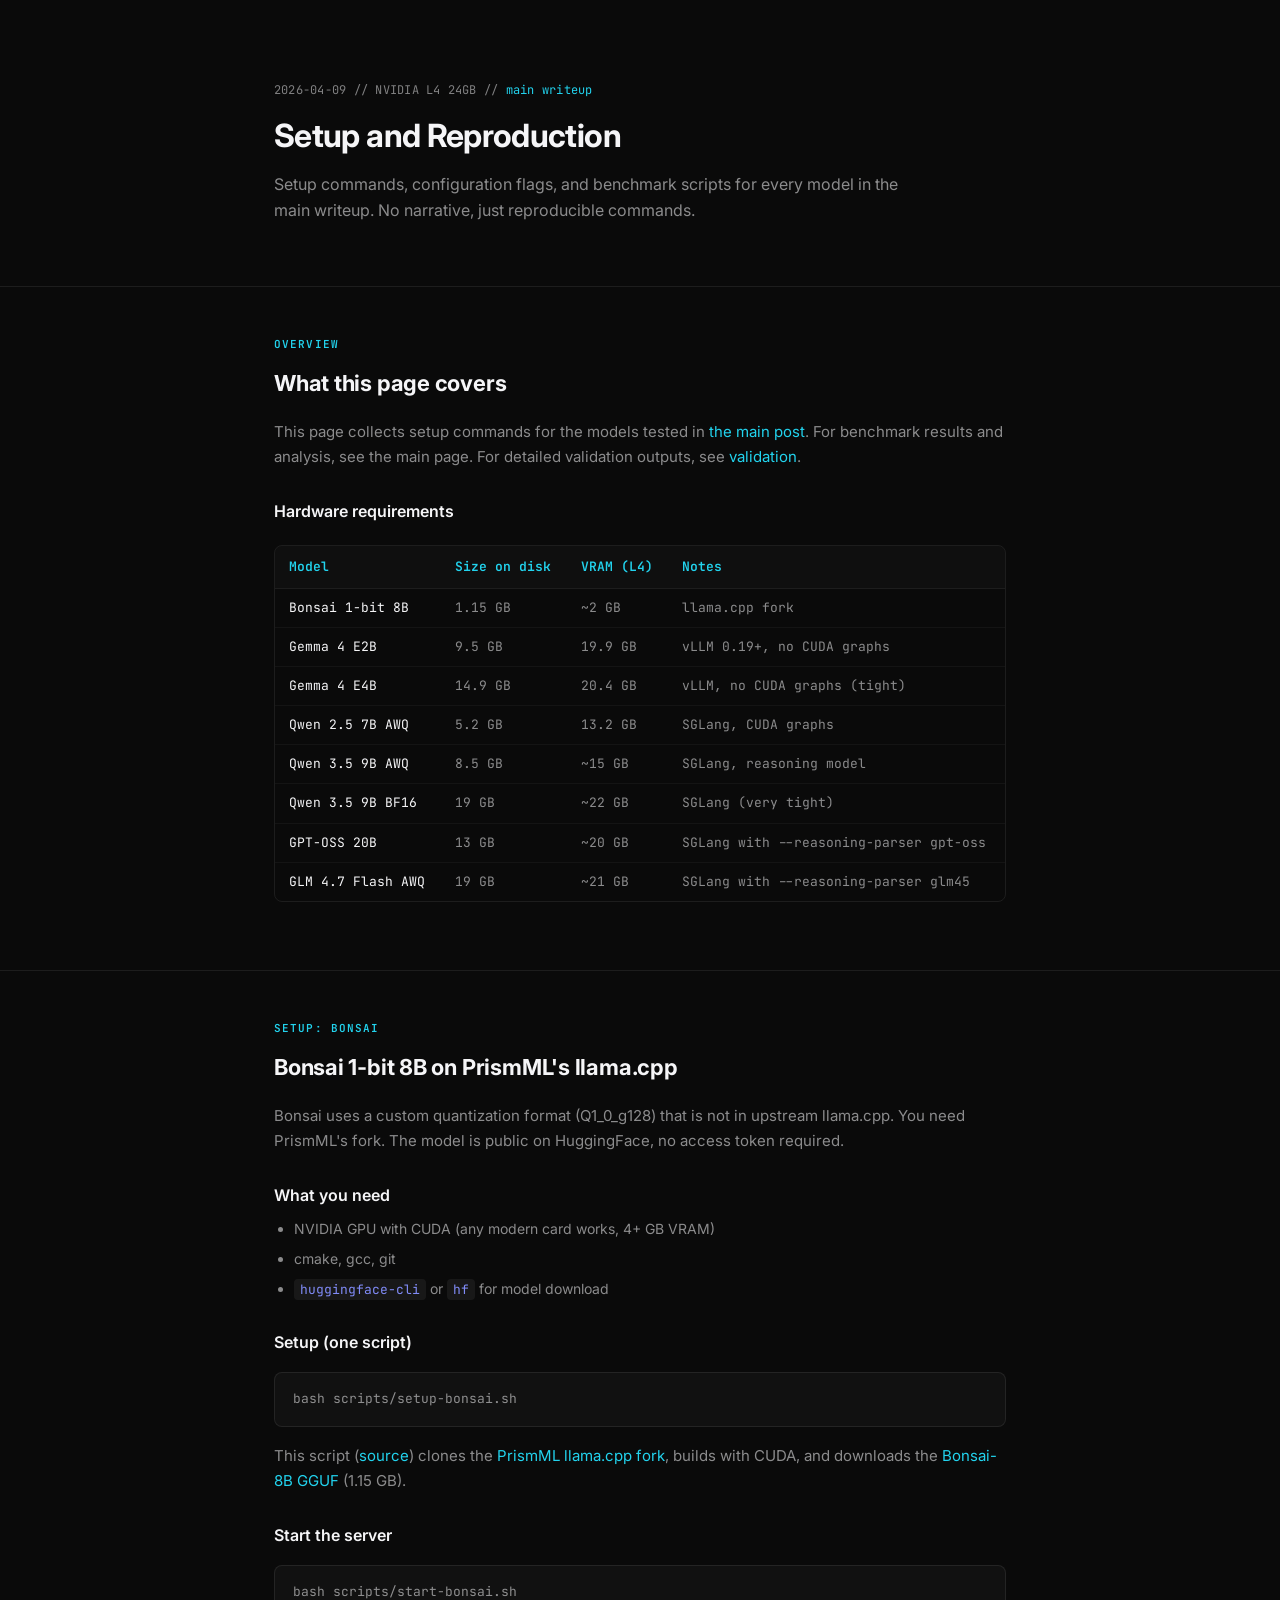
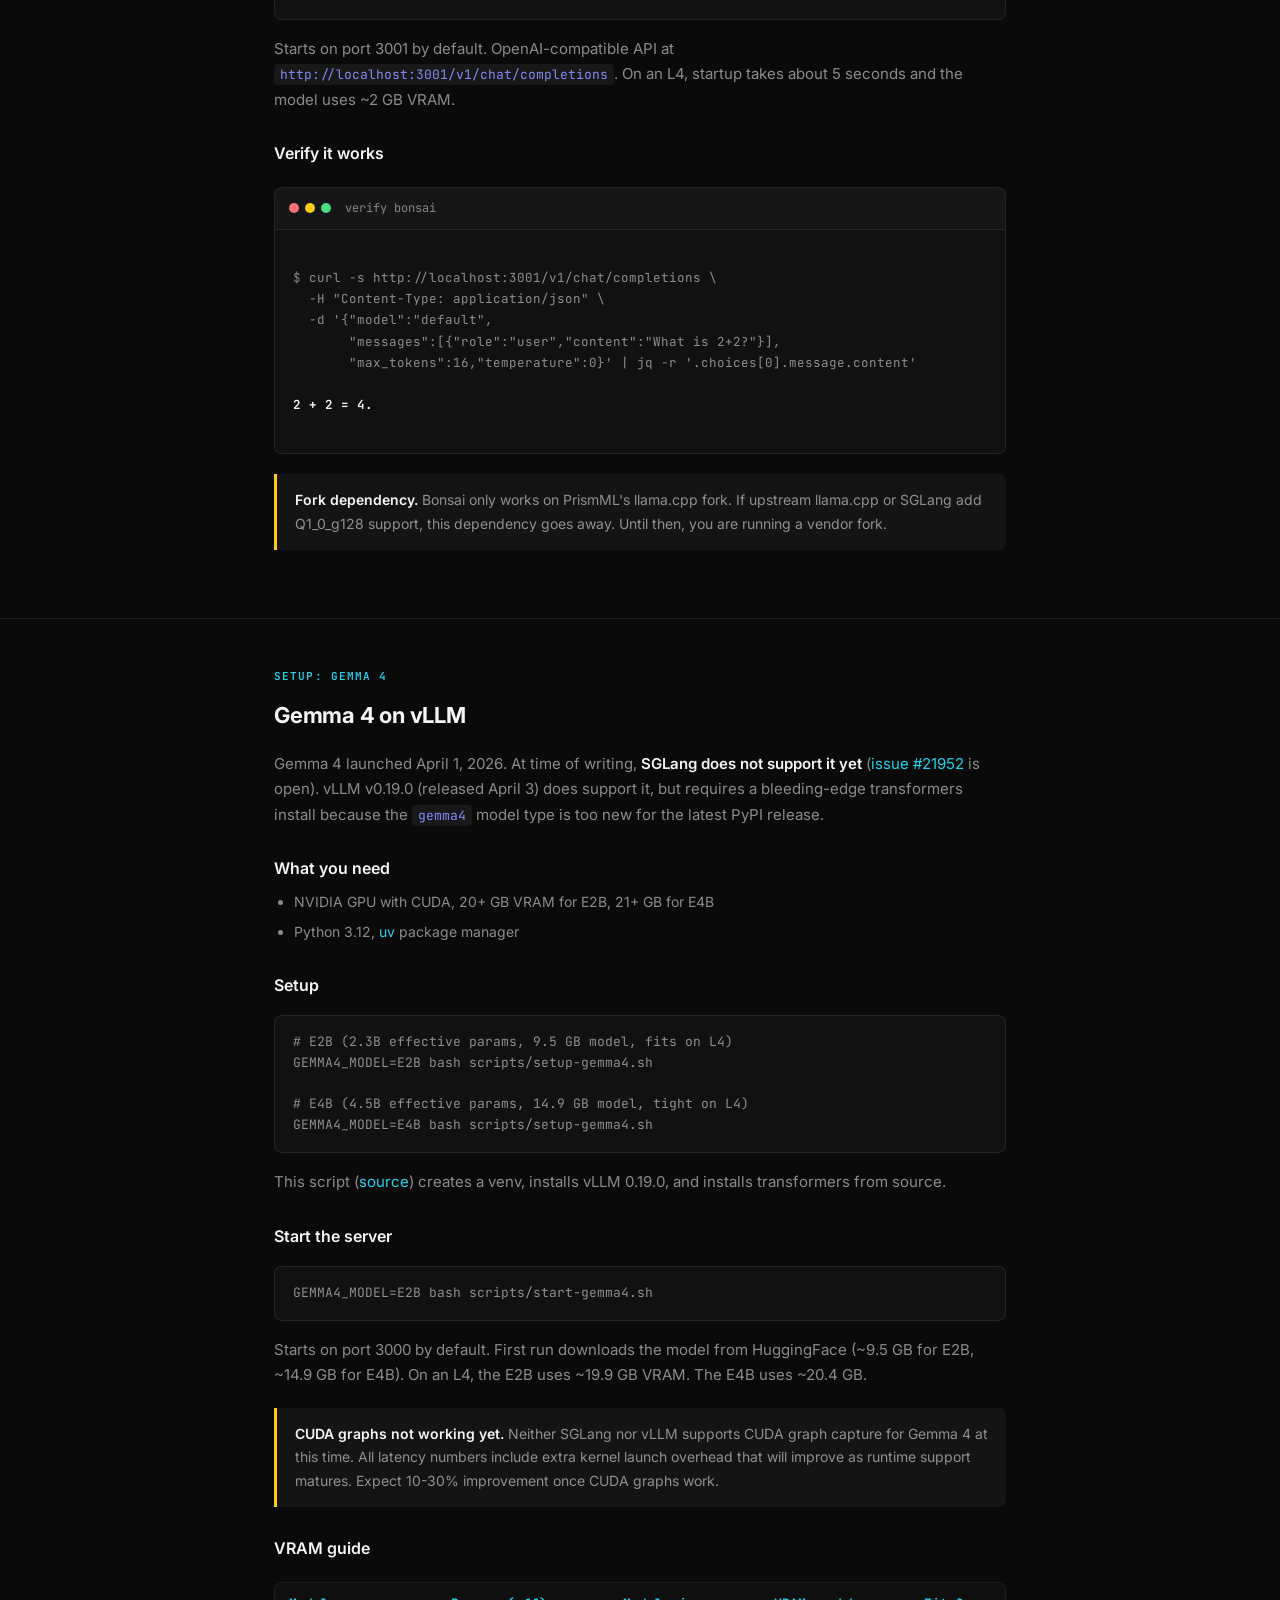
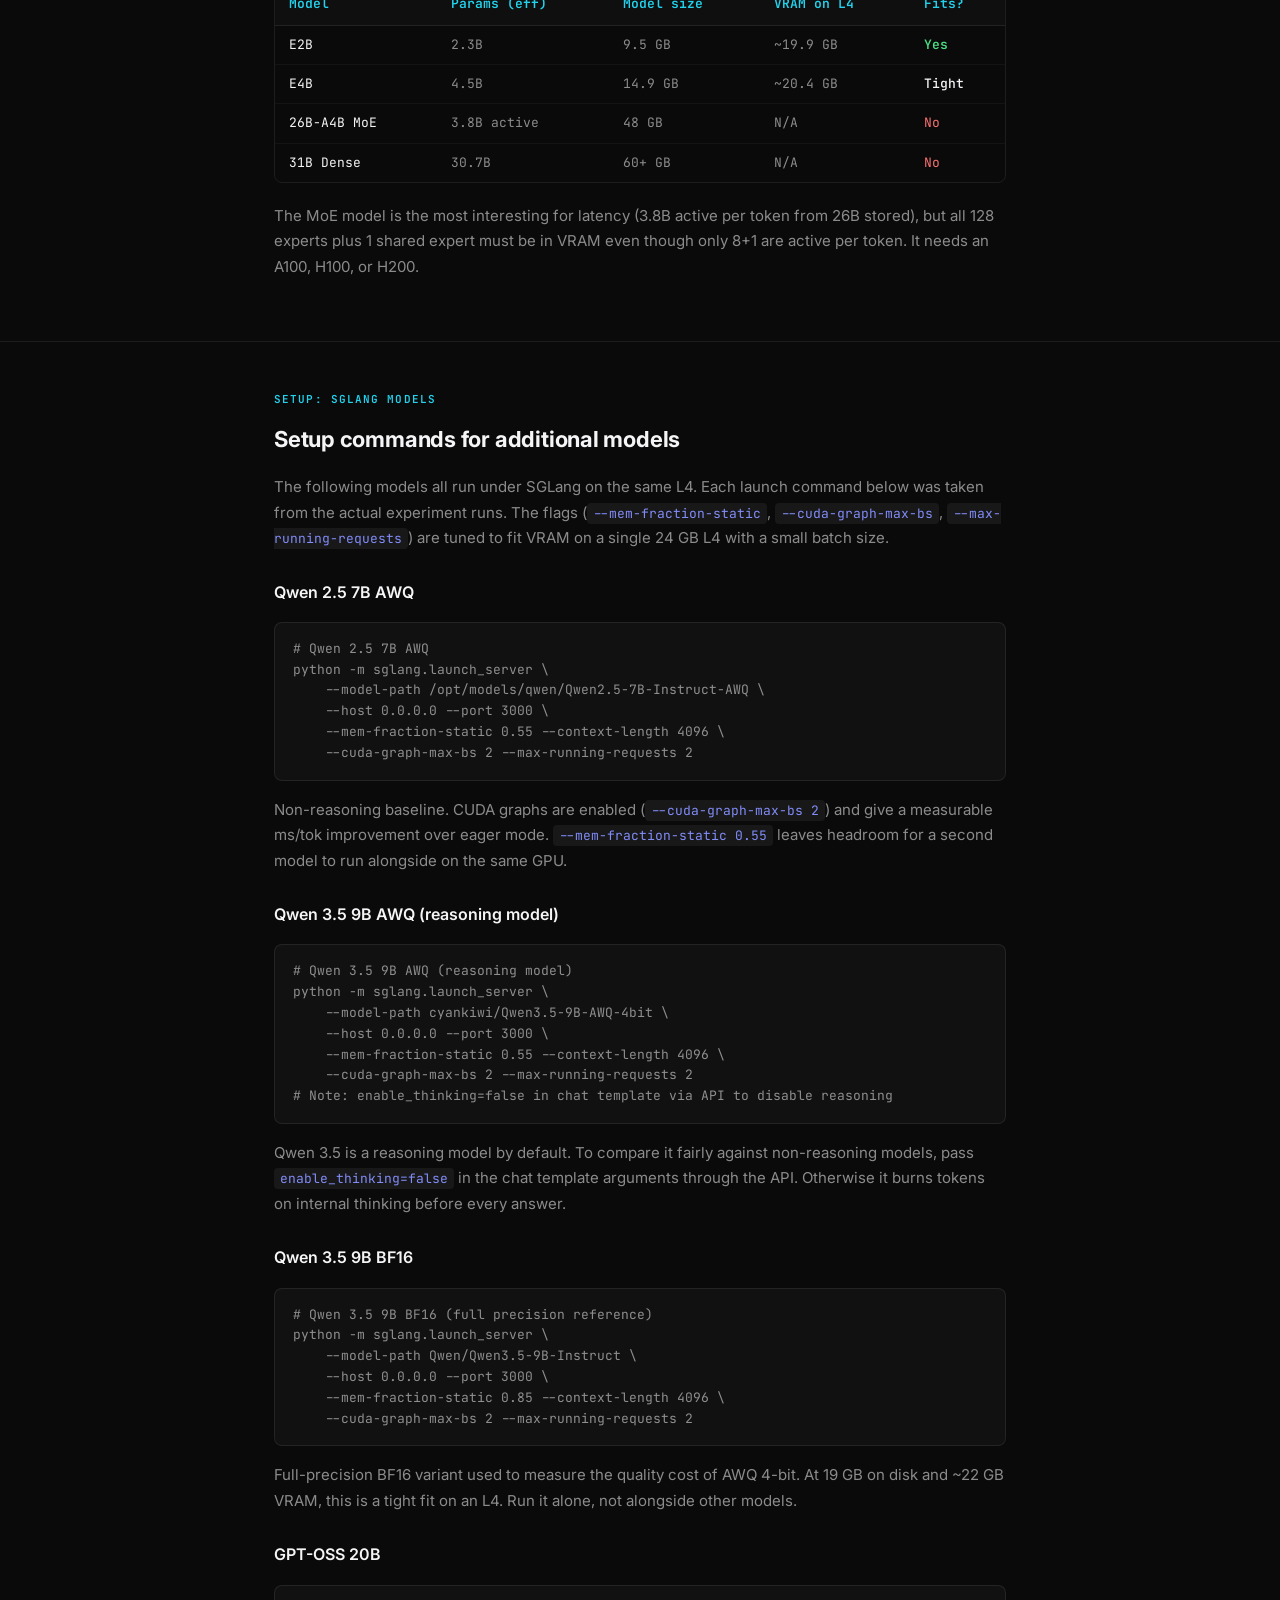
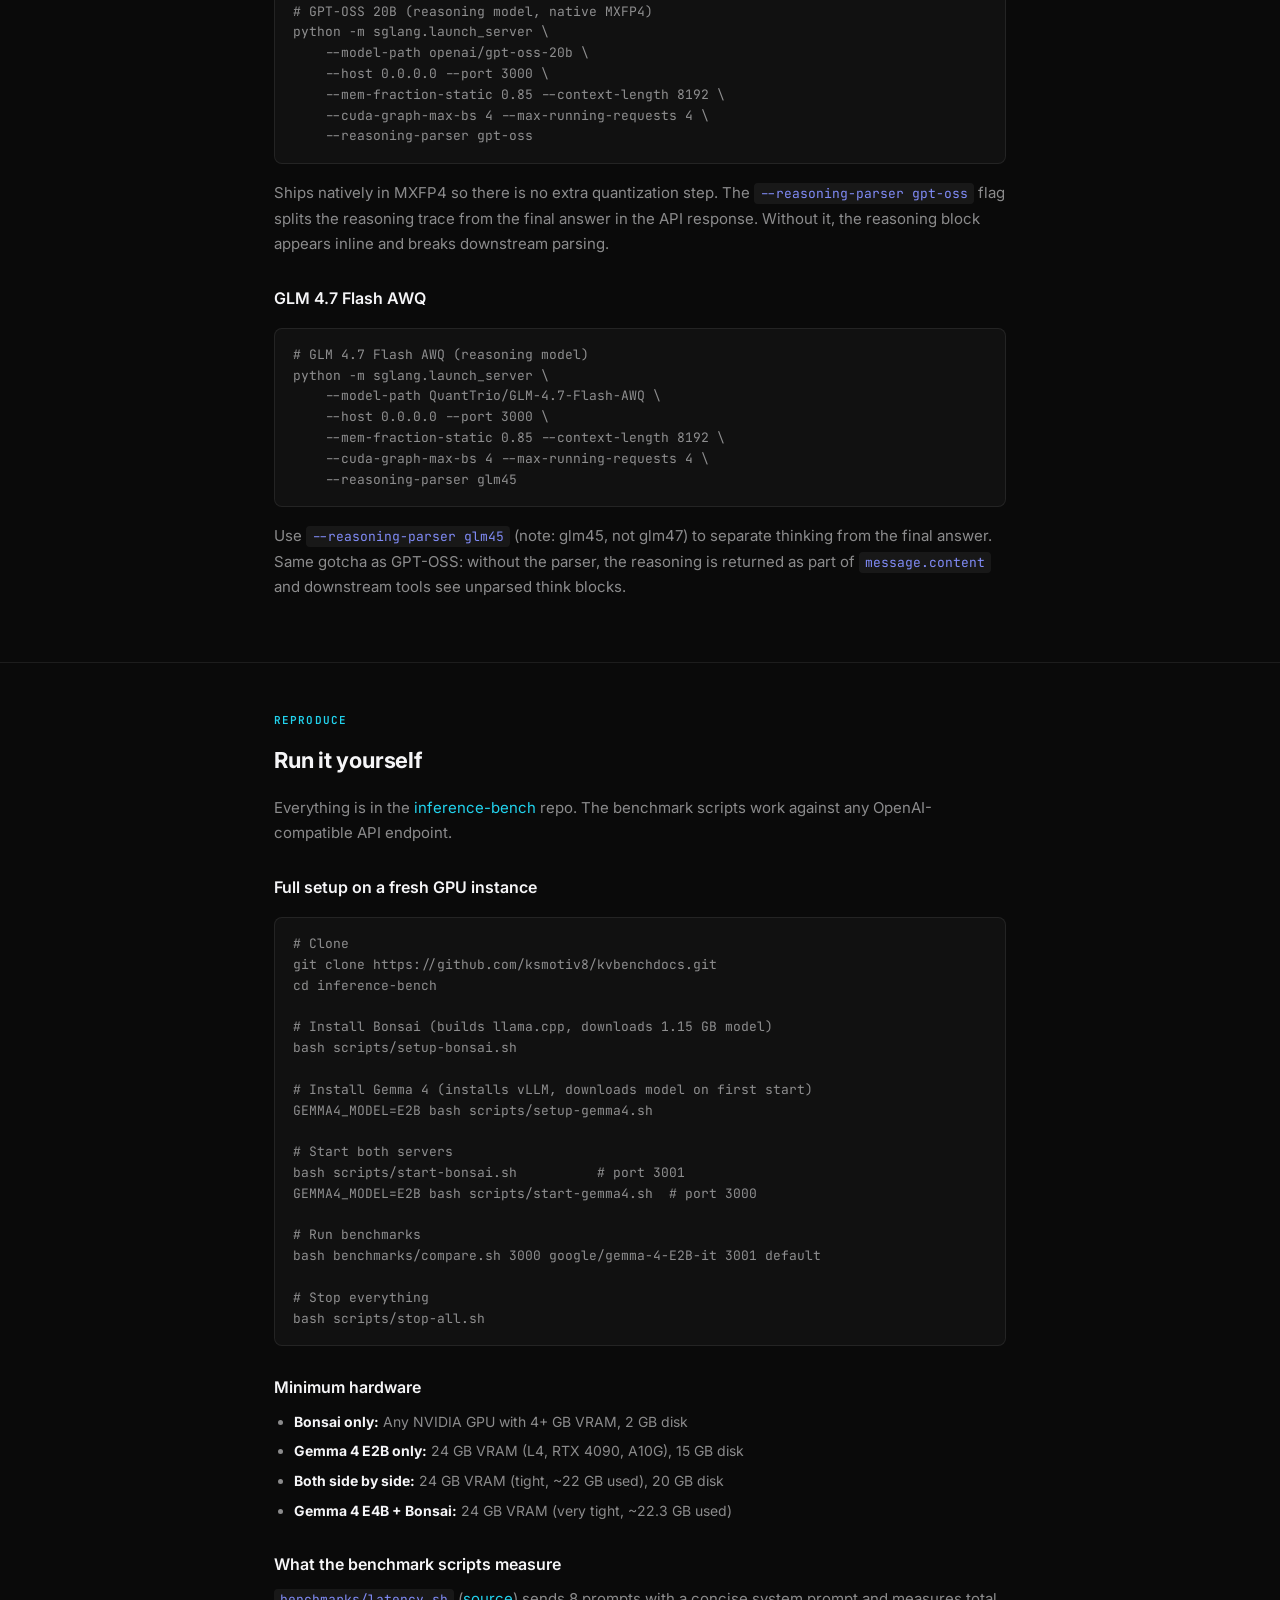
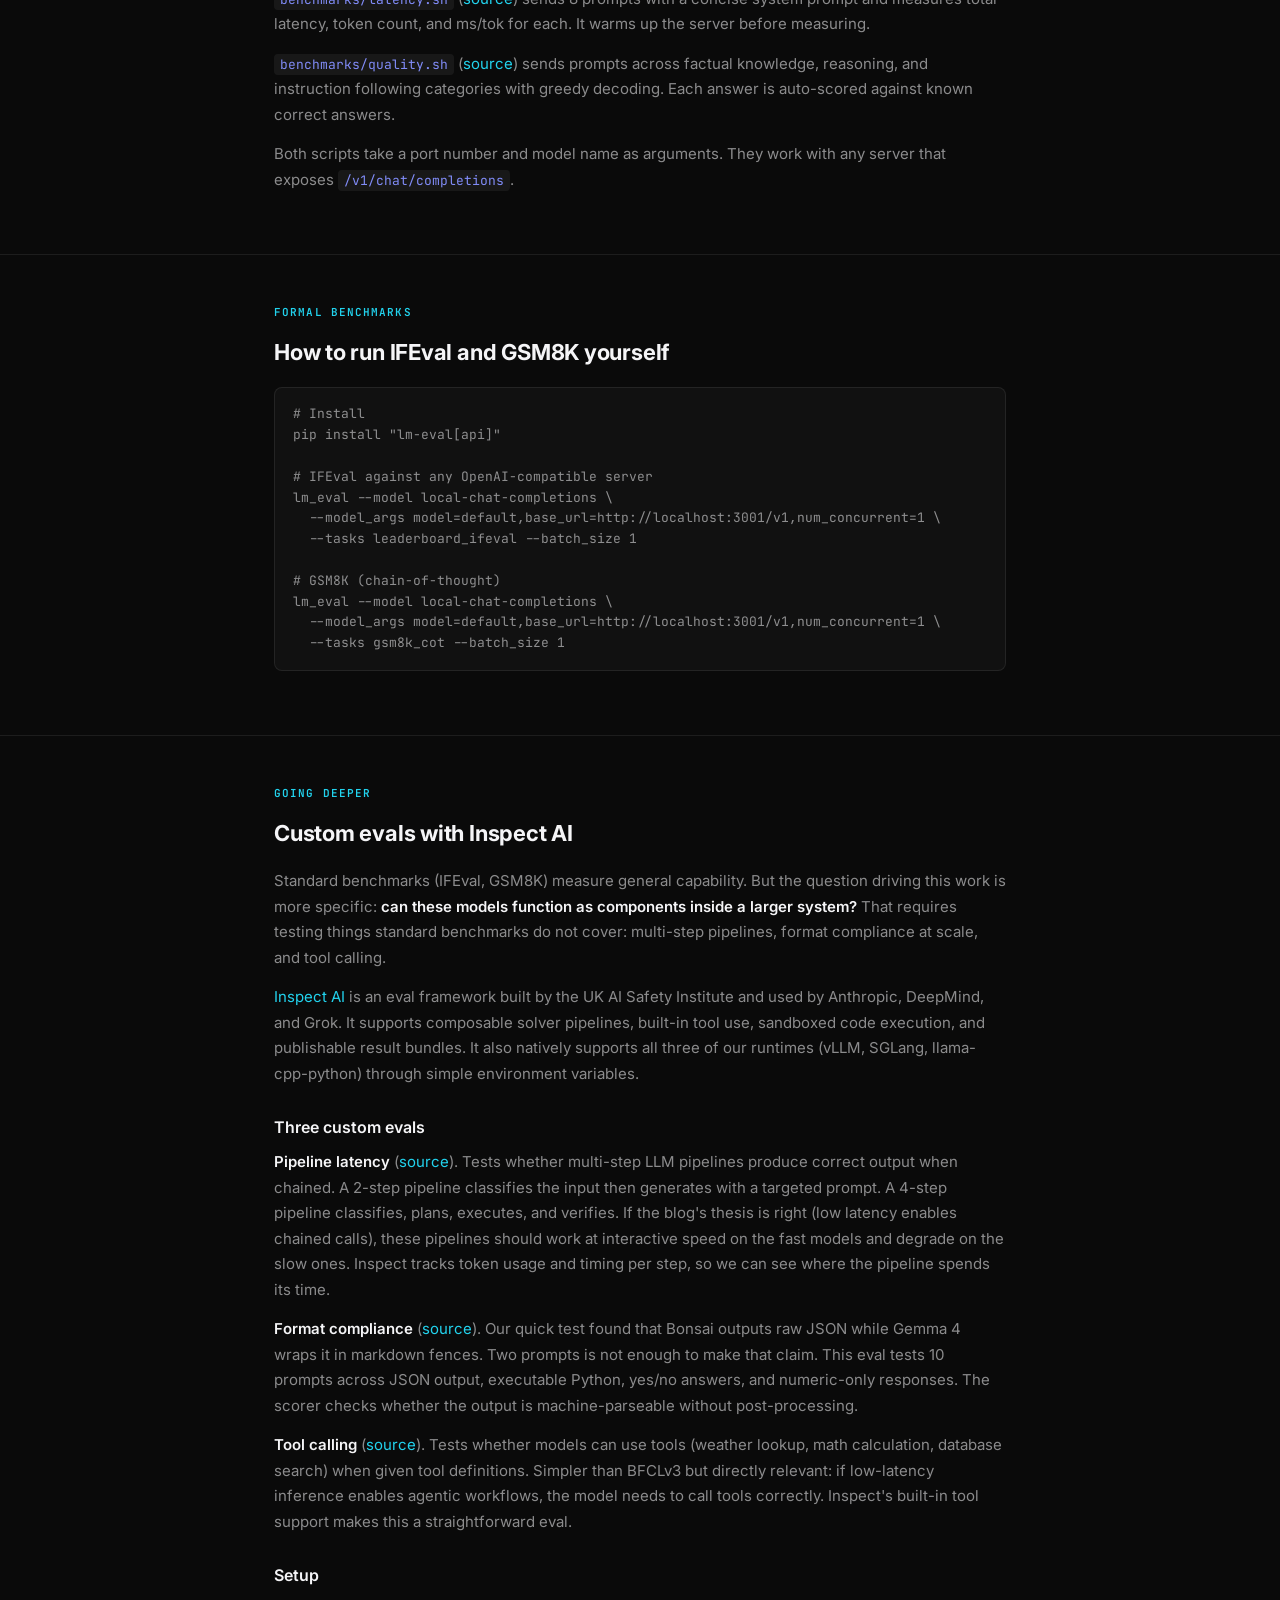
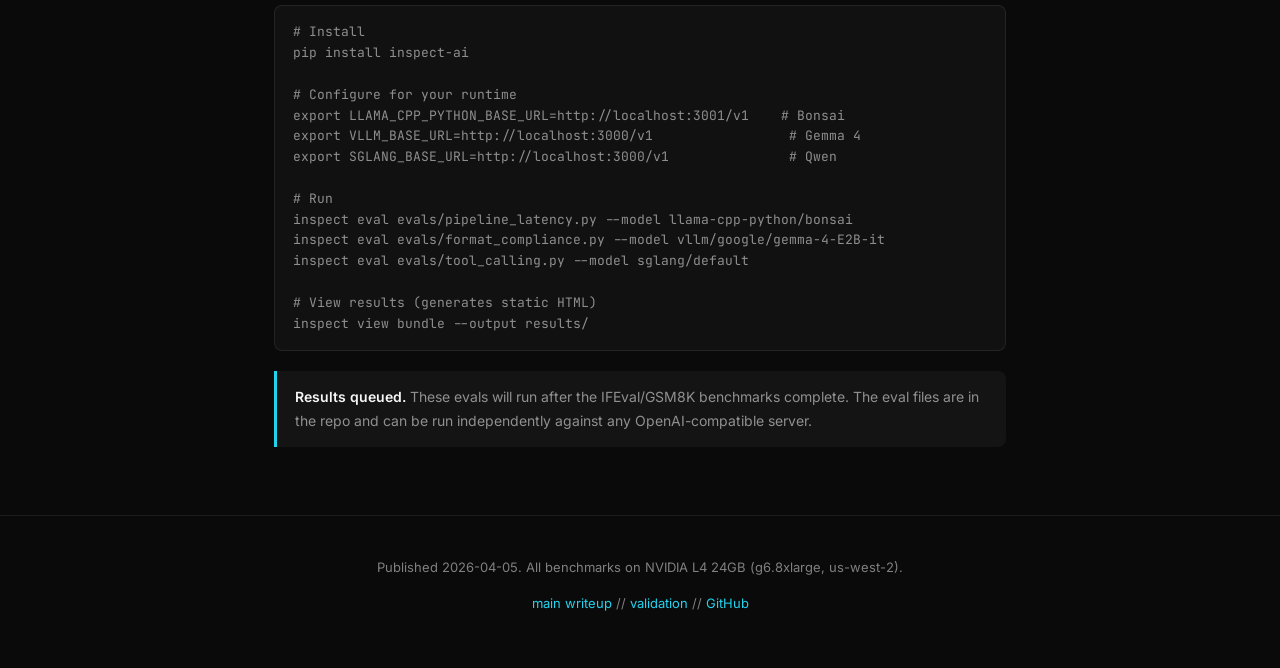
<file: docs/inference/models/setup/index.html>
<!DOCTYPE html>
<html lang="en">
<head>
  <meta charset="UTF-8" />
  <meta name="viewport" content="width=device-width, initial-scale=1.0" />
  <title>Setup and Reproduction: Bonsai, Gemma 4, Qwen, GPT-OSS, GLM</title>
  <meta name="description" content="Reproducible setup commands, configuration flags, and benchmark scripts for every model tested in the main inference writeup." />
  <meta name="theme-color" content="#0a0a0a" />
  <link rel="preconnect" href="https://fonts.googleapis.com" />
  <link rel="preconnect" href="https://fonts.gstatic.com" crossorigin />
  <link href="https://fonts.googleapis.com/css2?family=Inter:wght@400;500;600;700&family=JetBrains+Mono:wght@400;500;600&display=swap" rel="stylesheet" media="print" onload="this.media='all'" />
  <noscript><link href="https://fonts.googleapis.com/css2?family=Inter:wght@400;500;600;700&family=JetBrains+Mono:wght@400;500;600&display=swap" rel="stylesheet" /></noscript>
  <style>
    :root {
      --bg: #0a0a0a; --bg-card: rgba(255,255,255,0.04); --border: rgba(255,255,255,0.08);
      --text: #f5f5f7; --text-dim: rgba(245,245,247,0.55); --text-muted: rgba(245,245,247,0.50);
      --cyan: #22d3ee; --green: #4ade80; --red: #f87171; --yellow: #facc15; --accent: #818cf8;
      --font: 'Inter', -apple-system, sans-serif; --mono: 'JetBrains Mono', monospace;
    }
    *, *::before, *::after { box-sizing: border-box; margin: 0; padding: 0; }
    html { -webkit-font-smoothing: antialiased; -moz-osx-font-smoothing: grayscale; }
    .sr-only { position: absolute; width: 1px; height: 1px; padding: 0; margin: -1px; overflow: hidden; clip: rect(0,0,0,0); border: 0; }
    body { font-family: var(--font); background: var(--bg); color: var(--text); line-height: 1.7; font-size: 15px; }
    a { color: var(--cyan); text-decoration: none; } a:hover { text-decoration: underline; }
    .container { max-width: 780px; margin: 0 auto; padding: 0 24px; }
    header { padding: 80px 0 48px; border-bottom: 1px solid var(--border); }
    header .meta { font-family: var(--mono); font-size: 12px; color: var(--text-muted); margin-bottom: 16px; letter-spacing: 0.02em; }
    header h1 { font-size: 32px; font-weight: 700; line-height: 1.25; letter-spacing: -0.02em; margin-bottom: 16px; }
    header .subtitle { font-size: 16px; color: var(--text-dim); line-height: 1.6; max-width: 640px; }
    .section { padding: 48px 0; border-bottom: 1px solid var(--border); }
    .section:last-of-type { border-bottom: none; }
    .section-tag { font-family: var(--mono); font-size: 11px; font-weight: 600; text-transform: uppercase; letter-spacing: 0.1em; color: var(--cyan); margin-bottom: 12px; display: block; }
    h2 { font-size: 22px; font-weight: 700; letter-spacing: -0.01em; margin-bottom: 16px; }
    h3 { font-size: 16px; font-weight: 600; margin-top: 28px; margin-bottom: 8px; }
    p { margin-bottom: 14px; color: var(--text-dim); }
    p strong, p b { color: var(--text); font-weight: 600; }
    .table-wrap { overflow-x: auto; margin: 20px 0; border: 1px solid var(--border); border-radius: 8px; }
    table { width: 100%; border-collapse: collapse; font-family: var(--mono); font-size: 13px; }
    th { text-align: left; padding: 10px 14px; font-weight: 600; color: var(--cyan); background: rgba(255,255,255,0.02); border-bottom: 1px solid var(--border); white-space: nowrap; }
    td { padding: 8px 14px; border-bottom: 1px solid rgba(255,255,255,0.04); color: var(--text-dim); white-space: nowrap; }
    tr:last-child td { border-bottom: none; }
    td.val { color: var(--text); font-weight: 500; }
    td.best { color: var(--green); font-weight: 600; }
    td.worst { color: var(--red); }
    td.name { color: var(--text); }
    .terminal { background: #111; border: 1px solid var(--border); border-radius: 8px; margin: 20px 0; overflow: hidden; }
    .terminal-bar { display: flex; align-items: center; gap: 6px; padding: 10px 14px; background: rgba(255,255,255,0.02); border-bottom: 1px solid var(--border); }
    .terminal-dot { width: 10px; height: 10px; border-radius: 50%; }
    .terminal-dot.r { background: #f87171; } .terminal-dot.y { background: #facc15; } .terminal-dot.g { background: #4ade80; }
    .terminal-title { font-family: var(--mono); font-size: 12px; color: var(--text-muted); margin-left: 8px; }
    .terminal-body { padding: 16px 18px; font-family: var(--mono); font-size: 12.5px; line-height: 1.7; color: var(--text-dim); overflow-x: auto; white-space: pre; }
    .terminal-body .t-bold { color: var(--text); font-weight: 600; }
    .terminal-body .t-cyan { color: var(--cyan); }
    .terminal-body .t-green { color: var(--green); }
    .terminal-body .t-dim { color: var(--text-muted); }
    code { font-family: var(--mono); font-size: 13px; background: rgba(255,255,255,0.06); padding: 2px 6px; border-radius: 4px; color: var(--accent); }
    pre { background: #111; border: 1px solid var(--border); border-radius: 8px; padding: 16px 18px; margin: 16px 0; overflow-x: auto; font-family: var(--mono); font-size: 13px; line-height: 1.6; color: var(--text-dim); }
    pre code { background: none; padding: 0; color: inherit; }
    .callout { background: var(--bg-card); border-left: 3px solid var(--cyan); padding: 14px 18px; margin: 20px 0; border-radius: 0 8px 8px 0; }
    .callout p { margin-bottom: 0; font-size: 14px; }
    .callout.warn { border-left-color: var(--yellow); }
    .stats { display: grid; grid-template-columns: repeat(auto-fit, minmax(160px, 1fr)); gap: 12px; margin: 20px 0; }
    .stat { background: var(--bg-card); border: 1px solid var(--border); border-radius: 8px; padding: 16px; text-align: center; }
    .stat-value { font-family: var(--mono); font-size: 24px; font-weight: 700; color: var(--text); }
    .stat-label { font-size: 12px; color: var(--text-muted); margin-top: 4px; }
    footer { padding: 40px 0; border-top: 1px solid var(--border); text-align: center; }
    footer p { font-size: 13px; color: var(--text-muted); }
    ul, ol { margin: 8px 0 14px 20px; }
    li { color: var(--text-dim); margin-bottom: 6px; font-size: 14px; }
    li strong { color: var(--text); }
    .chart { margin: 28px 0; padding: 24px; background: #111; border: 1px solid var(--border); border-radius: 8px; }
    .chart-title { font-family: var(--mono); font-size: 12px; font-weight: 600; color: var(--cyan); text-transform: uppercase; letter-spacing: 0.08em; margin-bottom: 16px; }
    .bar-row { display: flex; align-items: center; margin-bottom: 10px; font-family: var(--mono); font-size: 12px; }
    .bar-label { width: 160px; flex-shrink: 0; color: var(--text-dim); text-align: right; padding-right: 14px; }
    .bar-track { flex: 1; height: 24px; background: rgba(255,255,255,0.03); border-radius: 4px; overflow: hidden; }
    .bar-fill { height: 100%; border-radius: 4px; display: flex; align-items: center; padding-left: 8px; font-size: 11px; font-weight: 600; color: #000; min-width: 40px; }
    .bar-fill.green { background: var(--green); } .bar-fill.cyan { background: var(--cyan); }
    .bar-fill.dim { background: rgba(245,245,247,0.2); color: var(--text-dim); }
    .bar-fill.red { background: var(--red); }
    .bar-note { font-family: var(--mono); font-size: 11px; color: var(--text-muted); margin-top: 8px; text-align: right; }
    @media (max-width: 600px) { header h1 { font-size: 24px; } .stats { grid-template-columns: repeat(2, 1fr); } table { font-size: 11px; } th, td { padding: 6px 8px; } td.name { white-space: normal; min-width: 100px; } .bar-label { width: 100px; font-size: 10px; } }
  </style>
</head>
<body>

<header>
  <div class="container">
    <div class="meta">2026-04-09 // NVIDIA L4 24GB // <a href="../">main writeup</a></div>
    <h1>Setup and Reproduction</h1>
    <p class="subtitle">
      Setup commands, configuration flags, and benchmark scripts for every model in the main writeup. No narrative, just reproducible commands.
    </p>
  </div>
</header>

<main>

<section class="section">
  <div class="container">
    <span class="section-tag">Overview</span>
    <h2>What this page covers</h2>
    <p>
      This page collects setup commands for the models tested in <a href="../">the main post</a>. For benchmark results and analysis, see the main page. For detailed validation outputs, see <a href="../validation/">validation</a>.
    </p>

    <h3>Hardware requirements</h3>
    <div class="table-wrap">
      <table>
        <thead>
          <tr>
            <th scope="col">Model</th>
            <th scope="col">Size on disk</th>
            <th scope="col">VRAM (L4)</th>
            <th scope="col">Notes</th>
          </tr>
        </thead>
        <tbody>
          <tr><td class="name">Bonsai 1-bit 8B</td><td>1.15 GB</td><td>~2 GB</td><td>llama.cpp fork</td></tr>
          <tr><td class="name">Gemma 4 E2B</td><td>9.5 GB</td><td>19.9 GB</td><td>vLLM 0.19+, no CUDA graphs</td></tr>
          <tr><td class="name">Gemma 4 E4B</td><td>14.9 GB</td><td>20.4 GB</td><td>vLLM, no CUDA graphs (tight)</td></tr>
          <tr><td class="name">Qwen 2.5 7B AWQ</td><td>5.2 GB</td><td>13.2 GB</td><td>SGLang, CUDA graphs</td></tr>
          <tr><td class="name">Qwen 3.5 9B AWQ</td><td>8.5 GB</td><td>~15 GB</td><td>SGLang, reasoning model</td></tr>
          <tr><td class="name">Qwen 3.5 9B BF16</td><td>19 GB</td><td>~22 GB</td><td>SGLang (very tight)</td></tr>
          <tr><td class="name">GPT-OSS 20B</td><td>13 GB</td><td>~20 GB</td><td>SGLang with --reasoning-parser gpt-oss</td></tr>
          <tr><td class="name">GLM 4.7 Flash AWQ</td><td>19 GB</td><td>~21 GB</td><td>SGLang with --reasoning-parser glm45</td></tr>
        </tbody>
      </table>
    </div>
  </div>
</section>

<section class="section">
  <div class="container">
    <span class="section-tag">Setup: Bonsai</span>
    <h2>Bonsai 1-bit 8B on PrismML's llama.cpp</h2>

    <p>
      Bonsai uses a custom quantization format (Q1_0_g128) that is not in upstream llama.cpp. You need PrismML's fork. The model is public on HuggingFace, no access token required.
    </p>

    <h3>What you need</h3>
    <ul>
      <li>NVIDIA GPU with CUDA (any modern card works, 4+ GB VRAM)</li>
      <li>cmake, gcc, git</li>
      <li><code>huggingface-cli</code> or <code>hf</code> for model download</li>
    </ul>

    <h3>Setup (one script)</h3>
    <pre><code>bash scripts/setup-bonsai.sh</code></pre>
    <p>This script (<a href="https://github.com/ksmotiv8/kvbenchdocs/blob/main/inference-bench/scripts/setup-bonsai.sh" target="_blank" rel="noopener">source</a>) clones the <a href="https://github.com/PrismML-Eng/llama.cpp" target="_blank" rel="noopener">PrismML llama.cpp fork</a>, builds with CUDA, and downloads the <a href="https://huggingface.co/prism-ml/Bonsai-8B-gguf" target="_blank" rel="noopener">Bonsai-8B GGUF</a> (1.15 GB).</p>

    <h3>Start the server</h3>
    <pre><code>bash scripts/start-bonsai.sh</code></pre>
    <p>Starts on port 3001 by default. OpenAI-compatible API at <code>http://localhost:3001/v1/chat/completions</code>. On an L4, startup takes about 5 seconds and the model uses ~2 GB VRAM.</p>

    <h3>Verify it works</h3>
    <div class="terminal">
      <div class="terminal-bar">
        <span class="terminal-dot r"></span><span class="terminal-dot y"></span><span class="terminal-dot g"></span>
        <span class="terminal-title">verify bonsai</span>
      </div>
      <div class="terminal-body">
<span class="t-dim">$</span> curl -s http://localhost:3001/v1/chat/completions \
  -H "Content-Type: application/json" \
  -d '{"model":"default",
       "messages":[{"role":"user","content":"What is 2+2?"}],
       "max_tokens":16,"temperature":0}' | jq -r '.choices[0].message.content'

<span class="t-bold">2 + 2 = 4.</span>
      </div>
    </div>

    <div class="callout warn">
      <p><strong>Fork dependency.</strong> Bonsai only works on PrismML's llama.cpp fork. If upstream llama.cpp or SGLang add Q1_0_g128 support, this dependency goes away. Until then, you are running a vendor fork.</p>
    </div>
  </div>
</section>

<section class="section">
  <div class="container">
    <span class="section-tag">Setup: Gemma 4</span>
    <h2>Gemma 4 on vLLM</h2>

    <p>
      Gemma 4 launched April 1, 2026. At time of writing, <strong>SGLang does not support it yet</strong> (<a href="https://github.com/sgl-project/sglang/issues/21952" target="_blank" rel="noopener">issue #21952</a> is open). vLLM v0.19.0 (released April 3) does support it, but requires a bleeding-edge transformers install because the <code>gemma4</code> model type is too new for the latest PyPI release.
    </p>

    <h3>What you need</h3>
    <ul>
      <li>NVIDIA GPU with CUDA, 20+ GB VRAM for E2B, 21+ GB for E4B</li>
      <li>Python 3.12, <a href="https://docs.astral.sh/uv/" target="_blank" rel="noopener">uv</a> package manager</li>
    </ul>

    <h3>Setup</h3>
    <pre><code># E2B (2.3B effective params, 9.5 GB model, fits on L4)
GEMMA4_MODEL=E2B bash scripts/setup-gemma4.sh

# E4B (4.5B effective params, 14.9 GB model, tight on L4)
GEMMA4_MODEL=E4B bash scripts/setup-gemma4.sh</code></pre>
    <p>This script (<a href="https://github.com/ksmotiv8/kvbenchdocs/blob/main/inference-bench/scripts/setup-gemma4.sh" target="_blank" rel="noopener">source</a>) creates a venv, installs vLLM 0.19.0, and installs transformers from source.</p>

    <h3>Start the server</h3>
    <pre><code>GEMMA4_MODEL=E2B bash scripts/start-gemma4.sh</code></pre>
    <p>Starts on port 3000 by default. First run downloads the model from HuggingFace (~9.5 GB for E2B, ~14.9 GB for E4B). On an L4, the E2B uses ~19.9 GB VRAM. The E4B uses ~20.4 GB.</p>

    <div class="callout warn">
      <p><strong>CUDA graphs not working yet.</strong> Neither SGLang nor vLLM supports CUDA graph capture for Gemma 4 at this time. All latency numbers include extra kernel launch overhead that will improve as runtime support matures. Expect 10-30% improvement once CUDA graphs work.</p>
    </div>

    <h3>VRAM guide</h3>
    <div class="table-wrap">
      <table>
        <thead><tr><th scope="col">Model</th><th scope="col">Params (eff)</th><th scope="col">Model size</th><th scope="col">VRAM on L4</th><th scope="col">Fits?</th></tr></thead>
        <tbody>
          <tr><td class="name">E2B</td><td>2.3B</td><td>9.5 GB</td><td>~19.9 GB</td><td class="best">Yes</td></tr>
          <tr><td class="name">E4B</td><td>4.5B</td><td>14.9 GB</td><td>~20.4 GB</td><td class="val">Tight</td></tr>
          <tr><td class="name">26B-A4B MoE</td><td>3.8B active</td><td>48 GB</td><td>N/A</td><td class="worst">No</td></tr>
          <tr><td class="name">31B Dense</td><td>30.7B</td><td>60+ GB</td><td>N/A</td><td class="worst">No</td></tr>
        </tbody>
      </table>
    </div>
    <p>
      The MoE model is the most interesting for latency (3.8B active per token from 26B stored), but all 128 experts plus 1 shared expert must be in VRAM even though only 8+1 are active per token. It needs an A100, H100, or H200.
    </p>
  </div>
</section>

<section class="section">
  <div class="container">
    <span class="section-tag">Setup: SGLang models</span>
    <h2>Setup commands for additional models</h2>

    <p>
      The following models all run under SGLang on the same L4. Each launch command below was taken from the actual experiment runs. The flags (<code>--mem-fraction-static</code>, <code>--cuda-graph-max-bs</code>, <code>--max-running-requests</code>) are tuned to fit VRAM on a single 24 GB L4 with a small batch size.
    </p>

    <h3>Qwen 2.5 7B AWQ</h3>
    <pre><code># Qwen 2.5 7B AWQ
python -m sglang.launch_server \
    --model-path /opt/models/qwen/Qwen2.5-7B-Instruct-AWQ \
    --host 0.0.0.0 --port 3000 \
    --mem-fraction-static 0.55 --context-length 4096 \
    --cuda-graph-max-bs 2 --max-running-requests 2</code></pre>
    <p>Non-reasoning baseline. CUDA graphs are enabled (<code>--cuda-graph-max-bs 2</code>) and give a measurable ms/tok improvement over eager mode. <code>--mem-fraction-static 0.55</code> leaves headroom for a second model to run alongside on the same GPU.</p>

    <h3>Qwen 3.5 9B AWQ (reasoning model)</h3>
    <pre><code># Qwen 3.5 9B AWQ (reasoning model)
python -m sglang.launch_server \
    --model-path cyankiwi/Qwen3.5-9B-AWQ-4bit \
    --host 0.0.0.0 --port 3000 \
    --mem-fraction-static 0.55 --context-length 4096 \
    --cuda-graph-max-bs 2 --max-running-requests 2
# Note: enable_thinking=false in chat template via API to disable reasoning</code></pre>
    <p>Qwen 3.5 is a reasoning model by default. To compare it fairly against non-reasoning models, pass <code>enable_thinking=false</code> in the chat template arguments through the API. Otherwise it burns tokens on internal thinking before every answer.</p>

    <h3>Qwen 3.5 9B BF16</h3>
    <pre><code># Qwen 3.5 9B BF16 (full precision reference)
python -m sglang.launch_server \
    --model-path Qwen/Qwen3.5-9B-Instruct \
    --host 0.0.0.0 --port 3000 \
    --mem-fraction-static 0.85 --context-length 4096 \
    --cuda-graph-max-bs 2 --max-running-requests 2</code></pre>
    <p>Full-precision BF16 variant used to measure the quality cost of AWQ 4-bit. At 19 GB on disk and ~22 GB VRAM, this is a tight fit on an L4. Run it alone, not alongside other models.</p>

    <h3>GPT-OSS 20B</h3>
    <pre><code># GPT-OSS 20B (reasoning model, native MXFP4)
python -m sglang.launch_server \
    --model-path openai/gpt-oss-20b \
    --host 0.0.0.0 --port 3000 \
    --mem-fraction-static 0.85 --context-length 8192 \
    --cuda-graph-max-bs 4 --max-running-requests 4 \
    --reasoning-parser gpt-oss</code></pre>
    <p>Ships natively in MXFP4 so there is no extra quantization step. The <code>--reasoning-parser gpt-oss</code> flag splits the reasoning trace from the final answer in the API response. Without it, the reasoning block appears inline and breaks downstream parsing.</p>

    <h3>GLM 4.7 Flash AWQ</h3>
    <pre><code># GLM 4.7 Flash AWQ (reasoning model)
python -m sglang.launch_server \
    --model-path QuantTrio/GLM-4.7-Flash-AWQ \
    --host 0.0.0.0 --port 3000 \
    --mem-fraction-static 0.85 --context-length 8192 \
    --cuda-graph-max-bs 4 --max-running-requests 4 \
    --reasoning-parser glm45</code></pre>
    <p>Use <code>--reasoning-parser glm45</code> (note: glm45, not glm47) to separate thinking from the final answer. Same gotcha as GPT-OSS: without the parser, the reasoning is returned as part of <code>message.content</code> and downstream tools see unparsed think blocks.</p>
  </div>
</section>

<section class="section">
  <div class="container">
    <span class="section-tag">Reproduce</span>
    <h2>Run it yourself</h2>

    <p>
      Everything is in the <a href="https://github.com/ksmotiv8/kvbenchdocs" target="_blank" rel="noopener">inference-bench</a> repo. The benchmark scripts work against any OpenAI-compatible API endpoint.
    </p>

    <h3>Full setup on a fresh GPU instance</h3>
    <pre><code># Clone
git clone https://github.com/ksmotiv8/kvbenchdocs.git
cd inference-bench

# Install Bonsai (builds llama.cpp, downloads 1.15 GB model)
bash scripts/setup-bonsai.sh

# Install Gemma 4 (installs vLLM, downloads model on first start)
GEMMA4_MODEL=E2B bash scripts/setup-gemma4.sh

# Start both servers
bash scripts/start-bonsai.sh          # port 3001
GEMMA4_MODEL=E2B bash scripts/start-gemma4.sh  # port 3000

# Run benchmarks
bash benchmarks/compare.sh 3000 google/gemma-4-E2B-it 3001 default

# Stop everything
bash scripts/stop-all.sh</code></pre>

    <h3>Minimum hardware</h3>
    <ul>
      <li><strong>Bonsai only:</strong> Any NVIDIA GPU with 4+ GB VRAM, 2 GB disk</li>
      <li><strong>Gemma 4 E2B only:</strong> 24 GB VRAM (L4, RTX 4090, A10G), 15 GB disk</li>
      <li><strong>Both side by side:</strong> 24 GB VRAM (tight, ~22 GB used), 20 GB disk</li>
      <li><strong>Gemma 4 E4B + Bonsai:</strong> 24 GB VRAM (very tight, ~22.3 GB used)</li>
    </ul>

    <h3>What the benchmark scripts measure</h3>
    <p>
      <code>benchmarks/latency.sh</code> (<a href="https://github.com/ksmotiv8/kvbenchdocs/blob/main/inference-bench/benchmarks/latency.sh" target="_blank" rel="noopener">source</a>) sends 8 prompts with a concise system prompt and measures total latency, token count, and ms/tok for each. It warms up the server before measuring.
    </p>
    <p>
      <code>benchmarks/quality.sh</code> (<a href="https://github.com/ksmotiv8/kvbenchdocs/blob/main/inference-bench/benchmarks/quality.sh" target="_blank" rel="noopener">source</a>) sends prompts across factual knowledge, reasoning, and instruction following categories with greedy decoding. Each answer is auto-scored against known correct answers.
    </p>
    <p>
      Both scripts take a port number and model name as arguments. They work with any server that exposes <code>/v1/chat/completions</code>.
    </p>
  </div>
</section>

<section class="section">
  <div class="container">
    <span class="section-tag">Formal benchmarks</span>
    <h2>How to run IFEval and GSM8K yourself</h2>
    <pre><code># Install
pip install "lm-eval[api]"

# IFEval against any OpenAI-compatible server
lm_eval --model local-chat-completions \
  --model_args model=default,base_url=http://localhost:3001/v1,num_concurrent=1 \
  --tasks leaderboard_ifeval --batch_size 1

# GSM8K (chain-of-thought)
lm_eval --model local-chat-completions \
  --model_args model=default,base_url=http://localhost:3001/v1,num_concurrent=1 \
  --tasks gsm8k_cot --batch_size 1</code></pre>
  </div>
</section>

<section class="section">
  <div class="container">
    <span class="section-tag">Going deeper</span>
    <h2>Custom evals with Inspect AI</h2>

    <p>
      Standard benchmarks (IFEval, GSM8K) measure general capability. But the question driving this work is more specific: <strong>can these models function as components inside a larger system?</strong> That requires testing things standard benchmarks do not cover: multi-step pipelines, format compliance at scale, and tool calling.
    </p>
    <p>
      <a href="https://inspect.aisi.org.uk/" target="_blank" rel="noopener">Inspect AI</a> is an eval framework built by the UK AI Safety Institute and used by Anthropic, DeepMind, and Grok. It supports composable solver pipelines, built-in tool use, sandboxed code execution, and publishable result bundles. It also natively supports all three of our runtimes (vLLM, SGLang, llama-cpp-python) through simple environment variables.
    </p>

    <h3>Three custom evals</h3>

    <p>
      <strong>Pipeline latency</strong> (<a href="https://github.com/ksmotiv8/kvbenchdocs/blob/main/inference-bench/evals/pipeline_latency.py" target="_blank" rel="noopener">source</a>). Tests whether multi-step LLM pipelines produce correct output when chained. A 2-step pipeline classifies the input then generates with a targeted prompt. A 4-step pipeline classifies, plans, executes, and verifies. If the blog's thesis is right (low latency enables chained calls), these pipelines should work at interactive speed on the fast models and degrade on the slow ones. Inspect tracks token usage and timing per step, so we can see where the pipeline spends its time.
    </p>

    <p>
      <strong>Format compliance</strong> (<a href="https://github.com/ksmotiv8/kvbenchdocs/blob/main/inference-bench/evals/format_compliance.py" target="_blank" rel="noopener">source</a>). Our quick test found that Bonsai outputs raw JSON while Gemma 4 wraps it in markdown fences. Two prompts is not enough to make that claim. This eval tests 10 prompts across JSON output, executable Python, yes/no answers, and numeric-only responses. The scorer checks whether the output is machine-parseable without post-processing.
    </p>

    <p>
      <strong>Tool calling</strong> (<a href="https://github.com/ksmotiv8/kvbenchdocs/blob/main/inference-bench/evals/tool_calling.py" target="_blank" rel="noopener">source</a>). Tests whether models can use tools (weather lookup, math calculation, database search) when given tool definitions. Simpler than BFCLv3 but directly relevant: if low-latency inference enables agentic workflows, the model needs to call tools correctly. Inspect's built-in tool support makes this a straightforward eval.
    </p>

    <h3>Setup</h3>
    <pre><code># Install
pip install inspect-ai

# Configure for your runtime
export LLAMA_CPP_PYTHON_BASE_URL=http://localhost:3001/v1    # Bonsai
export VLLM_BASE_URL=http://localhost:3000/v1                 # Gemma 4
export SGLANG_BASE_URL=http://localhost:3000/v1               # Qwen

# Run
inspect eval evals/pipeline_latency.py --model llama-cpp-python/bonsai
inspect eval evals/format_compliance.py --model vllm/google/gemma-4-E2B-it
inspect eval evals/tool_calling.py --model sglang/default

# View results (generates static HTML)
inspect view bundle --output results/</code></pre>

    <div class="callout">
      <p><strong>Results queued.</strong> These evals will run after the IFEval/GSM8K benchmarks complete. The eval files are in the repo and can be run independently against any OpenAI-compatible server.</p>
    </div>
  </div>
</section>

</main>

<footer>
  <div class="container">
    <p>Published 2026-04-05. All benchmarks on NVIDIA L4 24GB (g6.8xlarge, us-west-2).</p>
    <p><a href="../">main writeup</a> // <a href="../validation/">validation</a> // <a href="https://github.com/ksmotiv8/kvbenchdocs">GitHub</a></p>
  </div>
</footer>

</body>
</html>
</file>
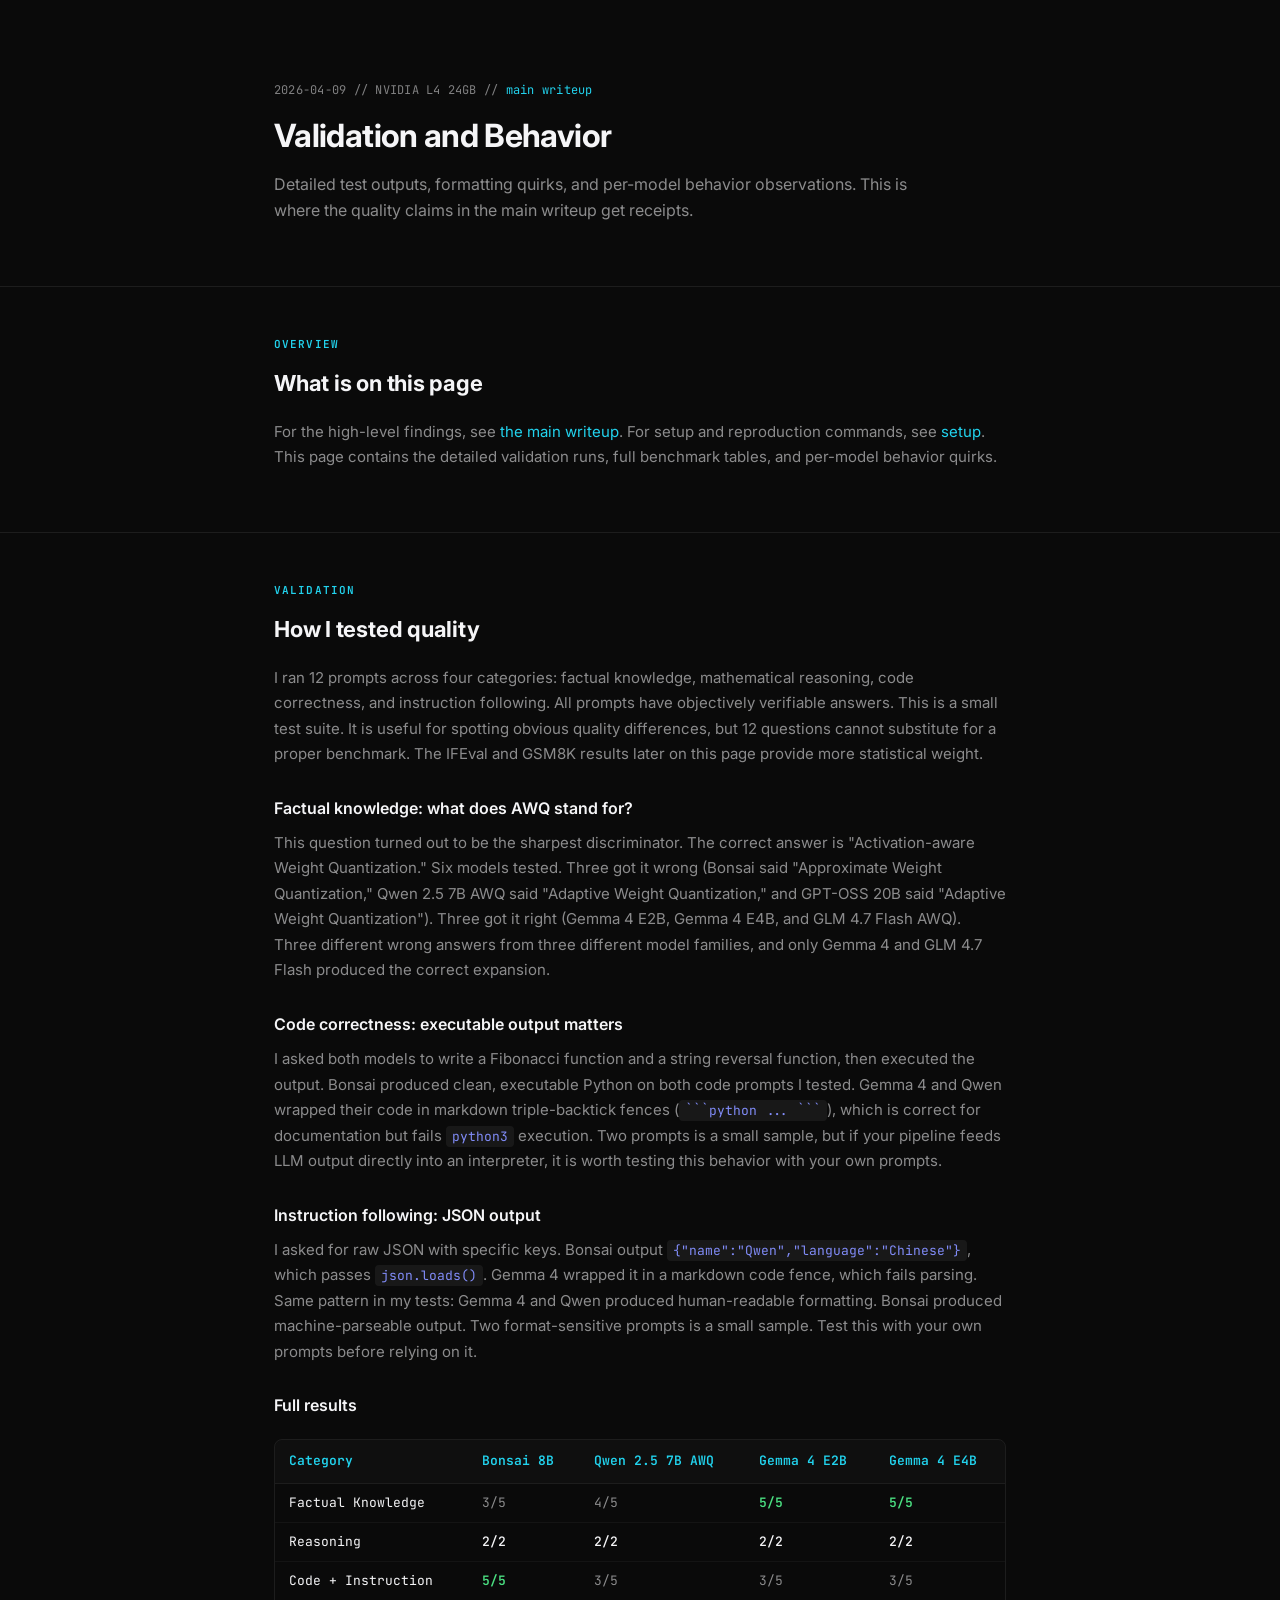
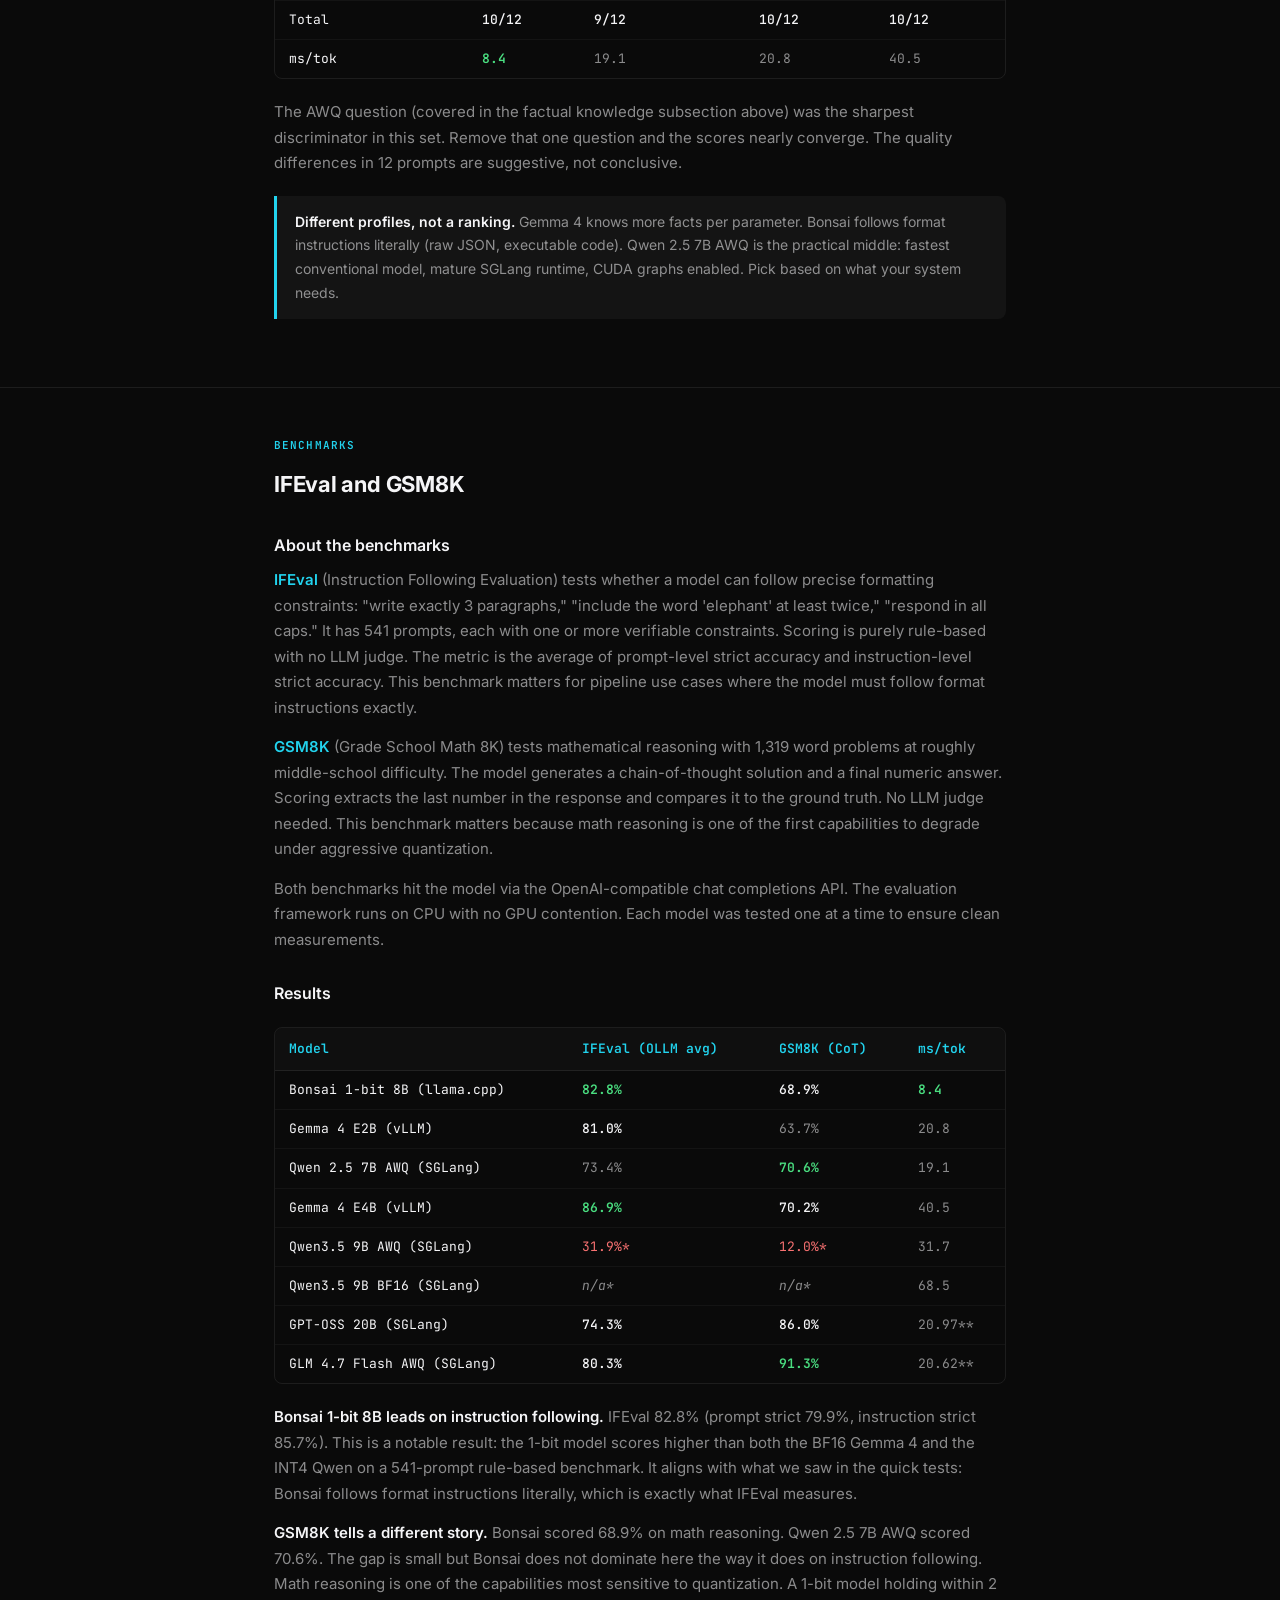
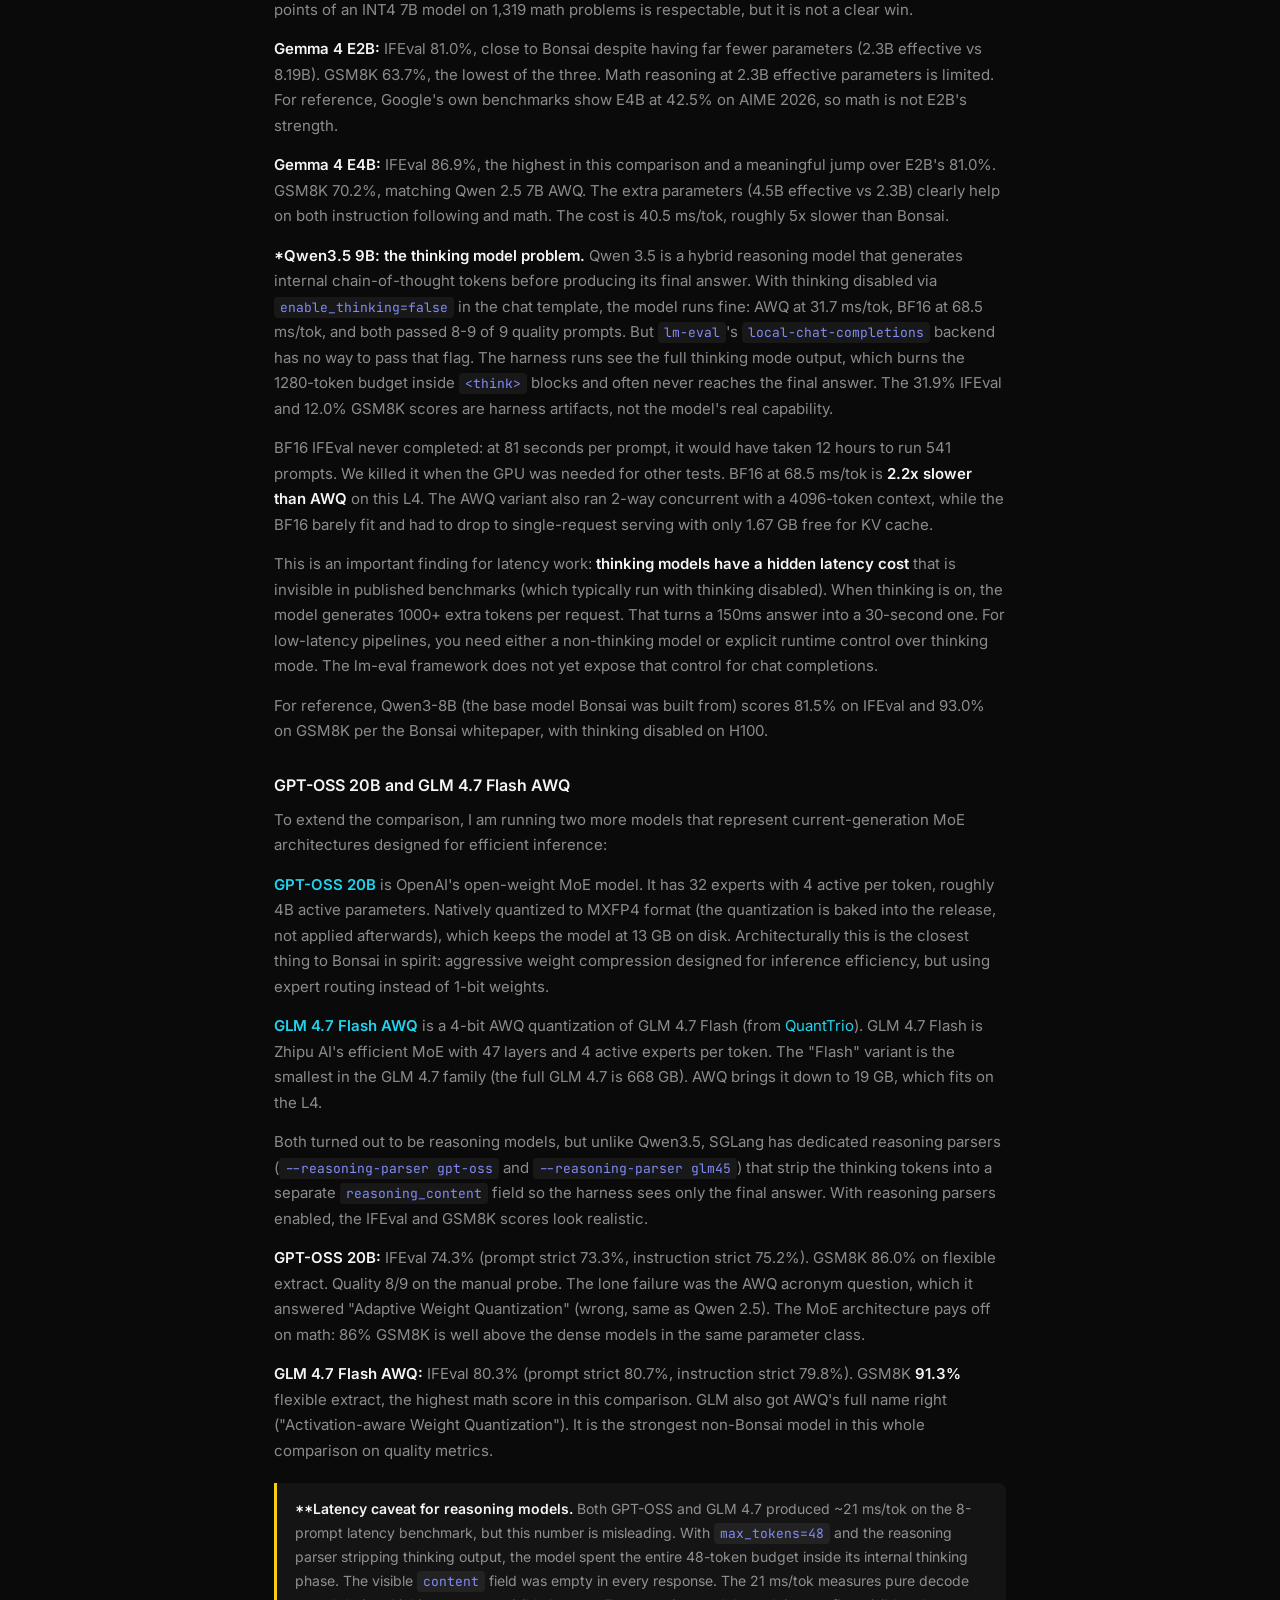
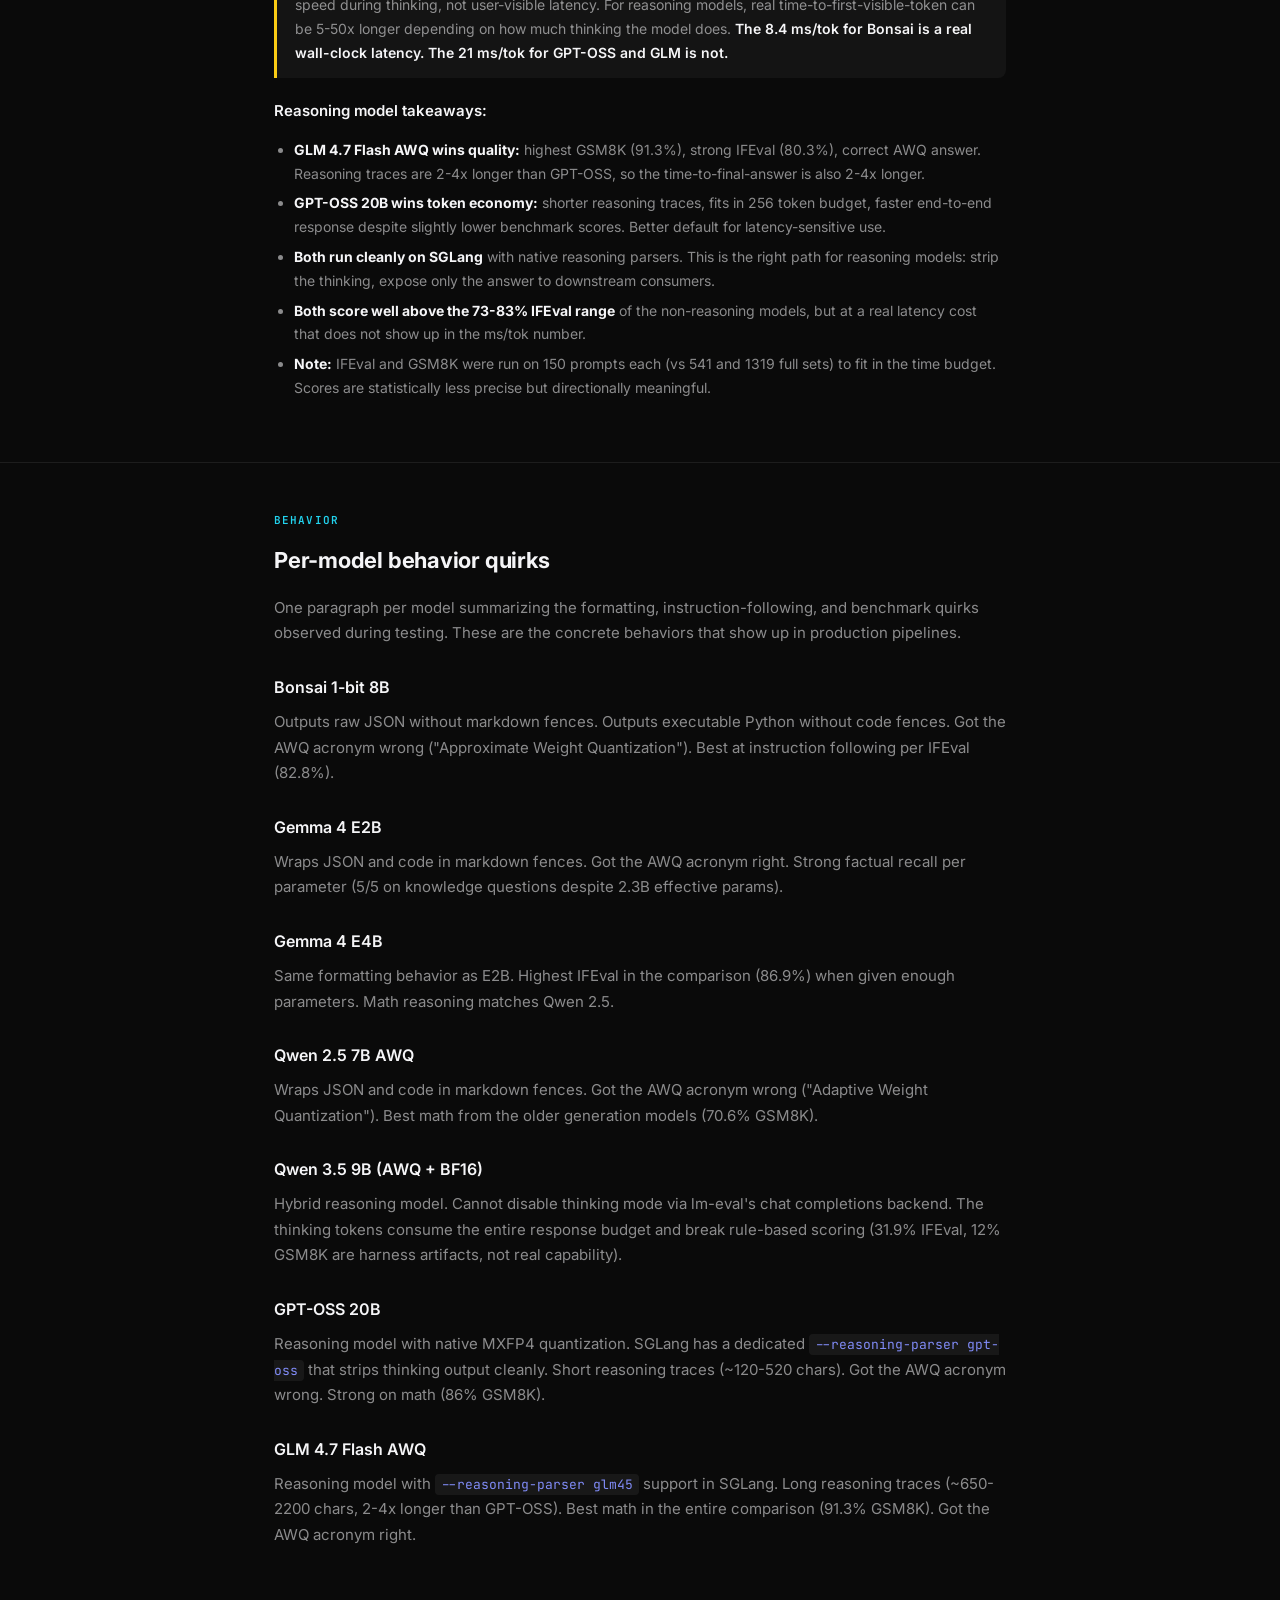
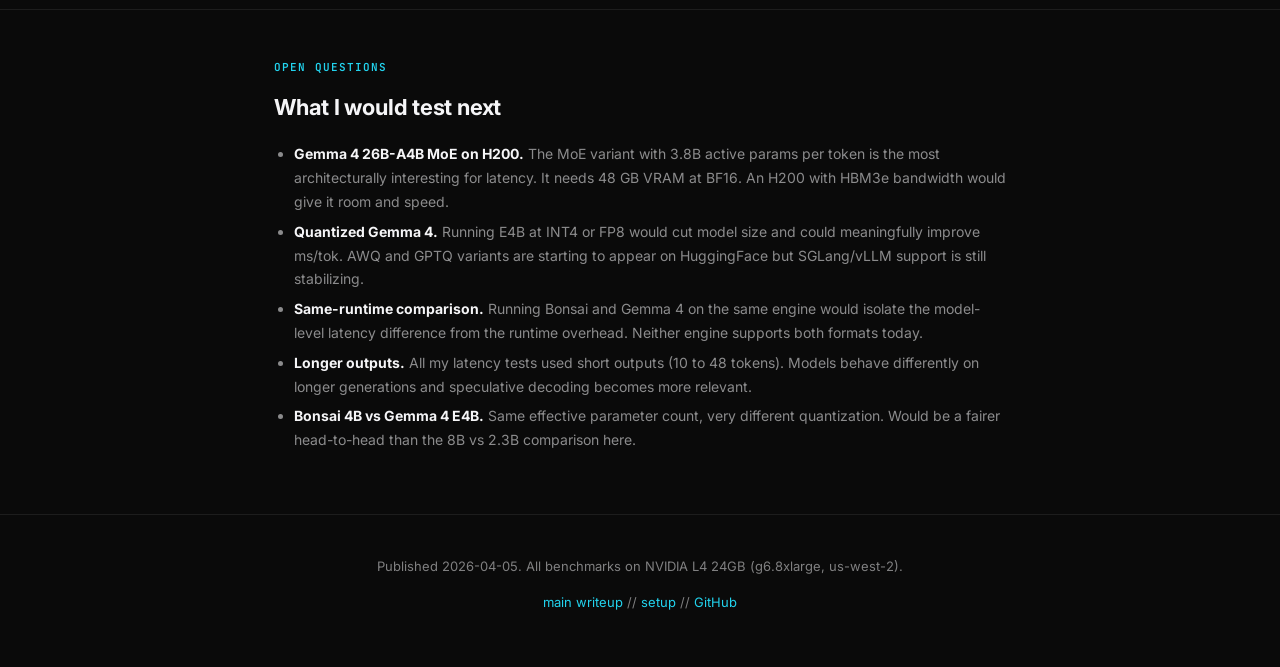
<file: docs/inference/models/validation/index.html>
<!DOCTYPE html>
<html lang="en">
<head>
  <meta charset="UTF-8" />
  <meta name="viewport" content="width=device-width, initial-scale=1.0" />
  <title>Validation and Behavior: Bonsai, Gemma 4, Qwen, GPT-OSS, GLM</title>
  <meta name="description" content="Detailed test outputs, formatting quirks, and per-model behavior for Bonsai 1-bit 8B, Gemma 4, Qwen 2.5/3.5, GPT-OSS 20B, and GLM 4.7 Flash AWQ on NVIDIA L4." />
  <meta name="theme-color" content="#0a0a0a" />
  <link rel="preconnect" href="https://fonts.googleapis.com" />
  <link rel="preconnect" href="https://fonts.gstatic.com" crossorigin />
  <link href="https://fonts.googleapis.com/css2?family=Inter:wght@400;500;600;700&family=JetBrains+Mono:wght@400;500;600&display=swap" rel="stylesheet" media="print" onload="this.media='all'" />
  <noscript><link href="https://fonts.googleapis.com/css2?family=Inter:wght@400;500;600;700&family=JetBrains+Mono:wght@400;500;600&display=swap" rel="stylesheet" /></noscript>
  <style>
    :root {
      --bg: #0a0a0a; --bg-card: rgba(255,255,255,0.04); --border: rgba(255,255,255,0.08);
      --text: #f5f5f7; --text-dim: rgba(245,245,247,0.55); --text-muted: rgba(245,245,247,0.50);
      --cyan: #22d3ee; --green: #4ade80; --red: #f87171; --yellow: #facc15; --accent: #818cf8;
      --font: 'Inter', -apple-system, sans-serif; --mono: 'JetBrains Mono', monospace;
    }
    *, *::before, *::after { box-sizing: border-box; margin: 0; padding: 0; }
    html { -webkit-font-smoothing: antialiased; -moz-osx-font-smoothing: grayscale; }
    .sr-only { position: absolute; width: 1px; height: 1px; padding: 0; margin: -1px; overflow: hidden; clip: rect(0,0,0,0); border: 0; }
    body { font-family: var(--font); background: var(--bg); color: var(--text); line-height: 1.7; font-size: 15px; }
    a { color: var(--cyan); text-decoration: none; } a:hover { text-decoration: underline; }
    .container { max-width: 780px; margin: 0 auto; padding: 0 24px; }
    header { padding: 80px 0 48px; border-bottom: 1px solid var(--border); }
    header .meta { font-family: var(--mono); font-size: 12px; color: var(--text-muted); margin-bottom: 16px; letter-spacing: 0.02em; }
    header h1 { font-size: 32px; font-weight: 700; line-height: 1.25; letter-spacing: -0.02em; margin-bottom: 16px; }
    header .subtitle { font-size: 16px; color: var(--text-dim); line-height: 1.6; max-width: 640px; }
    .section { padding: 48px 0; border-bottom: 1px solid var(--border); }
    .section:last-of-type { border-bottom: none; }
    .section-tag { font-family: var(--mono); font-size: 11px; font-weight: 600; text-transform: uppercase; letter-spacing: 0.1em; color: var(--cyan); margin-bottom: 12px; display: block; }
    h2 { font-size: 22px; font-weight: 700; letter-spacing: -0.01em; margin-bottom: 16px; }
    h3 { font-size: 16px; font-weight: 600; margin-top: 28px; margin-bottom: 8px; }
    p { margin-bottom: 14px; color: var(--text-dim); }
    p strong, p b { color: var(--text); font-weight: 600; }
    .table-wrap { overflow-x: auto; margin: 20px 0; border: 1px solid var(--border); border-radius: 8px; }
    table { width: 100%; border-collapse: collapse; font-family: var(--mono); font-size: 13px; }
    th { text-align: left; padding: 10px 14px; font-weight: 600; color: var(--cyan); background: rgba(255,255,255,0.02); border-bottom: 1px solid var(--border); white-space: nowrap; }
    td { padding: 8px 14px; border-bottom: 1px solid rgba(255,255,255,0.04); color: var(--text-dim); white-space: nowrap; }
    tr:last-child td { border-bottom: none; }
    td.val { color: var(--text); font-weight: 500; }
    td.best { color: var(--green); font-weight: 600; }
    td.worst { color: var(--red); }
    td.name { color: var(--text); }
    .terminal { background: #111; border: 1px solid var(--border); border-radius: 8px; margin: 20px 0; overflow: hidden; }
    .terminal-bar { display: flex; align-items: center; gap: 6px; padding: 10px 14px; background: rgba(255,255,255,0.02); border-bottom: 1px solid var(--border); }
    .terminal-dot { width: 10px; height: 10px; border-radius: 50%; }
    .terminal-dot.r { background: #f87171; } .terminal-dot.y { background: #facc15; } .terminal-dot.g { background: #4ade80; }
    .terminal-title { font-family: var(--mono); font-size: 12px; color: var(--text-muted); margin-left: 8px; }
    .terminal-body { padding: 16px 18px; font-family: var(--mono); font-size: 12.5px; line-height: 1.7; color: var(--text-dim); overflow-x: auto; white-space: pre; }
    .terminal-body .t-bold { color: var(--text); font-weight: 600; }
    .terminal-body .t-cyan { color: var(--cyan); }
    .terminal-body .t-green { color: var(--green); }
    .terminal-body .t-dim { color: var(--text-muted); }
    code { font-family: var(--mono); font-size: 13px; background: rgba(255,255,255,0.06); padding: 2px 6px; border-radius: 4px; color: var(--accent); }
    pre { background: #111; border: 1px solid var(--border); border-radius: 8px; padding: 16px 18px; margin: 16px 0; overflow-x: auto; font-family: var(--mono); font-size: 13px; line-height: 1.6; color: var(--text-dim); }
    pre code { background: none; padding: 0; color: inherit; }
    .callout { background: var(--bg-card); border-left: 3px solid var(--cyan); padding: 14px 18px; margin: 20px 0; border-radius: 0 8px 8px 0; }
    .callout p { margin-bottom: 0; font-size: 14px; }
    .callout.warn { border-left-color: var(--yellow); }
    .stats { display: grid; grid-template-columns: repeat(auto-fit, minmax(160px, 1fr)); gap: 12px; margin: 20px 0; }
    .stat { background: var(--bg-card); border: 1px solid var(--border); border-radius: 8px; padding: 16px; text-align: center; }
    .stat-value { font-family: var(--mono); font-size: 24px; font-weight: 700; color: var(--text); }
    .stat-label { font-size: 12px; color: var(--text-muted); margin-top: 4px; }
    footer { padding: 40px 0; border-top: 1px solid var(--border); text-align: center; }
    footer p { font-size: 13px; color: var(--text-muted); }
    ul, ol { margin: 8px 0 14px 20px; }
    li { color: var(--text-dim); margin-bottom: 6px; font-size: 14px; }
    li strong { color: var(--text); }
    .chart { margin: 28px 0; padding: 24px; background: #111; border: 1px solid var(--border); border-radius: 8px; }
    .chart-title { font-family: var(--mono); font-size: 12px; font-weight: 600; color: var(--cyan); text-transform: uppercase; letter-spacing: 0.08em; margin-bottom: 16px; }
    .bar-row { display: flex; align-items: center; margin-bottom: 10px; font-family: var(--mono); font-size: 12px; }
    .bar-label { width: 160px; flex-shrink: 0; color: var(--text-dim); text-align: right; padding-right: 14px; }
    .bar-track { flex: 1; height: 24px; background: rgba(255,255,255,0.03); border-radius: 4px; overflow: hidden; }
    .bar-fill { height: 100%; border-radius: 4px; display: flex; align-items: center; padding-left: 8px; font-size: 11px; font-weight: 600; color: #000; min-width: 40px; }
    .bar-fill.green { background: var(--green); } .bar-fill.cyan { background: var(--cyan); }
    .bar-fill.dim { background: rgba(245,245,247,0.2); color: var(--text-dim); }
    .bar-fill.red { background: var(--red); }
    .bar-note { font-family: var(--mono); font-size: 11px; color: var(--text-muted); margin-top: 8px; text-align: right; }
    @media (max-width: 600px) { header h1 { font-size: 24px; } .stats { grid-template-columns: repeat(2, 1fr); } table { font-size: 11px; } th, td { padding: 6px 8px; } td.name { white-space: normal; min-width: 100px; } .bar-label { width: 100px; font-size: 10px; } }
  </style>
</head>
<body>

<header>
  <div class="container">
    <div class="meta">2026-04-09 // NVIDIA L4 24GB // <a href="../">main writeup</a></div>
    <h1>Validation and Behavior</h1>
    <p class="subtitle">
      Detailed test outputs, formatting quirks, and per-model behavior observations. This is where the quality claims in the main writeup get receipts.
    </p>
  </div>
</header>

<main>

<section class="section">
  <div class="container">
    <span class="section-tag">Overview</span>
    <h2>What is on this page</h2>
    <p>
      For the high-level findings, see <a href="../">the main writeup</a>. For setup and reproduction commands, see <a href="../setup/">setup</a>. This page contains the detailed validation runs, full benchmark tables, and per-model behavior quirks.
    </p>
  </div>
</section>

<section class="section">
  <div class="container">
    <span class="section-tag">Validation</span>
    <h2>How I tested quality</h2>

    <p>
      I ran 12 prompts across four categories: factual knowledge, mathematical reasoning, code correctness, and instruction following. All prompts have objectively verifiable answers. This is a small test suite. It is useful for spotting obvious quality differences, but 12 questions cannot substitute for a proper benchmark. The IFEval and GSM8K results later on this page provide more statistical weight.
    </p>

    <h3>Factual knowledge: what does AWQ stand for?</h3>
    <p>
      This question turned out to be the sharpest discriminator. The correct answer is "Activation-aware Weight Quantization." Six models tested. Three got it wrong (Bonsai said "Approximate Weight Quantization," Qwen 2.5 7B AWQ said "Adaptive Weight Quantization," and GPT-OSS 20B said "Adaptive Weight Quantization"). Three got it right (Gemma 4 E2B, Gemma 4 E4B, and GLM 4.7 Flash AWQ). Three different wrong answers from three different model families, and only Gemma 4 and GLM 4.7 Flash produced the correct expansion.
    </p>

    <h3>Code correctness: executable output matters</h3>
    <p>
      I asked both models to write a Fibonacci function and a string reversal function, then executed the output. Bonsai produced clean, executable Python on both code prompts I tested. Gemma 4 and Qwen wrapped their code in markdown triple-backtick fences (<code>```python ... ```</code>), which is correct for documentation but fails <code>python3</code> execution. Two prompts is a small sample, but if your pipeline feeds LLM output directly into an interpreter, it is worth testing this behavior with your own prompts.
    </p>

    <h3>Instruction following: JSON output</h3>
    <p>
      I asked for raw JSON with specific keys. Bonsai output <code>{"name":"Qwen","language":"Chinese"}</code>, which passes <code>json.loads()</code>. Gemma 4 wrapped it in a markdown code fence, which fails parsing. Same pattern in my tests: Gemma 4 and Qwen produced human-readable formatting. Bonsai produced machine-parseable output. Two format-sensitive prompts is a small sample. Test this with your own prompts before relying on it.
    </p>

    <h3>Full results</h3>
    <div class="table-wrap">
      <table>
        <thead>
          <tr>
            <th scope="col">Category</th>
            <th scope="col">Bonsai 8B</th>
            <th scope="col">Qwen 2.5 7B AWQ</th>
            <th scope="col">Gemma 4 E2B</th>
            <th scope="col">Gemma 4 E4B</th>
          </tr>
        </thead>
        <tbody>
          <tr><td class="name">Factual Knowledge</td><td>3/5</td><td>4/5</td><td class="best">5/5</td><td class="best">5/5</td></tr>
          <tr><td class="name">Reasoning</td><td class="val">2/2</td><td class="val">2/2</td><td class="val">2/2</td><td class="val">2/2</td></tr>
          <tr><td class="name">Code + Instruction</td><td class="best">5/5</td><td>3/5</td><td>3/5</td><td>3/5</td></tr>
          <tr><td class="name">Total</td><td class="val">10/12</td><td class="val">9/12</td><td class="val">10/12</td><td class="val">10/12</td></tr>
          <tr><td class="name">ms/tok</td><td class="best">8.4</td><td>19.1</td><td>20.8</td><td>40.5</td></tr>
        </tbody>
      </table>
    </div>

    <p>
      The AWQ question (covered in the factual knowledge subsection above) was the sharpest discriminator in this set. Remove that one question and the scores nearly converge. The quality differences in 12 prompts are suggestive, not conclusive.
    </p>

    <div class="callout">
      <p><strong>Different profiles, not a ranking.</strong> Gemma 4 knows more facts per parameter. Bonsai follows format instructions literally (raw JSON, executable code). Qwen 2.5 7B AWQ is the practical middle: fastest conventional model, mature SGLang runtime, CUDA graphs enabled. Pick based on what your system needs.</p>
    </div>
  </div>
</section>

<section class="section">
  <div class="container">
    <span class="section-tag">Benchmarks</span>
    <h2>IFEval and GSM8K</h2>

    <h3>About the benchmarks</h3>

    <p>
      <strong><a href="https://arxiv.org/abs/2311.07911" target="_blank" rel="noopener">IFEval</a></strong> (Instruction Following Evaluation) tests whether a model can follow precise formatting constraints: "write exactly 3 paragraphs," "include the word 'elephant' at least twice," "respond in all caps." It has 541 prompts, each with one or more verifiable constraints. Scoring is purely rule-based with no LLM judge. The metric is the average of prompt-level strict accuracy and instruction-level strict accuracy. This benchmark matters for pipeline use cases where the model must follow format instructions exactly.
    </p>

    <p>
      <strong><a href="https://arxiv.org/abs/2110.14168" target="_blank" rel="noopener">GSM8K</a></strong> (Grade School Math 8K) tests mathematical reasoning with 1,319 word problems at roughly middle-school difficulty. The model generates a chain-of-thought solution and a final numeric answer. Scoring extracts the last number in the response and compares it to the ground truth. No LLM judge needed. This benchmark matters because math reasoning is one of the first capabilities to degrade under aggressive quantization.
    </p>

    <p>
      Both benchmarks hit the model via the OpenAI-compatible chat completions API. The evaluation framework runs on CPU with no GPU contention. Each model was tested one at a time to ensure clean measurements.
    </p>

    <h3>Results</h3>

    <div class="table-wrap">
      <table>
        <thead>
          <tr>
            <th scope="col">Model</th>
            <th scope="col">IFEval (OLLM avg)</th>
            <th scope="col">GSM8K (CoT)</th>
            <th scope="col">ms/tok</th>
          </tr>
        </thead>
        <tbody>
          <tr>
            <td class="name">Bonsai 1-bit 8B (llama.cpp)</td>
            <td class="best">82.8%</td>
            <td class="val">68.9%</td>
            <td class="best">8.4</td>
          </tr>
          <tr>
            <td class="name">Gemma 4 E2B (vLLM)</td>
            <td class="val">81.0%</td>
            <td>63.7%</td>
            <td>20.8</td>
          </tr>
          <tr>
            <td class="name">Qwen 2.5 7B AWQ (SGLang)</td>
            <td>73.4%</td>
            <td class="best">70.6%</td>
            <td>19.1</td>
          </tr>
          <tr>
            <td class="name">Gemma 4 E4B (vLLM)</td>
            <td class="best">86.9%</td>
            <td class="val">70.2%</td>
            <td>40.5</td>
          </tr>
          <tr>
            <td class="name">Qwen3.5 9B AWQ (SGLang)</td>
            <td class="worst">31.9%*</td>
            <td class="worst">12.0%*</td>
            <td>31.7</td>
          </tr>
          <tr>
            <td class="name">Qwen3.5 9B BF16 (SGLang)</td>
            <td><em>n/a*</em></td>
            <td><em>n/a*</em></td>
            <td>68.5</td>
          </tr>
          <tr>
            <td class="name">GPT-OSS 20B (SGLang)</td>
            <td class="val">74.3%</td>
            <td class="val">86.0%</td>
            <td>20.97**</td>
          </tr>
          <tr>
            <td class="name">GLM 4.7 Flash AWQ (SGLang)</td>
            <td class="val">80.3%</td>
            <td class="best">91.3%</td>
            <td>20.62**</td>
          </tr>
        </tbody>
      </table>
    </div>

    <p>
      <strong>Bonsai 1-bit 8B leads on instruction following.</strong> IFEval 82.8% (prompt strict 79.9%, instruction strict 85.7%). This is a notable result: the 1-bit model scores higher than both the BF16 Gemma 4 and the INT4 Qwen on a 541-prompt rule-based benchmark. It aligns with what we saw in the quick tests: Bonsai follows format instructions literally, which is exactly what IFEval measures.
    </p>
    <p>
      <strong>GSM8K tells a different story.</strong> Bonsai scored 68.9% on math reasoning. Qwen 2.5 7B AWQ scored 70.6%. The gap is small but Bonsai does not dominate here the way it does on instruction following. Math reasoning is one of the capabilities most sensitive to quantization. A 1-bit model holding within 2 points of an INT4 7B model on 1,319 math problems is respectable, but it is not a clear win.
    </p>
    <p>
      <strong>Gemma 4 E2B:</strong> IFEval 81.0%, close to Bonsai despite having far fewer parameters (2.3B effective vs 8.19B). GSM8K 63.7%, the lowest of the three. Math reasoning at 2.3B effective parameters is limited. For reference, Google's own benchmarks show E4B at 42.5% on AIME 2026, so math is not E2B's strength.
    </p>
    <p>
      <strong>Gemma 4 E4B:</strong> IFEval 86.9%, the highest in this comparison and a meaningful jump over E2B's 81.0%. GSM8K 70.2%, matching Qwen 2.5 7B AWQ. The extra parameters (4.5B effective vs 2.3B) clearly help on both instruction following and math. The cost is 40.5 ms/tok, roughly 5x slower than Bonsai.
    </p>
    <p>
      <strong>*Qwen3.5 9B: the thinking model problem.</strong> Qwen 3.5 is a hybrid reasoning model that generates internal chain-of-thought tokens before producing its final answer. With thinking disabled via <code>enable_thinking=false</code> in the chat template, the model runs fine: AWQ at 31.7 ms/tok, BF16 at 68.5 ms/tok, and both passed 8-9 of 9 quality prompts. But <code>lm-eval</code>'s <code>local-chat-completions</code> backend has no way to pass that flag. The harness runs see the full thinking mode output, which burns the 1280-token budget inside <code>&lt;think&gt;</code> blocks and often never reaches the final answer. The 31.9% IFEval and 12.0% GSM8K scores are harness artifacts, not the model's real capability.
    </p>
    <p>
      BF16 IFEval never completed: at 81 seconds per prompt, it would have taken 12 hours to run 541 prompts. We killed it when the GPU was needed for other tests. BF16 at 68.5 ms/tok is <strong>2.2x slower than AWQ</strong> on this L4. The AWQ variant also ran 2-way concurrent with a 4096-token context, while the BF16 barely fit and had to drop to single-request serving with only 1.67 GB free for KV cache.
    </p>
    <p>
      This is an important finding for latency work: <strong>thinking models have a hidden latency cost</strong> that is invisible in published benchmarks (which typically run with thinking disabled). When thinking is on, the model generates 1000+ extra tokens per request. That turns a 150ms answer into a 30-second one. For low-latency pipelines, you need either a non-thinking model or explicit runtime control over thinking mode. The lm-eval framework does not yet expose that control for chat completions.
    </p>
    <p>
      For reference, Qwen3-8B (the base model Bonsai was built from) scores 81.5% on IFEval and 93.0% on GSM8K per the Bonsai whitepaper, with thinking disabled on H100.
    </p>

    <h3>GPT-OSS 20B and GLM 4.7 Flash AWQ</h3>
    <p>
      To extend the comparison, I am running two more models that represent current-generation MoE architectures designed for efficient inference:
    </p>
    <p>
      <strong><a href="https://huggingface.co/openai/gpt-oss-20b" target="_blank" rel="noopener">GPT-OSS 20B</a></strong> is OpenAI's open-weight MoE model. It has 32 experts with 4 active per token, roughly 4B active parameters. Natively quantized to MXFP4 format (the quantization is baked into the release, not applied afterwards), which keeps the model at 13 GB on disk. Architecturally this is the closest thing to Bonsai in spirit: aggressive weight compression designed for inference efficiency, but using expert routing instead of 1-bit weights.
    </p>
    <p>
      <strong><a href="https://huggingface.co/zai-org/GLM-4.7-Flash" target="_blank" rel="noopener">GLM 4.7 Flash AWQ</a></strong> is a 4-bit AWQ quantization of GLM 4.7 Flash (from <a href="https://huggingface.co/QuantTrio/GLM-4.7-Flash-AWQ" target="_blank" rel="noopener">QuantTrio</a>). GLM 4.7 Flash is Zhipu AI's efficient MoE with 47 layers and 4 active experts per token. The "Flash" variant is the smallest in the GLM 4.7 family (the full GLM 4.7 is 668 GB). AWQ brings it down to 19 GB, which fits on the L4.
    </p>
    <p>
      Both turned out to be reasoning models, but unlike Qwen3.5, SGLang has dedicated reasoning parsers (<code>--reasoning-parser gpt-oss</code> and <code>--reasoning-parser glm45</code>) that strip the thinking tokens into a separate <code>reasoning_content</code> field so the harness sees only the final answer. With reasoning parsers enabled, the IFEval and GSM8K scores look realistic.
    </p>
    <p>
      <strong>GPT-OSS 20B:</strong> IFEval 74.3% (prompt strict 73.3%, instruction strict 75.2%). GSM8K 86.0% on flexible extract. Quality 8/9 on the manual probe. The lone failure was the AWQ acronym question, which it answered "Adaptive Weight Quantization" (wrong, same as Qwen 2.5). The MoE architecture pays off on math: 86% GSM8K is well above the dense models in the same parameter class.
    </p>
    <p>
      <strong>GLM 4.7 Flash AWQ:</strong> IFEval 80.3% (prompt strict 80.7%, instruction strict 79.8%). GSM8K <strong>91.3%</strong> flexible extract, the highest math score in this comparison. GLM also got AWQ's full name right ("Activation-aware Weight Quantization"). It is the strongest non-Bonsai model in this whole comparison on quality metrics.
    </p>

    <div class="callout warn">
      <p><strong>**Latency caveat for reasoning models.</strong> Both GPT-OSS and GLM 4.7 produced ~21 ms/tok on the 8-prompt latency benchmark, but this number is misleading. With <code>max_tokens=48</code> and the reasoning parser stripping thinking output, the model spent the entire 48-token budget inside its internal thinking phase. The visible <code>content</code> field was empty in every response. The 21 ms/tok measures pure decode speed during thinking, not user-visible latency. For reasoning models, real time-to-first-visible-token can be 5-50x longer depending on how much thinking the model does. <strong>The 8.4 ms/tok for Bonsai is a real wall-clock latency. The 21 ms/tok for GPT-OSS and GLM is not.</strong></p>
    </div>

    <p>
      <strong>Reasoning model takeaways:</strong>
    </p>
    <ul>
      <li><strong>GLM 4.7 Flash AWQ wins quality:</strong> highest GSM8K (91.3%), strong IFEval (80.3%), correct AWQ answer. Reasoning traces are 2-4x longer than GPT-OSS, so the time-to-final-answer is also 2-4x longer.</li>
      <li><strong>GPT-OSS 20B wins token economy:</strong> shorter reasoning traces, fits in 256 token budget, faster end-to-end response despite slightly lower benchmark scores. Better default for latency-sensitive use.</li>
      <li><strong>Both run cleanly on SGLang</strong> with native reasoning parsers. This is the right path for reasoning models: strip the thinking, expose only the answer to downstream consumers.</li>
      <li><strong>Both score well above the 73-83% IFEval range</strong> of the non-reasoning models, but at a real latency cost that does not show up in the ms/tok number.</li>
      <li><strong>Note:</strong> IFEval and GSM8K were run on 150 prompts each (vs 541 and 1319 full sets) to fit in the time budget. Scores are statistically less precise but directionally meaningful.</li>
    </ul>
  </div>
</section>

<section class="section">
  <div class="container">
    <span class="section-tag">Behavior</span>
    <h2>Per-model behavior quirks</h2>

    <p>
      One paragraph per model summarizing the formatting, instruction-following, and benchmark quirks observed during testing. These are the concrete behaviors that show up in production pipelines.
    </p>

    <h3>Bonsai 1-bit 8B</h3>
    <p>
      Outputs raw JSON without markdown fences. Outputs executable Python without code fences. Got the AWQ acronym wrong ("Approximate Weight Quantization"). Best at instruction following per IFEval (82.8%).
    </p>

    <h3>Gemma 4 E2B</h3>
    <p>
      Wraps JSON and code in markdown fences. Got the AWQ acronym right. Strong factual recall per parameter (5/5 on knowledge questions despite 2.3B effective params).
    </p>

    <h3>Gemma 4 E4B</h3>
    <p>
      Same formatting behavior as E2B. Highest IFEval in the comparison (86.9%) when given enough parameters. Math reasoning matches Qwen 2.5.
    </p>

    <h3>Qwen 2.5 7B AWQ</h3>
    <p>
      Wraps JSON and code in markdown fences. Got the AWQ acronym wrong ("Adaptive Weight Quantization"). Best math from the older generation models (70.6% GSM8K).
    </p>

    <h3>Qwen 3.5 9B (AWQ + BF16)</h3>
    <p>
      Hybrid reasoning model. Cannot disable thinking mode via lm-eval's chat completions backend. The thinking tokens consume the entire response budget and break rule-based scoring (31.9% IFEval, 12% GSM8K are harness artifacts, not real capability).
    </p>

    <h3>GPT-OSS 20B</h3>
    <p>
      Reasoning model with native MXFP4 quantization. SGLang has a dedicated <code>--reasoning-parser gpt-oss</code> that strips thinking output cleanly. Short reasoning traces (~120-520 chars). Got the AWQ acronym wrong. Strong on math (86% GSM8K).
    </p>

    <h3>GLM 4.7 Flash AWQ</h3>
    <p>
      Reasoning model with <code>--reasoning-parser glm45</code> support in SGLang. Long reasoning traces (~650-2200 chars, 2-4x longer than GPT-OSS). Best math in the entire comparison (91.3% GSM8K). Got the AWQ acronym right.
    </p>
  </div>
</section>

<section class="section">
  <div class="container">
    <span class="section-tag">Open questions</span>
    <h2>What I would test next</h2>
    <ul>
      <li><strong>Gemma 4 26B-A4B MoE on H200.</strong> The MoE variant with 3.8B active params per token is the most architecturally interesting for latency. It needs 48 GB VRAM at BF16. An H200 with HBM3e bandwidth would give it room and speed.</li>
      <li><strong>Quantized Gemma 4.</strong> Running E4B at INT4 or FP8 would cut model size and could meaningfully improve ms/tok. AWQ and GPTQ variants are starting to appear on HuggingFace but SGLang/vLLM support is still stabilizing.</li>
      <li><strong>Same-runtime comparison.</strong> Running Bonsai and Gemma 4 on the same engine would isolate the model-level latency difference from the runtime overhead. Neither engine supports both formats today.</li>
      <li><strong>Longer outputs.</strong> All my latency tests used short outputs (10 to 48 tokens). Models behave differently on longer generations and speculative decoding becomes more relevant.</li>
      <li><strong>Bonsai 4B vs Gemma 4 E4B.</strong> Same effective parameter count, very different quantization. Would be a fairer head-to-head than the 8B vs 2.3B comparison here.</li>
    </ul>
  </div>
</section>

</main>

<footer>
  <div class="container">
    <p>Published 2026-04-05. All benchmarks on NVIDIA L4 24GB (g6.8xlarge, us-west-2).</p>
    <p><a href="../">main writeup</a> // <a href="../setup/">setup</a> // <a href="https://github.com/ksmotiv8/kvbenchdocs">GitHub</a></p>
  </div>
</footer>

</body>
</html>
</file>
